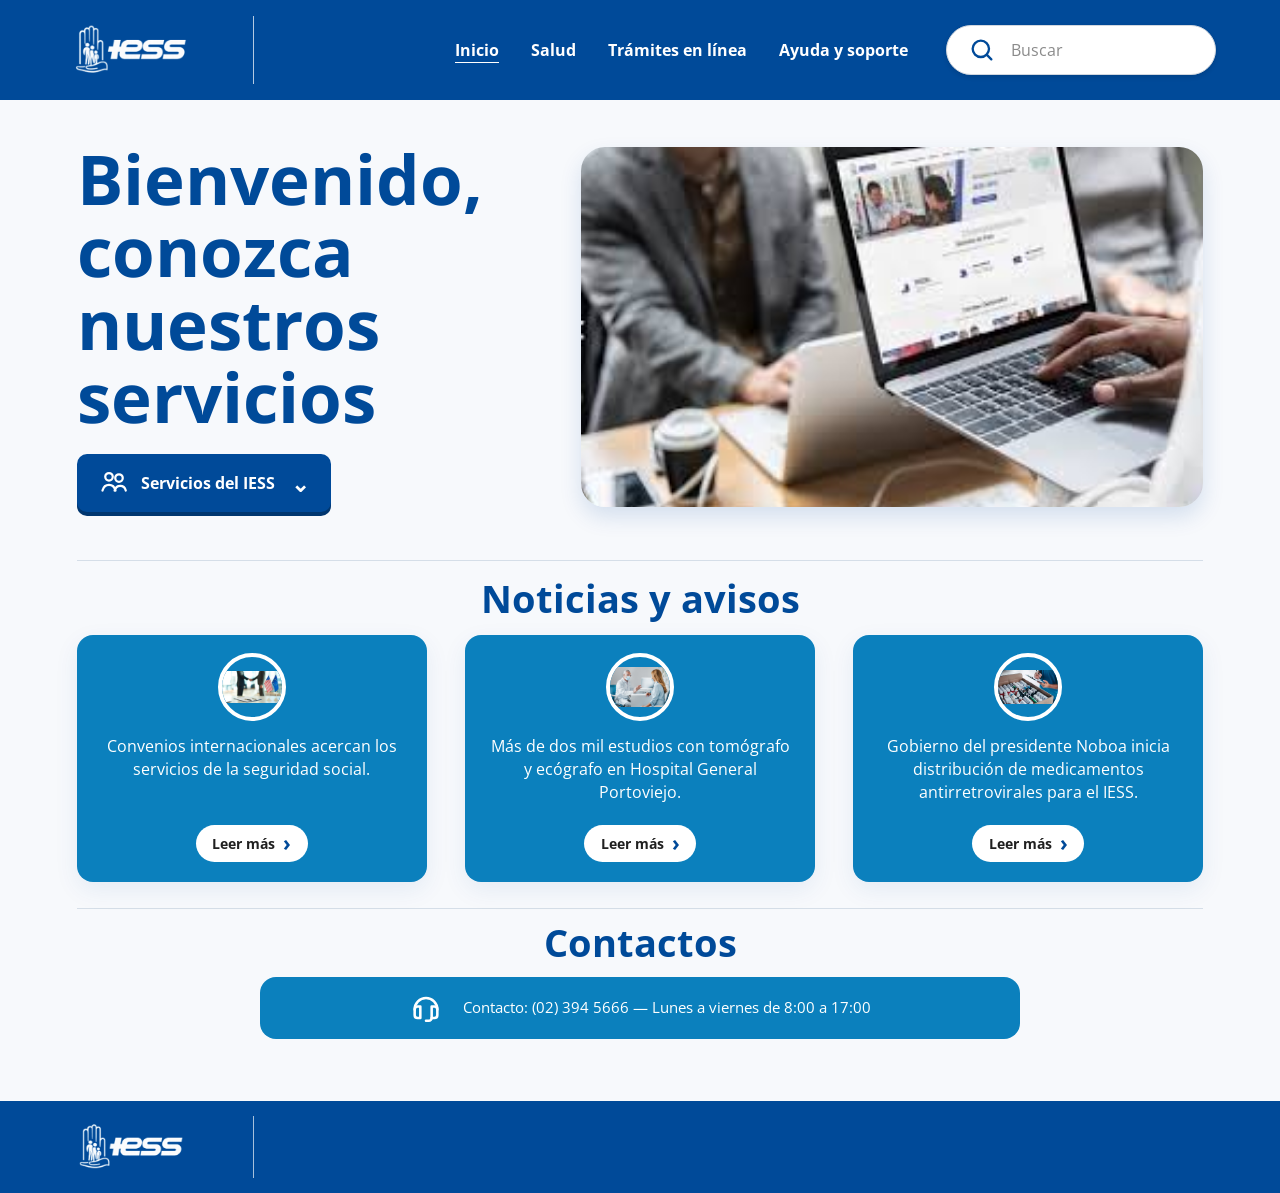
<file: index.html>
<!DOCTYPE html>
<html lang="es">
<head>
  <meta charset="UTF-8">

  <meta
    name="viewport"
    content="width=device-width, initial-scale=1.0"
  >

  <meta
    name="description"
    content="Portal principal del IESS con servicios, noticias y canales de contacto."
  >

  <meta
    name="author"
    content="Erick Moreno, Jorge Rueda y Marielena Vásquez"
  >

  <title>Página de inicio | IESS</title>

  <link rel="preconnect" href="https://fonts.googleapis.com">

  <link
    rel="preconnect"
    href="https://fonts.gstatic.com"
    crossorigin
  >

  <link
    href="https://fonts.googleapis.com/css2?family=Open+Sans:wght@400;600;700&display=swap"
    rel="stylesheet"
  >

  <link rel="stylesheet" href="./css/styles.css">
</head>

<body>

  <a class="skip-link" href="#contenido">
    Saltar al contenido principal
  </a>

  <div class="page-shell">

    <header class="site-header">

      <a
        class="brand"
        href="./index.html"
        aria-label="Ir a la página de inicio"
      >
        <img
          src="./img/Iess.png"
          alt="Logo del IESS"
        >
      </a>

      <nav
        class="desktop-nav"
        aria-label="Navegación principal"
      >
        <ul>

          <li>
            <a
              href="./index.html"
              aria-current="page"
            >
              Inicio
            </a>
          </li>

          <li>
            <a href="./pages/marielenavasquez-salud.html">
              Salud
            </a>
          </li>

          <li>
            <a href="./pages/tramites-en-linea.html">
              Trámites en línea
            </a>
          </li>

          <li>
            <a href="./pages/ayuda-y-soporte.html">
              Ayuda y soporte
            </a>
          </li>

        </ul>
      </nav>

      <!-- BUSCADOR DEL ENCABEZADO -->

      <form
        class="header-search"
        role="search"
        action="#"
        method="get"
      >

        <button
          type="submit"
          aria-label="Realizar búsqueda"
        >
          <svg viewBox="0 0 24 24" aria-hidden="true">
            <circle cx="11" cy="11" r="7"></circle>
            <path d="m20 20-4-4"></path>
          </svg>
        </button>

        <label
          class="visually-hidden"
          for="busqueda"
        >
          Buscar
        </label>

        <input
          type="search"
          id="busqueda"
          name="busqueda"
          placeholder="Buscar"
          autocomplete="off"
        >

      </form>

    </header>


    <main id="contenido">

      <!-- PORTADA -->

      <section class="hero-section">

        <div class="hero-content">

          <h1>
            Bienvenido,<br>
            conozca<br>
            nuestros<br>
            servicios
          </h1>

          <details class="services-menu">
            <summary class="hero-button">
              <svg viewBox="0 0 24 24" aria-hidden="true">
                <circle cx="8" cy="7" r="3"></circle>
                <circle cx="16" cy="8" r="3"></circle>
                <path d="M2.8 18c.8-3 2.8-4.5 5.2-4.5s4.4 1.5 5.2 4.5"></path>
                <path d="M12.5 18c.7-2.4 2.2-3.7 4.5-3.7 2.2 0 3.8 1.3 4.4 3.7"></path>
              </svg>
              <span>Servicios del IESS</span>
              <span class="services-chevron" aria-hidden="true">⌄</span>
            </summary>

            <nav class="services-panel" aria-label="Todos los servicios del IESS">
              <a href="./pages/jorgerueda-afiliados.html">Afiliados</a>
              <a href="./pages/marielenavasquez-salud.html">Salud</a>
              <a href="./pages/tramites-en-linea.html">Trámites en línea</a>
              <a href="./pages/pensionistas.html">Pensionistas</a>
              <a href="./pages/empleadores.html">Empleadores</a>
              <a href="./pages/consultas.html">Consultas</a>
              <a href="./pages/atencion-ciudadana.html">Atención ciudadana</a>
              <a href="./pages/contacto.html">Contacto</a>
              <a href="./pages/noticias-y-avisos.html">Noticias y avisos</a>
              <a href="./pages/ayuda-y-soporte.html">Ayuda y soporte</a>
            </nav>
          </details>

        </div>

        <div class="hero-image">

          <img
            src="./img/01_banner_principal.jpeg"
            alt="Persona consultando los servicios digitales del IESS"
          >

        </div>

      </section>

      <div
        class="section-divider"
        aria-hidden="true"
      ></div>


      <section
        class="news-section"
        aria-labelledby="news-title"
      >

        <h2 id="news-title">
          Noticias y avisos
        </h2>

        <div class="news-grid">


          <article class="news-card">

            <img
              src="./img/02_noticia_convenios.jpeg"
              alt="Convenios internacionales"
            >

            <p>
              Convenios internacionales acercan los servicios
              de la seguridad social.
            </p>

            <a href="#">
              Leer más

              <span aria-hidden="true">
                ›
              </span>
            </a>

          </article>



          <article class="news-card">

            <img
              src="./img/03_noticia_hospital.jpeg"
              alt="Atención hospitalaria"
            >

            <p>
              Más de dos mil estudios con tomógrafo y ecógrafo
              en Hospital General Portoviejo.
            </p>

            <a href="#">
              Leer más

              <span aria-hidden="true">
                ›
              </span>
            </a>

          </article>



          <article class="news-card">

            <img
              src="./img/04_noticia_medicamentos.avif"
              alt="Distribución de medicamentos"
            >

            <p>
              Gobierno del presidente Noboa inicia distribución
              de medicamentos antirretrovirales para el IESS.
            </p>

            <a href="#">
              Leer más

              <span aria-hidden="true">
                ›
              </span>
            </a>

          </article>

        </div>

      </section>

      <div
        class="section-divider"
        aria-hidden="true"
      ></div>

      <section
        class="contact-section"
        aria-labelledby="contact-title"
      >

        <h2 id="contact-title">
          Contactos
        </h2>

        <div class="contact-box">

          <svg
            viewBox="0 0 24 24"
            aria-hidden="true"
          >
            <path d="M4 13a8 8 0 0 1 16 0"></path>

            <path
              d="M4 13v4a2 2 0 0 0 2 2h2v-8H6a2 2 0 0 0-2 2z"
            ></path>

            <path
              d="M20 13v4a2 2 0 0 1-2 2h-2v-8h2a2 2 0 0 1 2 2z"
            ></path>

            <path d="M16 19c0 1.1-.9 2-2 2h-2"></path>
          </svg>

          <p>
            Contacto: (02) 394 5666 — Lunes a viernes de 8:00 a 17:00
          </p>

        </div>

      </section>

    </main>


    <footer class="site-footer">

      <div class="footer-brand">

        <img
          src="./img/Iess.png"
          alt="Logo del IESS"
        >

      </div>

    </footer>

  </div>


  <nav
    class="mobile-nav"
    aria-label="Navegación móvil"
  >

    <a
      href="./index.html"
      aria-current="page"
    >
      <svg viewBox="0 0 24 24" aria-hidden="true">
        <path d="m3 11 9-8 9 8"></path>
        <path d="M5 10v10h14V10M9 20v-6h6v6"></path>
      </svg>

      <span>
        Inicio
      </span>
    </a>

    <a href="./pages/marielenavasquez-salud.html">

      <svg viewBox="0 0 24 24" aria-hidden="true">
        <path d="M3 12h4l2-5 4 10 2-5h6"></path>

        <path
          d="M20 5c-2-2-5-2-7 0l-1 1-1-1C9 3 6 3 4 5c-3 3-2 8 1 11l7 6 7-6c3-3 4-8 1-11z"
        ></path>
      </svg>

      <span>
        Salud
      </span>
    </a>

    <a href="./pages/tramites-en-linea.html">

      <svg viewBox="0 0 24 24" aria-hidden="true">
        <path d="M3 6h18v12H3z"></path>
        <path d="M8 10h8M8 14h5"></path>
      </svg>

      <span>
        Trámites
      </span>
    </a>

    <a href="./pages/ayuda-y-soporte.html">

      <svg viewBox="0 0 24 24" aria-hidden="true">
        <circle cx="12" cy="12" r="9"></circle>

        <path
          d="M9.7 9a2.4 2.4 0 1 1 3.5 2.1c-.8.4-1.2 1-1.2 1.9M12 17h.01"
        ></path>
      </svg>

      <span>
        Ayuda
      </span>
    </a>

  </nav>

</body>
</html>
</file>
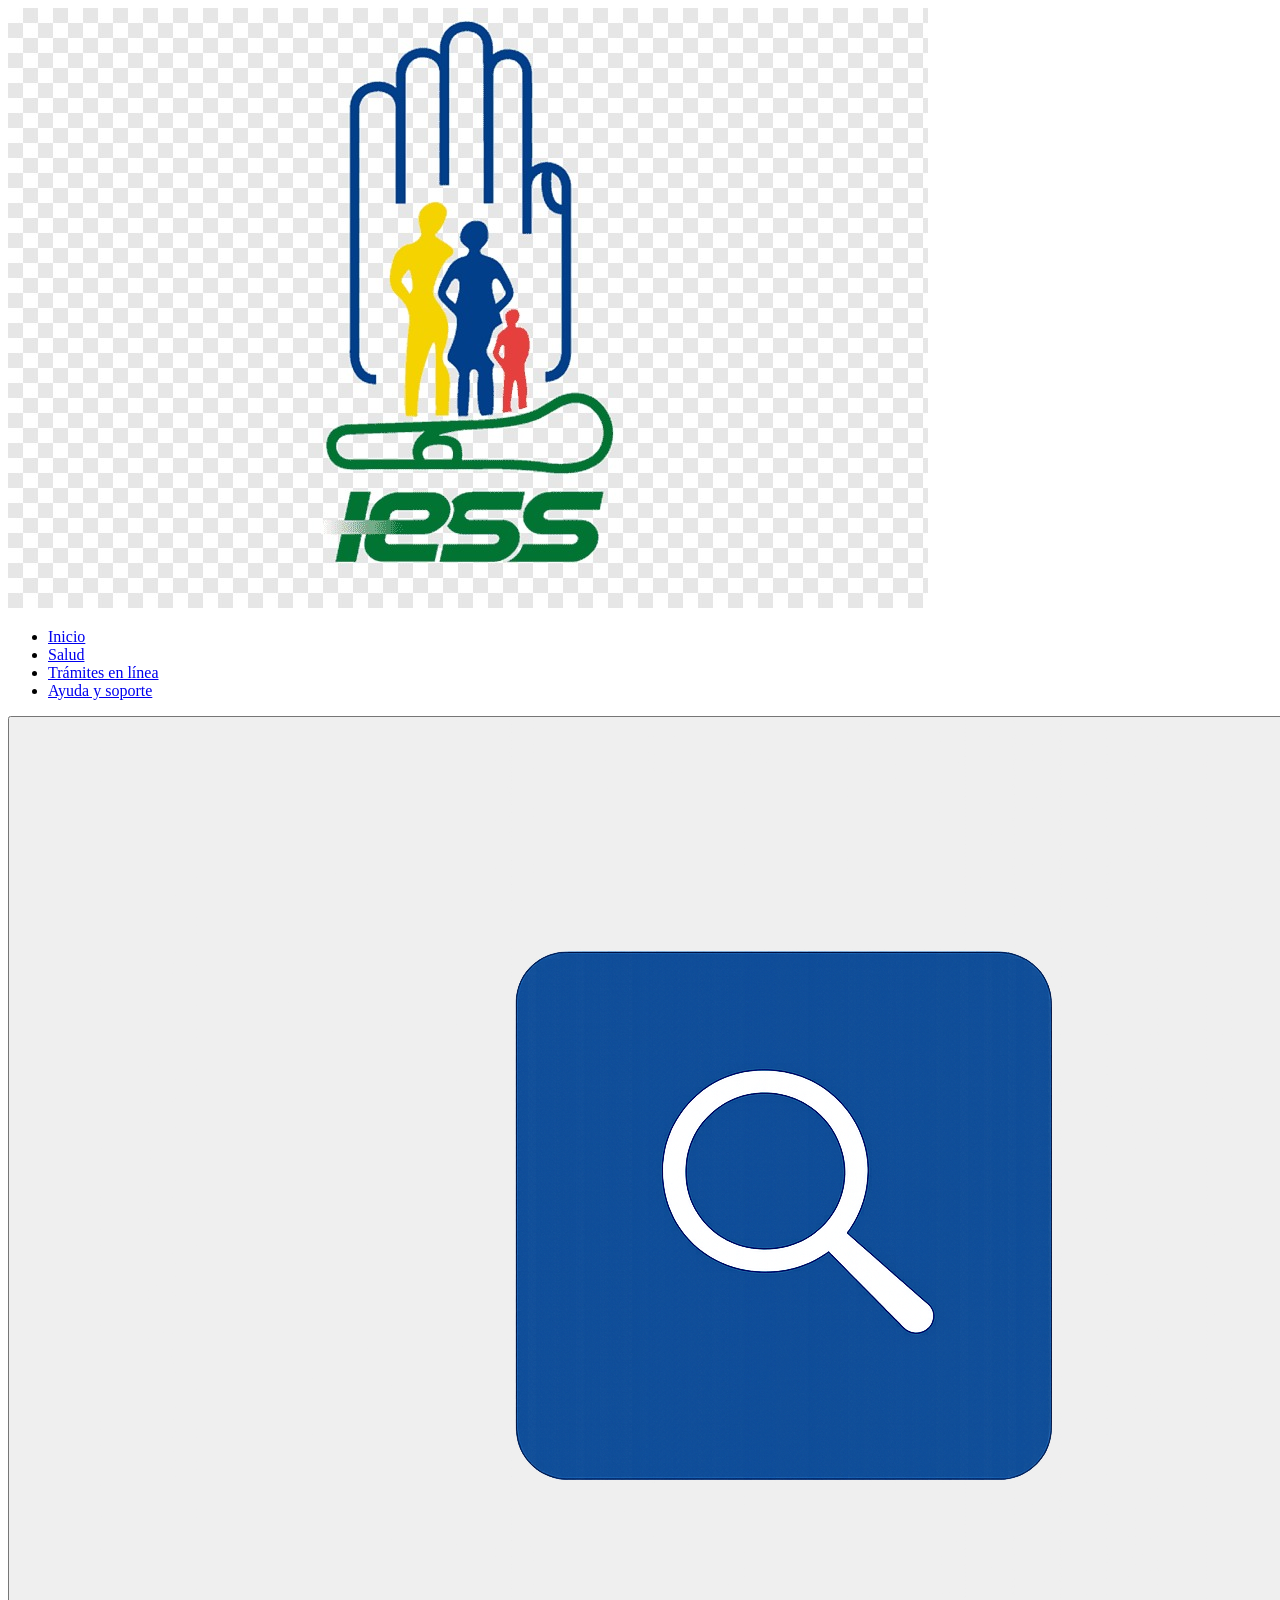
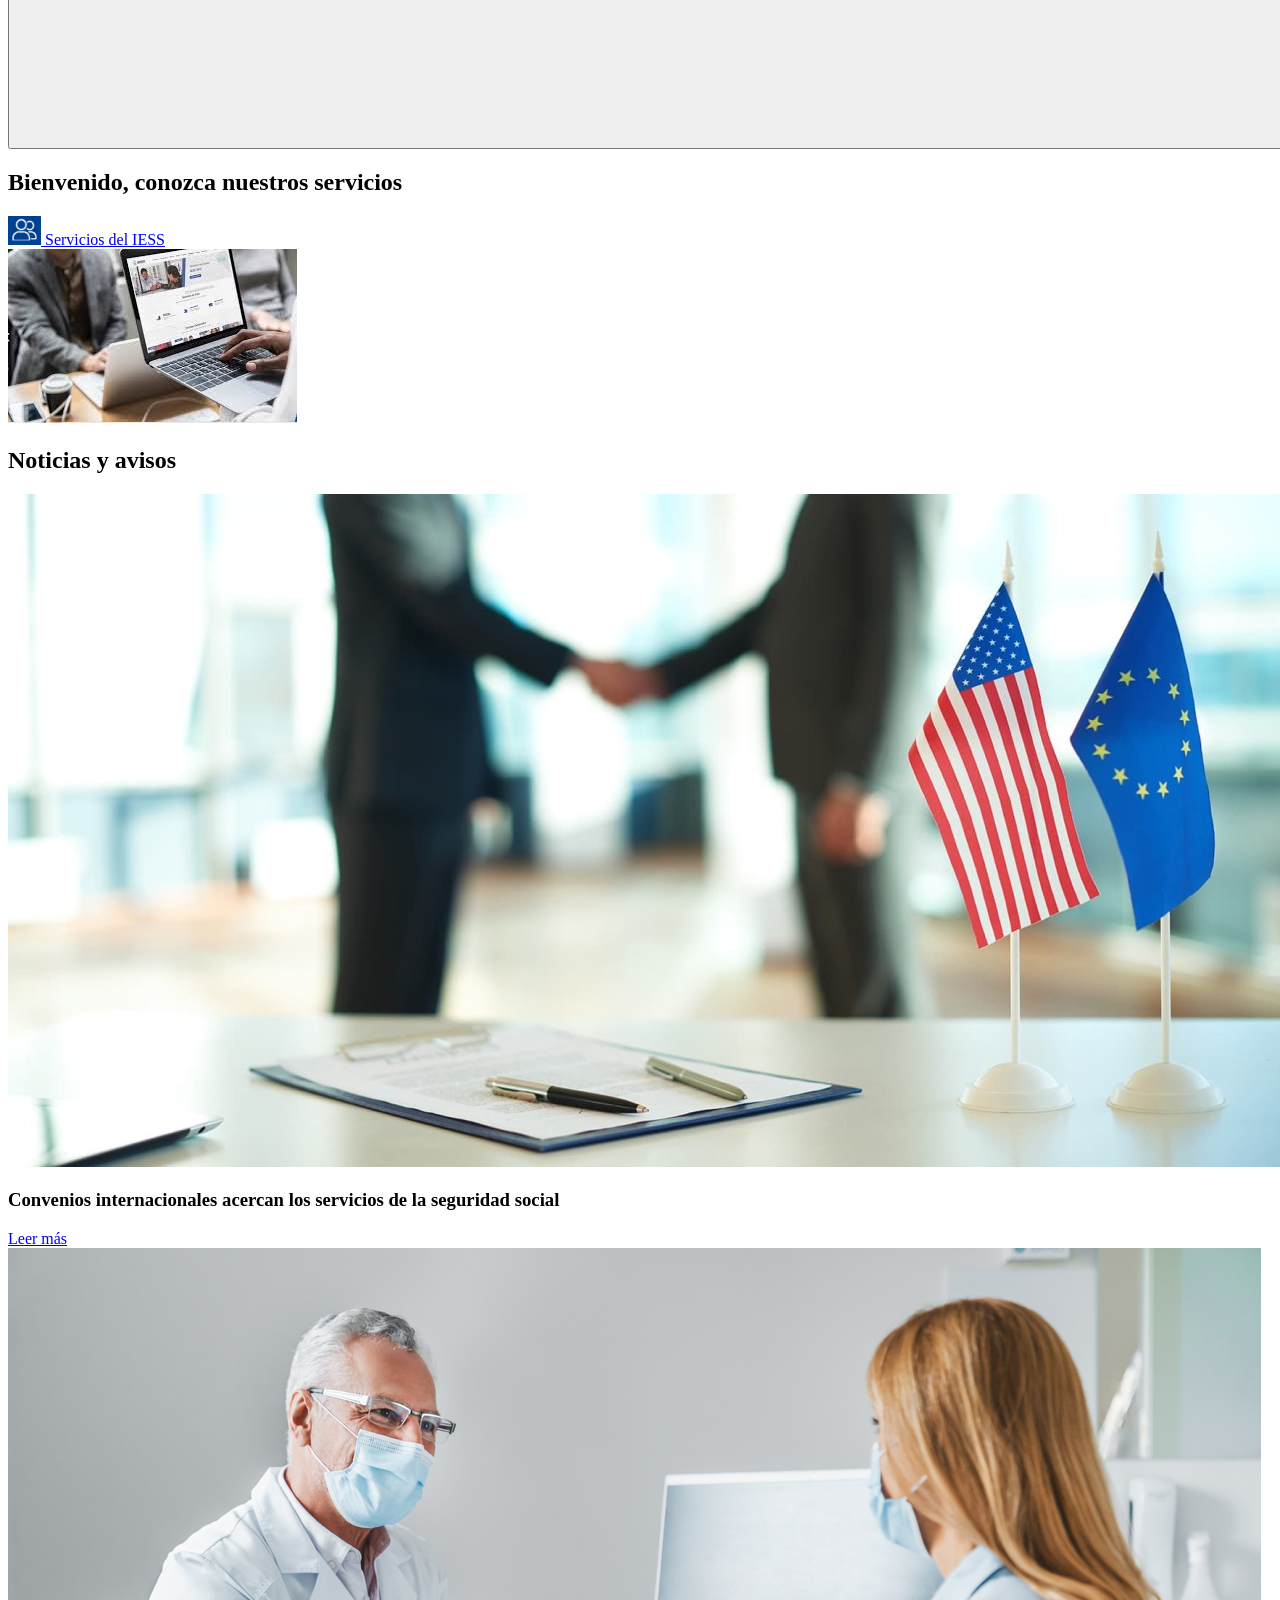
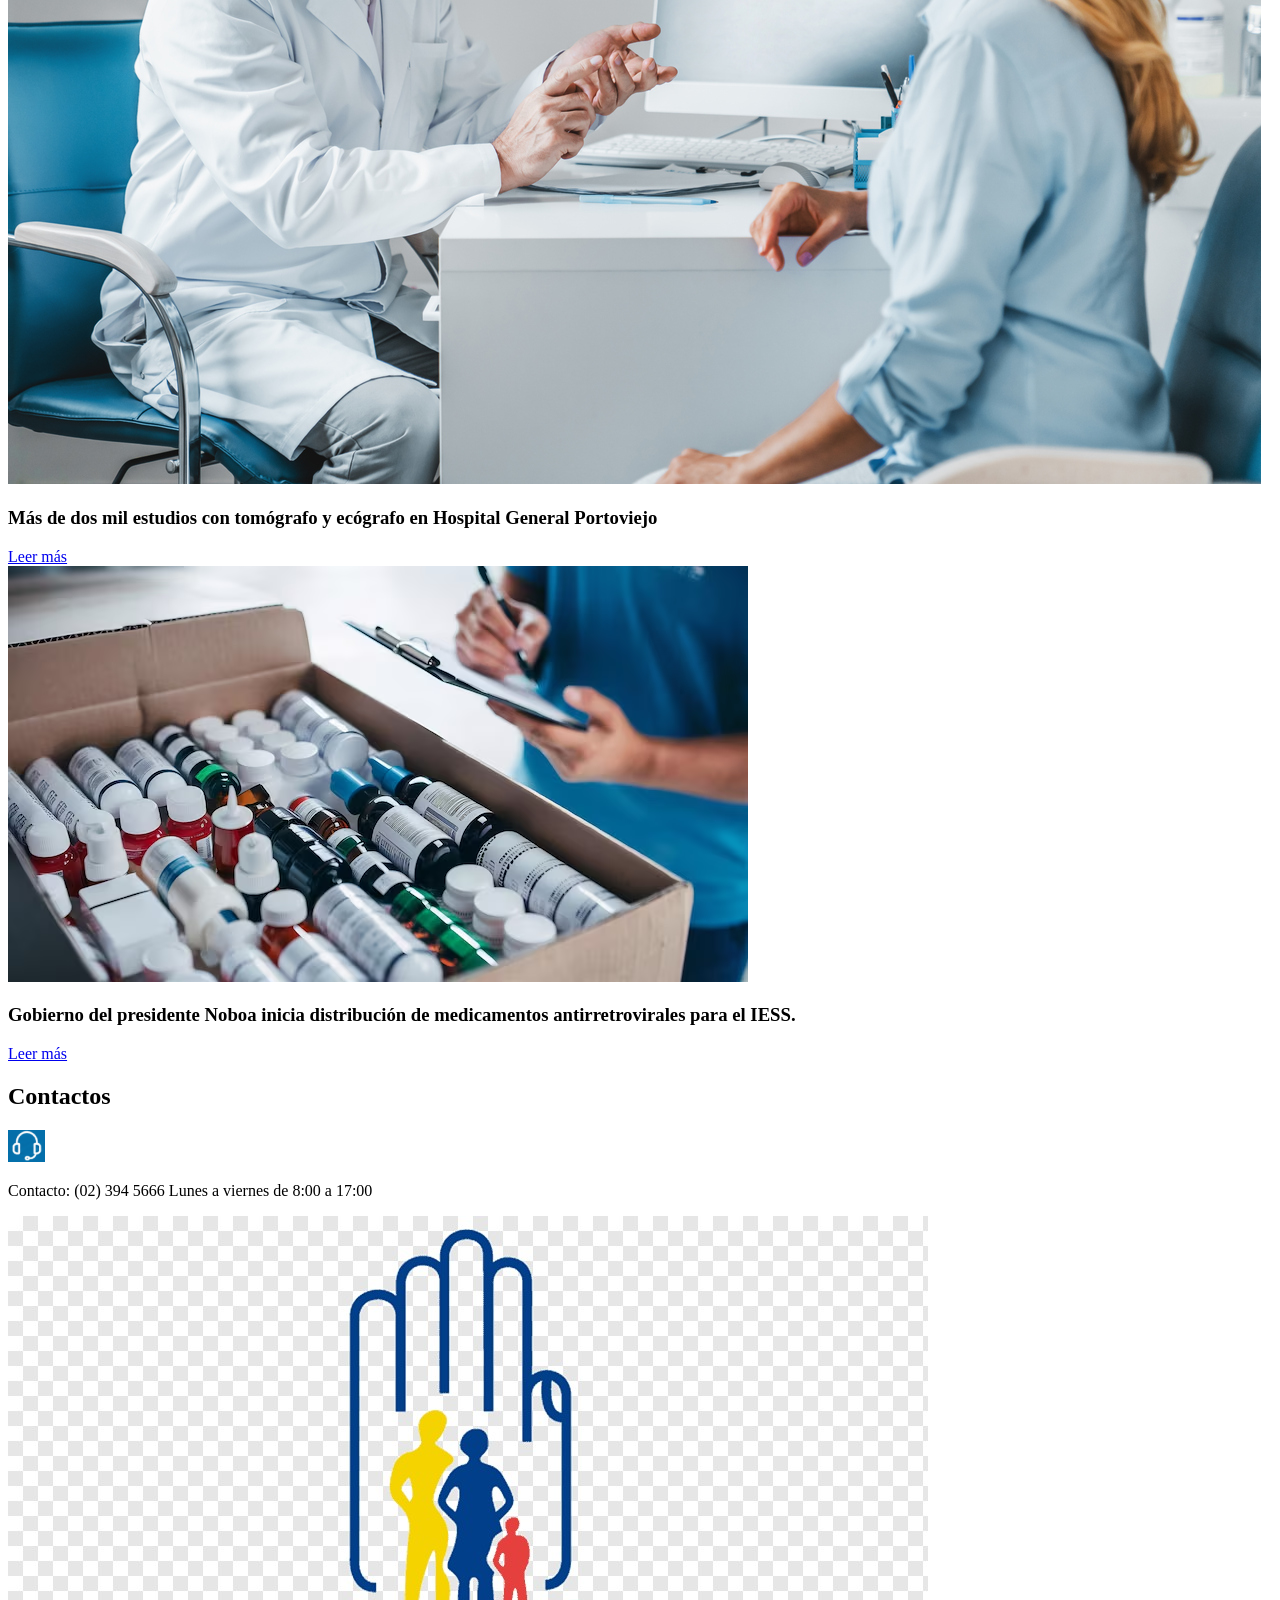
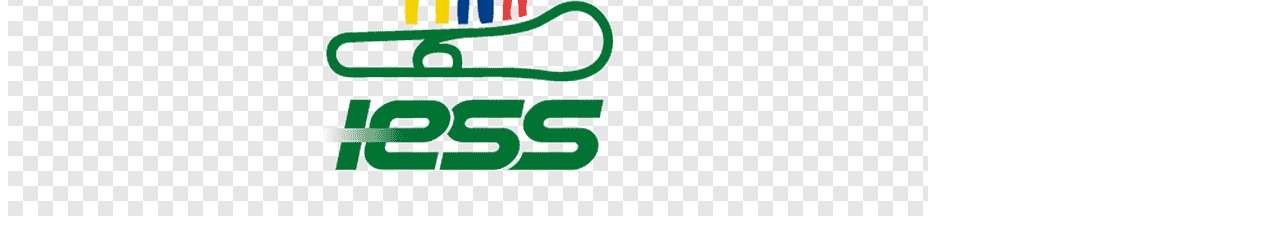
<file: page/Pagina_inicio.html>
<!DOCTYPE html>
<html lang="es">
<head>
  <meta charset="UTF-8">
  <meta name="viewport" content="width=device-width, initial-scale=1.0">
  <title>Página de Inicio - IESS</title>
</head>
<body>

  <header>
    <a href="#" aria-label="Ir a la página de inicio del IESS">
        <img src="../img/05_logo.jpeg" alt="Logo Instituto Ecuatoriano de Seguridad Social">
    </a>

    <nav aria-label="Navegación principal">
      <ul>
        <li><a href="#">Inicio</a></li>
        <li><a href="#">Salud</a></li>
        <li><a href="#">Trámites en línea</a></li>
        <li><a href="#">Ayuda y soporte</a></li>
      </ul>
    </nav>

    <button type="button" aria-label="Buscar en el sitio web">
      <img src="../img/07_icono_busqueda.png" alt="" aria-hidden="true">
    </button>
  </header>

  <main>

    <section aria-labelledby="titulo-bienvenida">
      <div>
        <h1 id="titulo-bienvenida">Bienvenido, conozca nuestros servicios</h1>
        <a href="#">
          <img src="../img/08_icono_servicios.png" alt="" aria-hidden="true">
          Servicios del IESS
        </a>
      </div>
      <div>
        <img src="../img/01_banner_principal.jpeg" alt="Persona utilizando la plataforma de trámites del IESS en una computadora portátil">
      </div>
    </section>

   <section aria-labelledby="titulo-noticias">
      <h2 id="titulo-noticias">Noticias y avisos</h2>

      <div>
        <article>
          <img src="../img/02_noticia_convenios.jpeg" alt="Representantes firmando un convenio internacional">
          <h3>Convenios internacionales acercan los servicios de la seguridad social</h3>
          <a href="#" aria-label="Leer más sobre convenios internacionales">Leer más</a>
        </article>

        <article>
          <img src="../img/03_noticia_hospital.jpeg" alt="Doctor atendiendo a una paciente en consulta médica">
          <h3>Más de dos mil estudios con tomógrafo y ecógrafo en Hospital General Portoviejo</h3>
          <a href="#" aria-label="Leer más sobre estudios con tomógrafo en Portoviejo">Leer más</a>
        </article>

        <article>
          <img src="../img/04_noticia_medicamentos.avif" alt="Cajas de medicamentos antirretrovirales en stock">
          <h3>Gobierno del presidente Noboa inicia distribución de medicamentos antirretrovirales para el IESS.</h3>
          <a href="#" aria-label="Leer más sobre distribución de medicamentos antirretrovirales">Leer más</a>
        </article>
      </div>
    </section>

    <section aria-labelledby="titulo-contactos">
      <h2 id="titulo-contactos">Contactos</h2>
      <div>
        <img src="../img/09_icono_contacto.png" alt="" aria-hidden="true">
        <p>Contacto: (02) 394 5666 Lunes a viernes de 8:00 a 17:00</p>
      </div>
    </section>

  </main>

  <footer>
    <a href="#" aria-label="Ir a la página de inicio del IESS">
      <img src="../img/05_logo.jpeg" alt="Logo Instituto Ecuatoriano de Seguridad Social">
    </a>
  </footer>

</body>
</html>
</file>
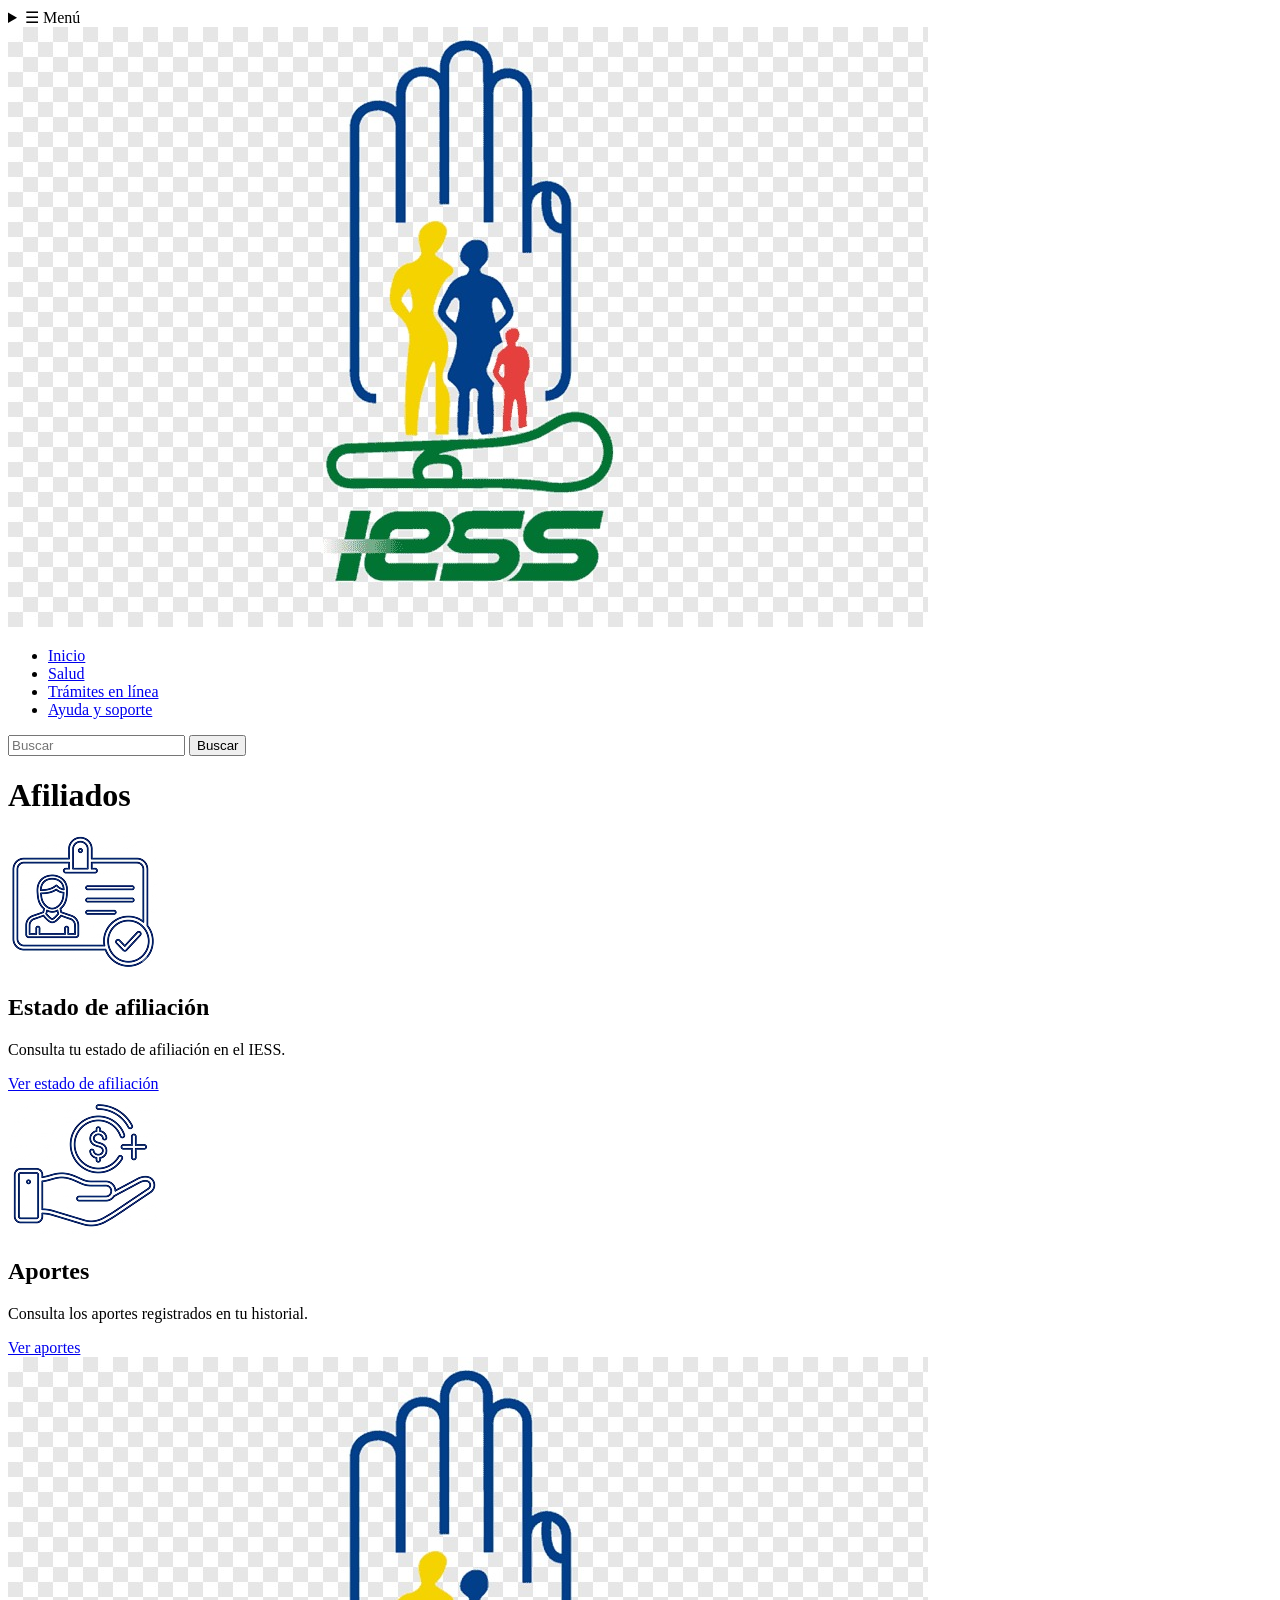
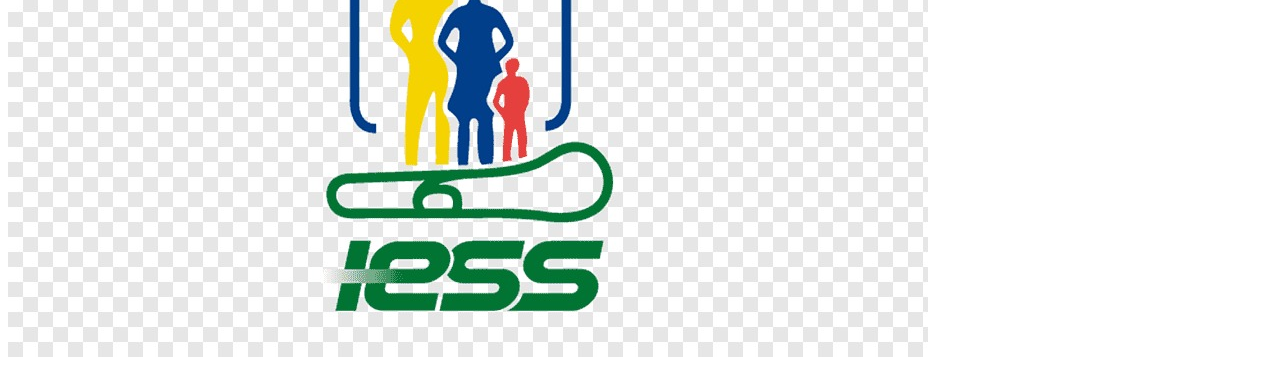
<file: pages/afiliados.html>
<!DOCTYPE html>
<html lang="es">
<head>
  <meta charset="UTF-8">
  <title>Afiliados - IESS</title>
</head>
<body>

  <header>

    <details>
      <summary>☰ Menú</summary>
      <nav>
        <ul>
          <li><a href="./afiliados.html">Afiliados</a></li>
          <li><a href="./pensionistas.html">Pensionistas</a></li>
          <li><a href="./empleadores.html">Empleadores</a></li>
          <li><a href="./atencion-ciudadana.html">Atención ciudadana</a></li>
          <li><a href="./noticias-y-avisos.html">Noticias y avisos</a></li>
          <li><a href="./consultas.html">Consultas</a></li>
          <li><a href="./contacto.html">Contacto</a></li>
        </ul>
      </nav>
    </details>

    <img src="../img/05_logo.jpeg" alt="Logo IESS">

    <nav>
      <ul>
        <li><a href="../index.html">Inicio</a></li>
        <li><a href="./marielenavasquez-salud.html">Salud</a></li>
        <li><a href="./tramites-en-linea.html">Trámites en línea</a></li>
        <li><a href="./ayuda-y-soporte.html">Ayuda y soporte</a></li>
      </ul>
    </nav>

    <form action="#" method="get">
      <input type="search" placeholder="Buscar">
      <button type="submit">Buscar</button>
    </form>

  </header>

  <main>

    <h1>Afiliados</h1>

    <section>

      <article>
        <img src="../img/estado de afiliacion.png" alt="Ícono de estado de afiliación">

        <h2>Estado de afiliación</h2>

        <p>Consulta tu estado de afiliación en el IESS.</p>

        <a href="#">Ver estado de afiliación</a>
      </article>

      <article>
        <img src="../img/aportes.png" alt="Ícono de aportes">

        <h2>Aportes</h2>

        <p>Consulta los aportes registrados en tu historial.</p>

        <a href="#">Ver aportes</a>
      </article>

    </section>

  </main>

  <footer>

    <img src="../img/05_logo.jpeg" alt="Logo IESS">

  </footer>

</body>
</html>
</file>
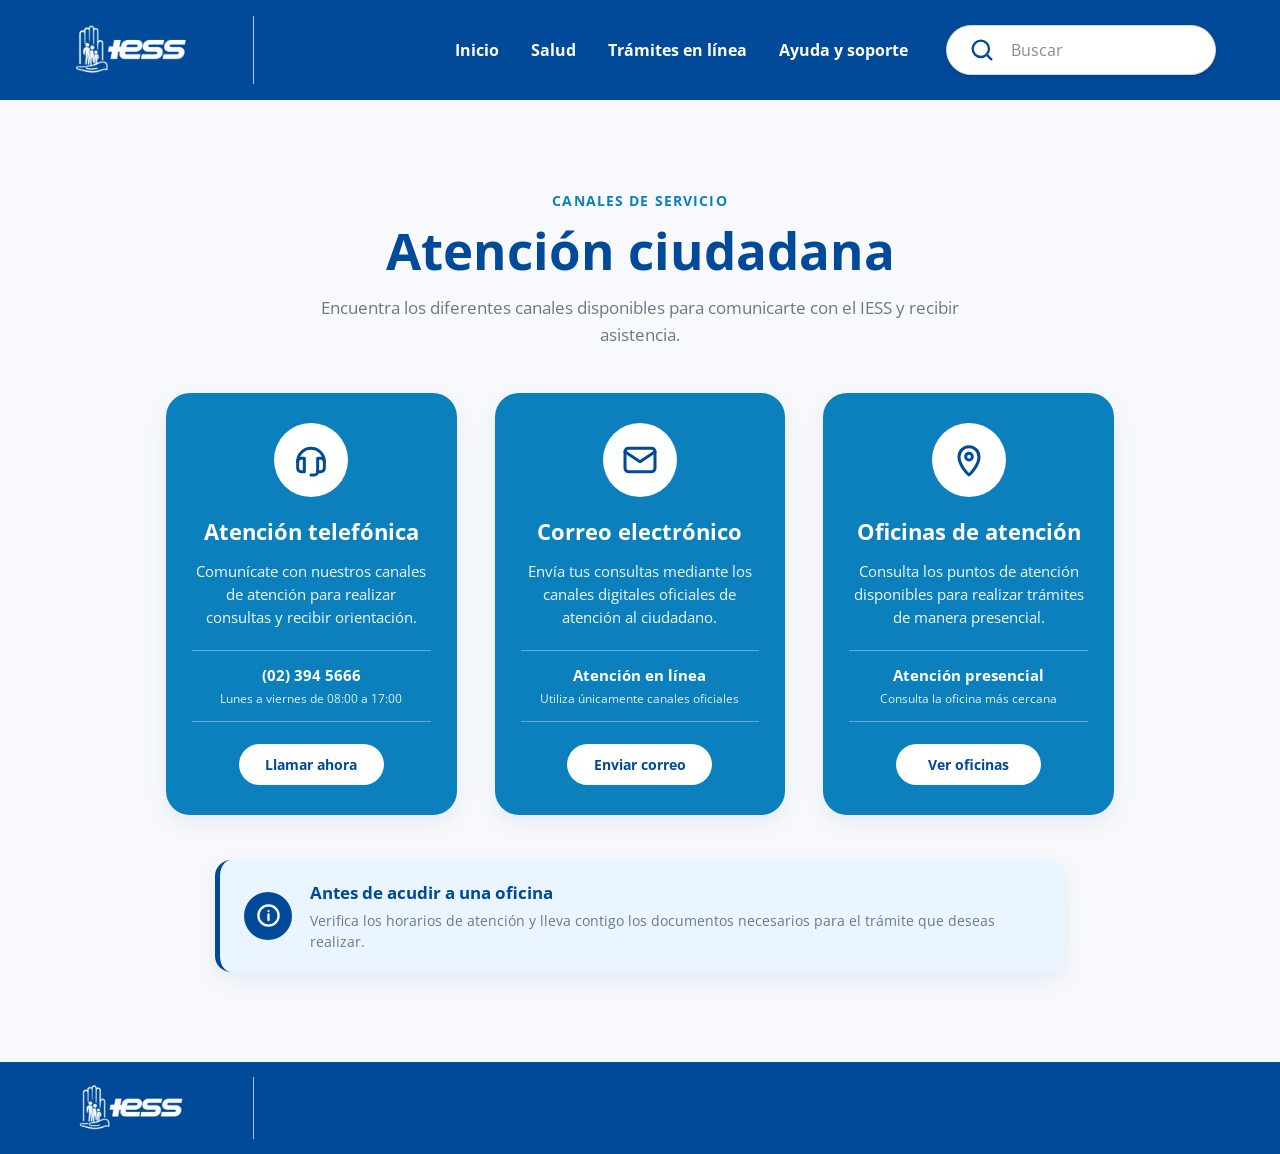
<file: pages/atencion-ciudadana.html>
<!DOCTYPE html>
<html lang="es">
<head>
  <meta charset="UTF-8">

  <meta
    name="viewport"
    content="width=device-width, initial-scale=1.0"
  >

  <meta
    name="description"
    content="Canales de atención ciudadana del Instituto Ecuatoriano de Seguridad Social."
  >

  <meta
    name="author"
    content="Erick Moreno, Jorge Rueda y Marielena Vásquez"
  >

  <title>Atención ciudadana | IESS</title>

  <link rel="preconnect" href="https://fonts.googleapis.com">

  <link
    rel="preconnect"
    href="https://fonts.gstatic.com"
    crossorigin
  >

  <link
    href="https://fonts.googleapis.com/css2?family=Open+Sans:wght@400;600;700&display=swap"
    rel="stylesheet"
  >

  <!-- Hoja general del proyecto -->
  <link
    rel="stylesheet"
    href="../css/styles.css"
  >
</head>

<body>

  <div class="page-shell">

    <!-- =====================================================
         HEADER GENERAL
    ====================================================== -->

    <header class="site-header">

      <a
        class="brand"
        href="../index.html"
        aria-label="Ir al inicio"
      >
        <img
          src="../img/Iess.png"
          alt="Logo del IESS"
        >
      </a>

      <nav
        class="desktop-nav"
        aria-label="Navegación principal"
      >
        <ul>

          <li>
            <a href="../index.html">
              Inicio
            </a>
          </li>

          <li>
            <a href="./marielenavasquez-salud.html">
              Salud
            </a>
          </li>

          <li>
            <a href="./tramites-en-linea.html">
              Trámites en línea
            </a>
          </li>

          <li>
            <a href="./ayuda-y-soporte.html">
              Ayuda y soporte
            </a>
          </li>

        </ul>
      </nav>

      <!-- BUSCADOR GENERAL -->

      <form
        class="header-search"
        role="search"
      >

        <button
          type="submit"
          aria-label="Buscar"
        >
          <svg
            viewBox="0 0 24 24"
            aria-hidden="true"
          >
            <circle
              cx="11"
              cy="11"
              r="7"
            ></circle>

            <path d="m20 20-4-4"></path>
          </svg>
        </button>

        <label
          for="busqueda-atencion"
          class="visually-hidden"
        >
          Buscar
        </label>

        <input
          type="search"
          id="busqueda-atencion"
          name="busqueda"
          placeholder="Buscar"
          autocomplete="off"
        >

      </form>

    </header>

    <!-- =====================================================
         CONTENIDO
    ====================================================== -->

    <main class="atencion-main">

      <section class="atencion-page">

        <!-- =================================================
             TÍTULO
        ================================================== -->

        <div class="atencion-heading">

          <p class="atencion-eyebrow">
            Canales de servicio
          </p>

          <h1>
            Atención ciudadana
          </h1>

          <p>
            Encuentra los diferentes canales disponibles
            para comunicarte con el IESS y recibir asistencia.
          </p>

        </div>

        <!-- =================================================
             TARJETAS
        ================================================== -->

        <div class="atencion-grid">

          <!-- TELÉFONO -->

          <article class="atencion-card">

            <div class="atencion-icon">

              <svg
                viewBox="0 0 24 24"
                aria-hidden="true"
              >
                <path
                  d="M4 13a8 8 0 0 1 16 0"
                ></path>

                <path
                  d="M4 13v4a2 2 0 0 0 2 2h2v-8H6a2 2 0 0 0-2 2z"
                ></path>

                <path
                  d="M20 13v4a2 2 0 0 1-2 2h-2v-8h2a2 2 0 0 1 2 2z"
                ></path>

                <path
                  d="M16 19c0 1.1-.9 2-2 2h-2"
                ></path>
              </svg>

            </div>

            <h2>
              Atención telefónica
            </h2>

            <p>
              Comunícate con nuestros canales de atención
              para realizar consultas y recibir orientación.
            </p>

            <div class="atencion-info">
              <strong>
                (02) 394 5666
              </strong>

              <span>
                Lunes a viernes de 08:00 a 17:00
              </span>
            </div>

            <a
              href="tel:023945666"
              class="atencion-button"
            >
              Llamar ahora
            </a>

          </article>

          <!-- CORREO -->

          <article class="atencion-card">

            <div class="atencion-icon">

              <svg
                viewBox="0 0 24 24"
                aria-hidden="true"
              >
                <rect
                  x="3"
                  y="5"
                  width="18"
                  height="14"
                  rx="2"
                ></rect>

                <path
                  d="m3 7 9 6 9-6"
                ></path>
              </svg>

            </div>

            <h2>
              Correo electrónico
            </h2>

            <p>
              Envía tus consultas mediante los canales
              digitales oficiales de atención al ciudadano.
            </p>

            <div class="atencion-info">
              <strong>
                Atención en línea
              </strong>

              <span>
                Utiliza únicamente canales oficiales
              </span>
            </div>

            <a
              href="mailto:contacto@iess.gob.ec"
              class="atencion-button"
            >
              Enviar correo
            </a>

          </article>

          <!-- OFICINAS -->

          <article class="atencion-card">

            <div class="atencion-icon">

              <svg
                viewBox="0 0 24 24"
                aria-hidden="true"
              >
                <path
                  d="M12 21s6-5.4 6-11a6 6 0 1 0-12 0c0 5.6 6 11 6 11z"
                ></path>

                <circle
                  cx="12"
                  cy="10"
                  r="2"
                ></circle>
              </svg>

            </div>

            <h2>
              Oficinas de atención
            </h2>

            <p>
              Consulta los puntos de atención disponibles
              para realizar trámites de manera presencial.
            </p>

            <div class="atencion-info">
              <strong>
                Atención presencial
              </strong>

              <span>
                Consulta la oficina más cercana
              </span>
            </div>

            <a
              href="#oficinas"
              class="atencion-button"
            >
              Ver oficinas
            </a>

          </article>

        </div>

        <!-- =================================================
             INFORMACIÓN COMPLEMENTARIA
        ================================================== -->

        <section
          class="atencion-extra"
          id="oficinas"
        >

          <div class="atencion-extra-icon">

            <svg
              viewBox="0 0 24 24"
              aria-hidden="true"
            >
              <circle
                cx="12"
                cy="12"
                r="9"
              ></circle>

              <path d="M12 11v5"></path>

              <path d="M12 8h.01"></path>
            </svg>

          </div>

          <div>

            <h2>
              Antes de acudir a una oficina
            </h2>

            <p>
              Verifica los horarios de atención y lleva
              contigo los documentos necesarios para el trámite
              que deseas realizar.
            </p>

          </div>

        </section>

      </section>

    </main>

    <!-- =====================================================
         FOOTER
    ====================================================== -->

    <footer class="site-footer">

      <div class="footer-brand">

        <img
          src="../img/Iess.png"
          alt="Logo del IESS"
        >

      </div>

    </footer>

  </div>

  <nav class="mobile-nav" aria-label="Navegación móvil">
    <a href="../index.html">
      <svg viewBox="0 0 24 24" aria-hidden="true"><path d="m3 11 9-8 9 8"></path><path d="M5 10v10h14V10M9 20v-6h6v6"></path></svg>
      <span>Inicio</span>
    </a>
    <a href="./marielenavasquez-salud.html">
      <svg viewBox="0 0 24 24" aria-hidden="true"><path d="M3 12h4l2-5 4 10 2-5h6"></path><path d="M20 5c-2-2-5-2-7 0l-1 1-1-1C9 3 6 3 4 5c-3 3-2 8 1 11l7 6 7-6c3-3 4-8 1-11z"></path></svg>
      <span>Salud</span>
    </a>
    <a href="./tramites-en-linea.html">
      <svg viewBox="0 0 24 24" aria-hidden="true"><path d="M3 6h18v12H3z"></path><path d="M8 10h8M8 14h5"></path></svg>
      <span>Trámites</span>
    </a>
    <a href="./ayuda-y-soporte.html">
      <svg viewBox="0 0 24 24" aria-hidden="true"><circle cx="12" cy="12" r="9"></circle><path d="M9.7 9a2.4 2.4 0 1 1 3.5 2.1c-.8.4-1.2 1-1.2 1.9M12 17h.01"></path></svg>
      <span>Ayuda</span>
    </a>
  </nav>

</body>
</html>
</file>
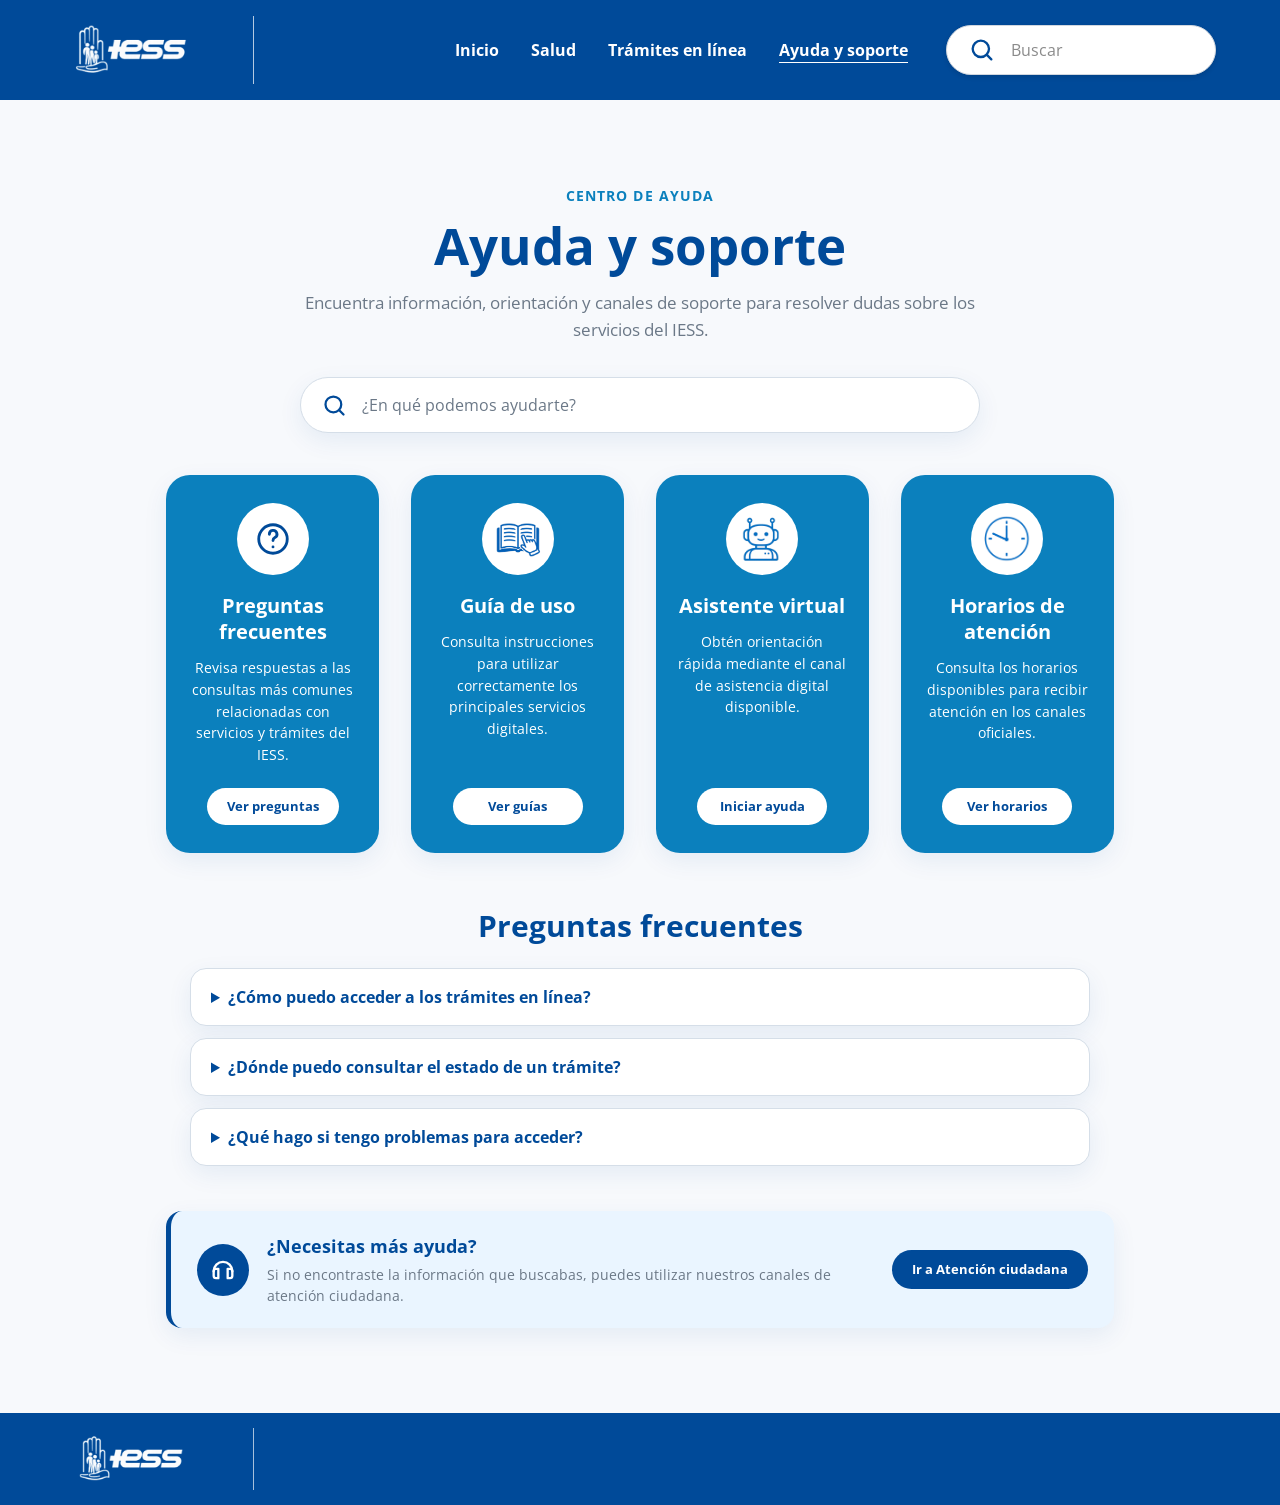
<file: pages/ayuda-y-soporte.html>
<!DOCTYPE html>
<html lang="es">
<head>
  <meta charset="UTF-8">

  <meta
    name="viewport"
    content="width=device-width, initial-scale=1.0"
  >

  <meta
    name="description"
    content="Ayuda y soporte del Instituto Ecuatoriano de Seguridad Social."
  >

  <meta
    name="author"
    content="Erick Moreno, Jorge Rueda y Marielena Vásquez"
  >

  <title>Ayuda y soporte | IESS</title>

  <link rel="preconnect" href="https://fonts.googleapis.com">

  <link
    rel="preconnect"
    href="https://fonts.gstatic.com"
    crossorigin
  >

  <link
    href="https://fonts.googleapis.com/css2?family=Open+Sans:wght@400;600;700&display=swap"
    rel="stylesheet"
  >

  <link
    rel="stylesheet"
    href="../css/styles.css"
  >
</head>

<body>

  <div class="page-shell">

    <!-- =====================================================
         HEADER
    ====================================================== -->

    <header class="site-header">

      <a
        class="brand"
        href="../index.html"
        aria-label="Ir al inicio"
      >
        <img
          src="../img/Iess.png"
          alt="Logo del IESS"
        >
      </a>

      <nav
        class="desktop-nav"
        aria-label="Navegación principal"
      >
        <ul>

          <li>
            <a href="../index.html">
              Inicio
            </a>
          </li>

          <li>
            <a href="./marielenavasquez-salud.html">
              Salud
            </a>
          </li>

          <li>
            <a href="./tramites-en-linea.html">
              Trámites en línea
            </a>
          </li>

          <li>
            <a
              href="./ayuda-y-soporte.html"
              aria-current="page"
            >
              Ayuda y soporte
            </a>
          </li>

        </ul>
      </nav>

      <!-- BUSCADOR GENERAL -->

      <form
        class="header-search"
        role="search"
      >

        <button
          type="submit"
          aria-label="Buscar"
        >
          <svg
            viewBox="0 0 24 24"
            aria-hidden="true"
          >
            <circle cx="11" cy="11" r="7"></circle>
            <path d="m20 20-4-4"></path>
          </svg>
        </button>

        <label
          class="visually-hidden"
          for="busqueda-ayuda"
        >
          Buscar
        </label>

        <input
          type="search"
          id="busqueda-ayuda"
          name="busqueda"
          placeholder="Buscar"
          autocomplete="off"
        >

      </form>

    </header>

    <!-- =====================================================
         CONTENIDO
    ====================================================== -->

    <main class="ayuda-main">

      <section class="ayuda-page">

        <!-- =================================================
             TÍTULO
        ================================================== -->

        <div class="ayuda-heading">

          <p class="ayuda-eyebrow">
            Centro de ayuda
          </p>

          <h1>
            Ayuda y soporte
          </h1>

          <p>
            Encuentra información, orientación y canales de soporte
            para resolver dudas sobre los servicios del IESS.
          </p>

        </div>

        <!-- =================================================
             BUSCADOR DE AYUDA
        ================================================== -->

        <div class="ayuda-search">

          <svg
            viewBox="0 0 24 24"
            aria-hidden="true"
          >
            <circle cx="11" cy="11" r="7"></circle>
            <path d="m20 20-4-4"></path>
          </svg>

          <label
            class="visually-hidden"
            for="buscar-ayuda"
          >
            Buscar ayuda
          </label>

          <input
            type="search"
            id="buscar-ayuda"
            placeholder="¿En qué podemos ayudarte?"
          >

        </div>

        <!-- =================================================
             TARJETAS
        ================================================== -->

        <div class="ayuda-grid">

          <!-- PREGUNTAS FRECUENTES -->

          <article class="ayuda-card">

            <div class="ayuda-icon">

              <svg
                viewBox="0 0 24 24"
                aria-hidden="true"
              >
                <circle
                  cx="12"
                  cy="12"
                  r="9"
                ></circle>

                <path
                  d="M9.7 9a2.4 2.4 0 1 1 3.5 2.1c-.8.4-1.2 1-1.2 1.9"
                ></path>

                <path d="M12 17h.01"></path>
              </svg>

            </div>

            <h2>
              Preguntas frecuentes
            </h2>

            <p>
              Revisa respuestas a las consultas más comunes
              relacionadas con servicios y trámites del IESS.
            </p>

            <a
              href="#preguntas"
              class="ayuda-button"
            >
              Ver preguntas
            </a>

          </article>

          <!-- GUÍA DE USO -->

          <article class="ayuda-card">

            <div class="ayuda-icon">

              <img
                src="../img/Guía de uso.png"
                alt="Guía de uso"
              >

            </div>

            <h2>
              Guía de uso
            </h2>

            <p>
              Consulta instrucciones para utilizar correctamente
              los principales servicios digitales.
            </p>

            <a
              href="#guias"
              class="ayuda-button"
            >
              Ver guías
            </a>

          </article>

          <!-- CHATBOT -->

          <article class="ayuda-card">

            <div class="ayuda-icon">

              <img
                src="../img/ChatBot.png"
                alt="Asistente virtual"
              >

            </div>

            <h2>
              Asistente virtual
            </h2>

            <p>
              Obtén orientación rápida mediante el canal
              de asistencia digital disponible.
            </p>

            <a
              href="#asistente"
              class="ayuda-button"
            >
              Iniciar ayuda
            </a>

          </article>

          <!-- HORARIOS -->

          <article class="ayuda-card">

            <div class="ayuda-icon">

              <img
                src="../img/Horario.png"
                alt="Horarios de atención"
              >

            </div>

            <h2>
              Horarios de atención
            </h2>

            <p>
              Consulta los horarios disponibles para recibir
              atención en los canales oficiales.
            </p>

            <a
              href="#horarios"
              class="ayuda-button"
            >
              Ver horarios
            </a>

          </article>

        </div>

        <!-- =================================================
             PREGUNTAS FRECUENTES
        ================================================== -->

        <section
          class="ayuda-faq"
          id="preguntas"
        >

          <h2>
            Preguntas frecuentes
          </h2>

          <details class="faq-item">

            <summary>
              ¿Cómo puedo acceder a los trámites en línea?
            </summary>

            <p>
              Ingresa a la sección Trámites en línea y selecciona
              la categoría correspondiente al servicio que necesitas.
            </p>

          </details>

          <details class="faq-item">

            <summary>
              ¿Dónde puedo consultar el estado de un trámite?
            </summary>

            <p>
              Puedes utilizar la opción Estados de Trámites
              disponible dentro de la sección de servicios digitales.
            </p>

          </details>

          <details class="faq-item">

            <summary>
              ¿Qué hago si tengo problemas para acceder?
            </summary>

            <p>
              Revisa tus datos de acceso o utiliza los canales
              disponibles en Atención ciudadana para solicitar orientación.
            </p>

          </details>

        </section>

        <!-- =================================================
             MENSAJE DE SOPORTE
        ================================================== -->

        <section
          class="ayuda-support"
          id="asistente"
        >

          <div class="ayuda-support-icon">

            <svg
              viewBox="0 0 24 24"
              aria-hidden="true"
            >
              <path d="M4 13a8 8 0 0 1 16 0"></path>

              <path
                d="M4 13v4a2 2 0 0 0 2 2h2v-8H6a2 2 0 0 0-2 2z"
              ></path>

              <path
                d="M20 13v4a2 2 0 0 1-2 2h-2v-8h2a2 2 0 0 1 2 2z"
              ></path>
            </svg>

          </div>

          <div>

            <h2>
              ¿Necesitas más ayuda?
            </h2>

            <p>
              Si no encontraste la información que buscabas,
              puedes utilizar nuestros canales de atención ciudadana.
            </p>

          </div>

          <a
            href="./atencion-ciudadana.html"
            class="ayuda-support-button"
          >
            Ir a Atención ciudadana
          </a>

        </section>

      </section>

    </main>

    <!-- =====================================================
         FOOTER
    ====================================================== -->

    <footer class="site-footer">

      <div class="footer-brand">

        <img
          src="../img/Iess.png"
          alt="Logo del IESS"
        >

      </div>

    </footer>

  </div>

  <nav class="mobile-nav" aria-label="Navegación móvil">
    <a href="../index.html">
      <svg viewBox="0 0 24 24" aria-hidden="true"><path d="m3 11 9-8 9 8"></path><path d="M5 10v10h14V10M9 20v-6h6v6"></path></svg>
      <span>Inicio</span>
    </a>
    <a href="./marielenavasquez-salud.html">
      <svg viewBox="0 0 24 24" aria-hidden="true"><path d="M3 12h4l2-5 4 10 2-5h6"></path><path d="M20 5c-2-2-5-2-7 0l-1 1-1-1C9 3 6 3 4 5c-3 3-2 8 1 11l7 6 7-6c3-3 4-8 1-11z"></path></svg>
      <span>Salud</span>
    </a>
    <a href="./tramites-en-linea.html">
      <svg viewBox="0 0 24 24" aria-hidden="true"><path d="M3 6h18v12H3z"></path><path d="M8 10h8M8 14h5"></path></svg>
      <span>Trámites</span>
    </a>
    <a href="./ayuda-y-soporte.html" aria-current="page">
      <svg viewBox="0 0 24 24" aria-hidden="true"><circle cx="12" cy="12" r="9"></circle><path d="M9.7 9a2.4 2.4 0 1 1 3.5 2.1c-.8.4-1.2 1-1.2 1.9M12 17h.01"></path></svg>
      <span>Ayuda</span>
    </a>
  </nav>

</body>
</html>
</file>
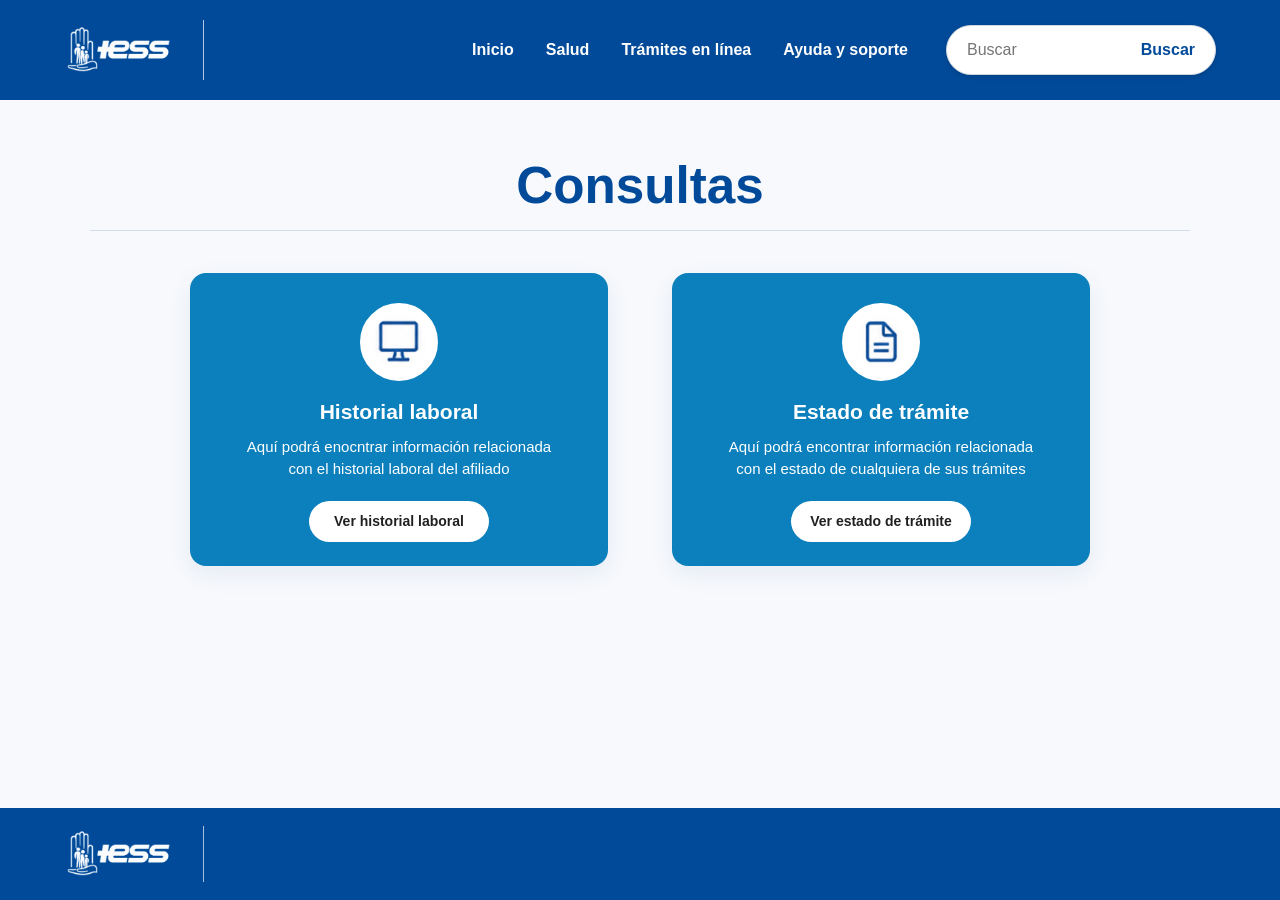
<file: pages/consultas.html>
<!DOCTYPE html>
<html lang="es">
<head>
    <meta charset="UTF-8">
    <meta name="viewport" content="width=device-width, initial-scale=1.0">
    <title>Consultas - IESS</title>
    <link rel="stylesheet" href="../css/styles.css">
</head>
<body>

    <header>

        <details>
            <summary>☰ Menú</summary>
            <nav>
                <ul>
                    <li><a href="./jorgerueda-afiliados.html">Afiliados</a></li>
                    <li><a href="./pensionistas.html">Pensionistas</a></li>
                    <li><a href="./empleadores.html">Empleadores</a></li>
                    <li><a href="./atencion-ciudadana.html">Atención ciudadana</a></li>
                    <li><a href="./noticias-y-avisos.html">Noticias y avisos</a></li>
                    <li><a href="./consultas.html">Consultas</a></li>
                    <li><a href="./contacto.html">Contacto</a></li>
                </ul>
            </nav>
        </details>

        <img src="../img/Iess.png" alt="Logo IESS">

        <nav>
            <ul>
                <li><a href="../index.html">Inicio</a></li>
                <li><a href="./marielenavasquez-salud.html">Salud</a></li>
                <li><a href="./tramites-en-linea.html">Trámites en línea</a></li>
                <li><a href="./ayuda-y-soporte.html">Ayuda y soporte</a></li>
            </ul>
        </nav>

        <form action="#" method="get">
            <input type="search" placeholder="Buscar">
            <button type="submit">Buscar</button>
        </form>

    </header>

    <main>

        <h1>Consultas</h1>

        <section>

            <article>
                <img src="../img/historiallaborla.png" alt="Ícono Historial laboral">
                <h2>Historial laboral</h2>
                <p>
                    Aquí podrá enocntrar información relacionada con el historial laboral del afiliado
                </p>
                <a href="#">Ver historial laboral</a>
            </article>

            <article>
                <img src="../img/estadodetramite.png" alt="Ícono Estado de trámite">
                <h2>Estado de trámite</h2>
                <p>
                    Aquí podrá encontrar información relacionada con el estado de cualquiera de sus trámites
                </p>
                <a href="#">Ver estado de trámite</a>
            </article>

        </section>

    </main>

    <footer>
        <img src="../img/Iess.png" alt="Logo IESS">
    </footer>

  <nav class="mobile-nav" aria-label="Navegación móvil">
    <a href="../index.html">
      <svg viewBox="0 0 24 24" aria-hidden="true"><path d="m3 11 9-8 9 8"></path><path d="M5 10v10h14V10M9 20v-6h6v6"></path></svg>
      <span>Inicio</span>
    </a>
    <a href="./marielenavasquez-salud.html">
      <svg viewBox="0 0 24 24" aria-hidden="true"><path d="M3 12h4l2-5 4 10 2-5h6"></path><path d="M20 5c-2-2-5-2-7 0l-1 1-1-1C9 3 6 3 4 5c-3 3-2 8 1 11l7 6 7-6c3-3 4-8 1-11z"></path></svg>
      <span>Salud</span>
    </a>
    <a href="./tramites-en-linea.html">
      <svg viewBox="0 0 24 24" aria-hidden="true"><path d="M3 6h18v12H3z"></path><path d="M8 10h8M8 14h5"></path></svg>
      <span>Trámites</span>
    </a>
    <a href="./ayuda-y-soporte.html">
      <svg viewBox="0 0 24 24" aria-hidden="true"><circle cx="12" cy="12" r="9"></circle><path d="M9.7 9a2.4 2.4 0 1 1 3.5 2.1c-.8.4-1.2 1-1.2 1.9M12 17h.01"></path></svg>
      <span>Ayuda</span>
    </a>
  </nav>

</body>
</html>
</file>
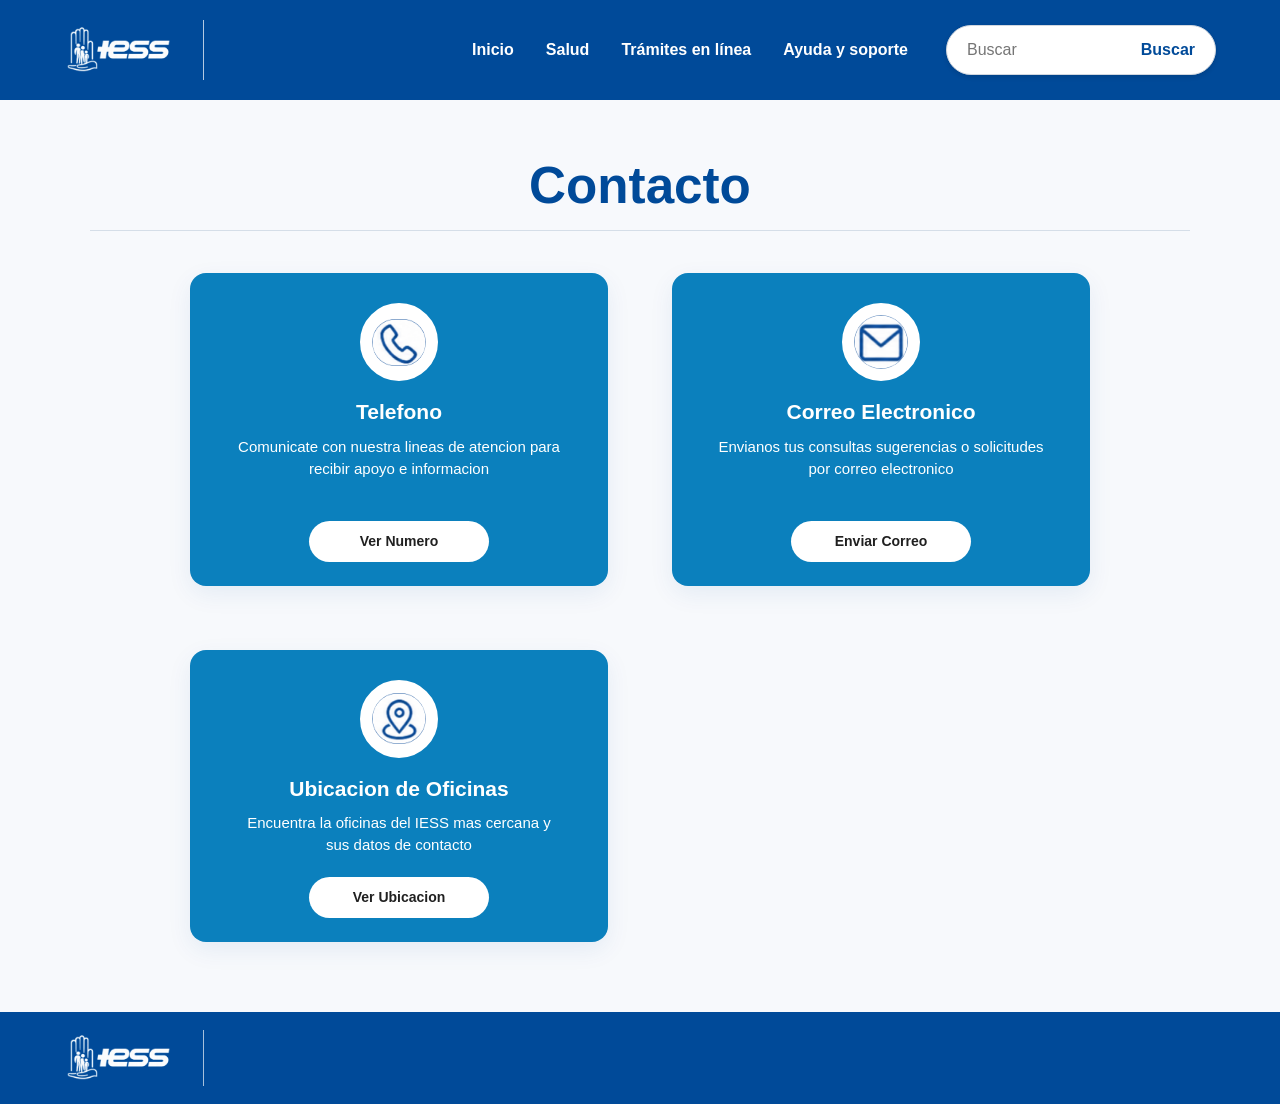
<file: pages/contacto.html>
<!DOCTYPE html>
<html lang="es">
<head>
    <meta charset="UTF-8">
    <meta name="viewport" content="width=device-width, initial-scale=1.0">
    <title>Contacto - IESS</title>
    <link rel="stylesheet" href="../css/styles.css">
</head>
<body>

    <header>

        <details>
            <summary>☰ Menú</summary>
            <nav>
                <ul>
                    <li><a href="./jorgerueda-afiliados.html">Afiliados</a></li>
                    <li><a href="./pensionistas.html">Pensionistas</a></li>
                    <li><a href="./empleadores.html">Empleadores</a></li>
                    <li><a href="./atencion-ciudadana.html">Atención ciudadana</a></li>
                    <li><a href="./noticias-y-avisos.html">Noticias y avisos</a></li>
                    <li><a href="./consultas.html">Consultas</a></li>
                    <li><a href="./contacto.html">Contacto</a></li>
                </ul>
            </nav>
        </details>

        <img src="../img/Iess.png" alt="Logo IESS">

        <nav>
            <ul>
                <li><a href="../index.html">Inicio</a></li>
                <li><a href="./marielenavasquez-salud.html">Salud</a></li>
                <li><a href="./tramites-en-linea.html">Trámites en línea</a></li>
                <li><a href="./ayuda-y-soporte.html">Ayuda y soporte</a></li>
            </ul>
        </nav>

        <form action="#" method="get">
            <input type="search" placeholder="Buscar">
            <button type="submit">Buscar</button>
        </form>

    </header>

    <main>

        <h1>Contacto</h1>

        <section>

            <article>
                <img src="../img/telefono.png" alt="Ícono Teléfono">
                <h2>Telefono</h2>
                <p>
                    Comunicate con nuestra lineas de atencion para recibir apoyo e informacion
                </p>
                <a href="#">Ver Numero</a>
            </article>

            <article>
                <img src="../img/correo.png" alt="Ícono Correo Electrónico">
                <h2>Correo Electronico</h2>
                <p>
                    Envianos tus consultas sugerencias o solicitudes por correo electronico
                </p>
                <p>
                </p>
                <a href="#">Enviar Correo</a>
            </article>

            <article>
                <img src="../img/ubicacionoficinas.png" alt="Ícono Ubicación de Oficinas">
                <h2>Ubicacion de Oficinas</h2>
                <p>
                    Encuentra la oficinas del IESS mas cercana y sus datos de contacto
                </p>
                <a href="#">Ver Ubicacion</a>
            </article>

        </section>

    </main>

    <footer>
        <img src="../img/Iess.png" alt="Logo IESS">
    </footer>

  <nav class="mobile-nav" aria-label="Navegación móvil">
    <a href="../index.html">
      <svg viewBox="0 0 24 24" aria-hidden="true"><path d="m3 11 9-8 9 8"></path><path d="M5 10v10h14V10M9 20v-6h6v6"></path></svg>
      <span>Inicio</span>
    </a>
    <a href="./marielenavasquez-salud.html">
      <svg viewBox="0 0 24 24" aria-hidden="true"><path d="M3 12h4l2-5 4 10 2-5h6"></path><path d="M20 5c-2-2-5-2-7 0l-1 1-1-1C9 3 6 3 4 5c-3 3-2 8 1 11l7 6 7-6c3-3 4-8 1-11z"></path></svg>
      <span>Salud</span>
    </a>
    <a href="./tramites-en-linea.html">
      <svg viewBox="0 0 24 24" aria-hidden="true"><path d="M3 6h18v12H3z"></path><path d="M8 10h8M8 14h5"></path></svg>
      <span>Trámites</span>
    </a>
    <a href="./ayuda-y-soporte.html">
      <svg viewBox="0 0 24 24" aria-hidden="true"><circle cx="12" cy="12" r="9"></circle><path d="M9.7 9a2.4 2.4 0 1 1 3.5 2.1c-.8.4-1.2 1-1.2 1.9M12 17h.01"></path></svg>
      <span>Ayuda</span>
    </a>
  </nav>

</body>
</html>
</file>
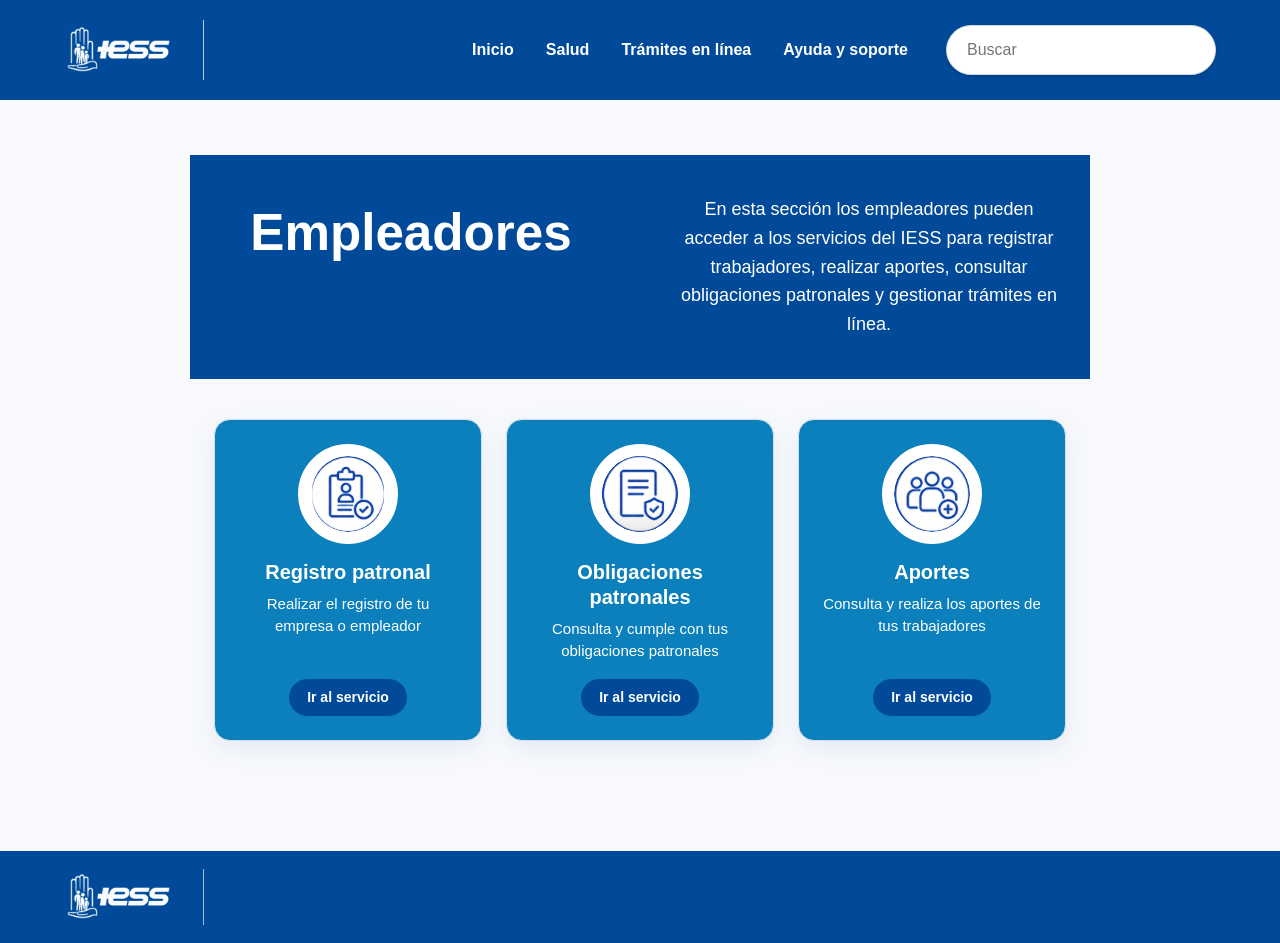
<file: pages/empleadores.html>
<!DOCTYPE html>
<html lang="es">
<head>
    <meta charset="UTF-8">
    <meta name="viewport" content="width=device-width, initial-scale=1.0">
    <title>Empleadores - IESS</title>
    <link rel="stylesheet" href="../css/styles.css">
</head>
<body>

    <header>

        <details>
            <summary>☰ Menú</summary>
            <nav>
                <ul>
                    <li><a href="./jorgerueda-afiliados.html">Afiliados</a></li>
                    <li><a href="./pensionistas.html">Pensionistas</a></li>
                    <li><a href="./empleadores.html">Empleadores</a></li>
                    <li><a href="./atencion-ciudadana.html">Atención ciudadana</a></li>
                    <li><a href="./noticias-y-avisos.html">Noticias y avisos</a></li>
                    <li><a href="./consultas.html">Consultas</a></li>
                    <li><a href="./contacto.html">Contacto</a></li>
                </ul>
            </nav>
        </details>

        <img src="../img/Iess.png" alt="Logo IESS">

        <nav>
            <ul>
                <li><a href="../index.html">Inicio</a></li>
                <li><a href="./marielenavasquez-salud.html">Salud</a></li>
                <li><a href="./tramites-en-linea.html">Trámites en línea</a></li>
                <li><a href="./ayuda-y-soporte.html">Ayuda y soporte</a></li>
            </ul>
        </nav>

        <form action="#" method="get">
            <input type="search" placeholder="Buscar" aria-label="Buscar en el sitio">
            <button type="submit"></button>
        </form>

    </header>

    <main class="empleadores-main">

        <section  class="empleadores-hero">
            <h1>Empleadores</h1>
            <p>
                En esta sección los empleadores pueden acceder a los servicios del IESS
                para registrar trabajadores, realizar aportes, consultar obligaciones
                patronales y gestionar trámites en línea.
            </p>
        </section>
        
        <section class="cards">
            <article class="card">
                <img src="../img/icono-registro patronal.svg" alt="Icono Registro Patronal">
                <h2>Registro patronal</h2>
                <p>Realizar el registro de tu empresa o empleador</p>
                <a href="./tramites-en-linea.html" class="btn">Ir al servicio</a>
            </article>

            <article class="card">
                <img src="../img/icono-obligaciones patronales.svg" alt="Icono Obligaciones Patronales">
                <h2>Obligaciones patronales</h2>
                <p>Consulta y cumple con tus obligaciones patronales</p>
                <a href="./tramites-en-linea.html" class="btn">Ir al servicio</a>
            </article>

            <article class="card">
                <img src="../img/icono-aportes.svg" alt="Icono Aportes">
                <h2>Aportes</h2>
                <p>Consulta y realiza los aportes de tus trabajadores</p>
                <a href="./tramites-en-linea.html" class="btn">Ir al servicio</a>
            </article>
        </section>

    </main>

    <footer>
        <img src="../img/Iess.png" alt="Logo IESS">
    </footer>

  <nav class="mobile-nav" aria-label="Navegación móvil">
    <a href="../index.html">
      <svg viewBox="0 0 24 24" aria-hidden="true"><path d="m3 11 9-8 9 8"></path><path d="M5 10v10h14V10M9 20v-6h6v6"></path></svg>
      <span>Inicio</span>
    </a>
    <a href="./marielenavasquez-salud.html">
      <svg viewBox="0 0 24 24" aria-hidden="true"><path d="M3 12h4l2-5 4 10 2-5h6"></path><path d="M20 5c-2-2-5-2-7 0l-1 1-1-1C9 3 6 3 4 5c-3 3-2 8 1 11l7 6 7-6c3-3 4-8 1-11z"></path></svg>
      <span>Salud</span>
    </a>
    <a href="./tramites-en-linea.html">
      <svg viewBox="0 0 24 24" aria-hidden="true"><path d="M3 6h18v12H3z"></path><path d="M8 10h8M8 14h5"></path></svg>
      <span>Trámites</span>
    </a>
    <a href="./ayuda-y-soporte.html">
      <svg viewBox="0 0 24 24" aria-hidden="true"><circle cx="12" cy="12" r="9"></circle><path d="M9.7 9a2.4 2.4 0 1 1 3.5 2.1c-.8.4-1.2 1-1.2 1.9M12 17h.01"></path></svg>
      <span>Ayuda</span>
    </a>
  </nav>

</body>
</html>
</file>
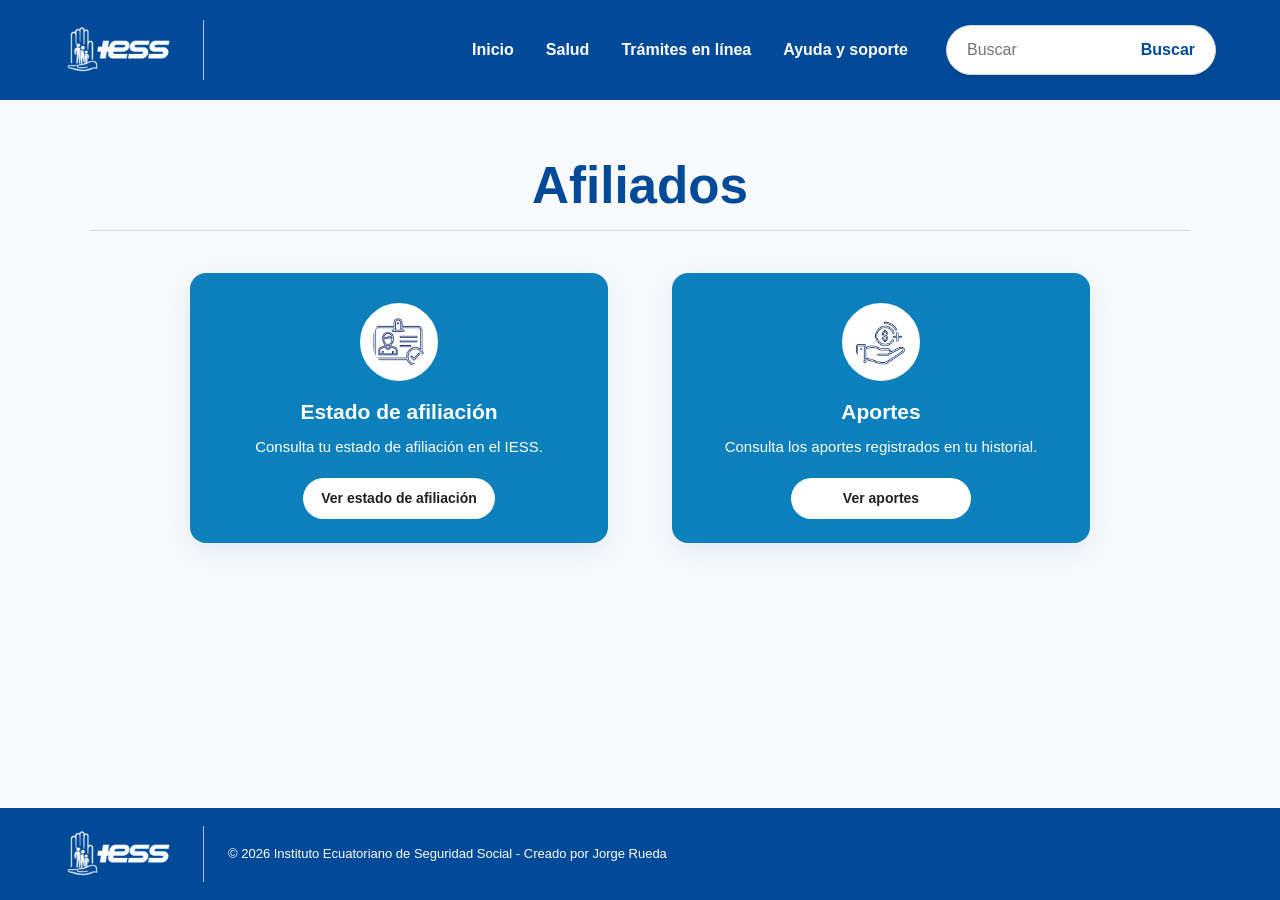
<file: pages/jorgerueda-afiliados.html>
<!DOCTYPE html>
<html lang="es">
<head>
  <meta charset="UTF-8">
  <meta name="viewport" content="width=device-width, initial-scale=1.0">
  <title>Afiliados - IESS</title>
  <link rel="stylesheet" href="../css/styles.css">
</head>
<body>

  <header>

    <details>
      <summary>☰ Menú</summary>
      <nav>
        <ul>
          <li><a href="./jorgerueda-afiliados.html">Afiliados</a></li>
          <li><a href="./pensionistas.html">Pensionistas</a></li>
          <li><a href="./empleadores.html">Empleadores</a></li>
          <li><a href="./atencion-ciudadana.html">Atención ciudadana</a></li>
          <li><a href="./noticias-y-avisos.html">Noticias y avisos</a></li>
          <li><a href="./consultas.html">Consultas</a></li>
          <li><a href="./contacto.html">Contacto</a></li>
        </ul>
      </nav>
    </details>

    <img src="../img/Iess.png" alt="Logo IESS">

    <nav>
      <ul>
        <li><a href="../index.html">Inicio</a></li>
        <li><a href="./marielenavasquez-salud.html">Salud</a></li>
        <li><a href="./tramites-en-linea.html">Trámites en línea</a></li>
        <li><a href="./ayuda-y-soporte.html">Ayuda y soporte</a></li>
      </ul>
    </nav>

    <form action="#" method="get">
      <input type="search" placeholder="Buscar">
      <button type="submit">Buscar</button>
    </form>

  </header>

  <main>

    <h1>Afiliados</h1>

    <section>

      <article>
        <img src="../img/estado de afiliacion.png" alt="Ícono de estado de afiliación">

        <h2>Estado de afiliación</h2>

        <p>Consulta tu estado de afiliación en el IESS.</p>

        <a href="#">Ver estado de afiliación</a>
      </article>

      <article>
        <img src="../img/aportes.png" alt="Ícono de aportes">

        <h2>Aportes</h2>

        <p>Consulta los aportes registrados en tu historial.</p>

        <a href="#">Ver aportes</a>
      </article>

    </section>

  </main>

  <footer>

    <img src="../img/Iess.png" alt="Logo IESS">
    <p>&copy; 2026 Instituto Ecuatoriano de Seguridad Social - Creado por Jorge Rueda</p>


  </footer>

  <nav class="mobile-nav" aria-label="Navegación móvil">
    <a href="../index.html">
      <svg viewBox="0 0 24 24" aria-hidden="true"><path d="m3 11 9-8 9 8"></path><path d="M5 10v10h14V10M9 20v-6h6v6"></path></svg>
      <span>Inicio</span>
    </a>
    <a href="./marielenavasquez-salud.html">
      <svg viewBox="0 0 24 24" aria-hidden="true"><path d="M3 12h4l2-5 4 10 2-5h6"></path><path d="M20 5c-2-2-5-2-7 0l-1 1-1-1C9 3 6 3 4 5c-3 3-2 8 1 11l7 6 7-6c3-3 4-8 1-11z"></path></svg>
      <span>Salud</span>
    </a>
    <a href="./tramites-en-linea.html">
      <svg viewBox="0 0 24 24" aria-hidden="true"><path d="M3 6h18v12H3z"></path><path d="M8 10h8M8 14h5"></path></svg>
      <span>Trámites</span>
    </a>
    <a href="./ayuda-y-soporte.html">
      <svg viewBox="0 0 24 24" aria-hidden="true"><circle cx="12" cy="12" r="9"></circle><path d="M9.7 9a2.4 2.4 0 1 1 3.5 2.1c-.8.4-1.2 1-1.2 1.9M12 17h.01"></path></svg>
      <span>Ayuda</span>
    </a>
  </nav>

</body>
</html>
</file>
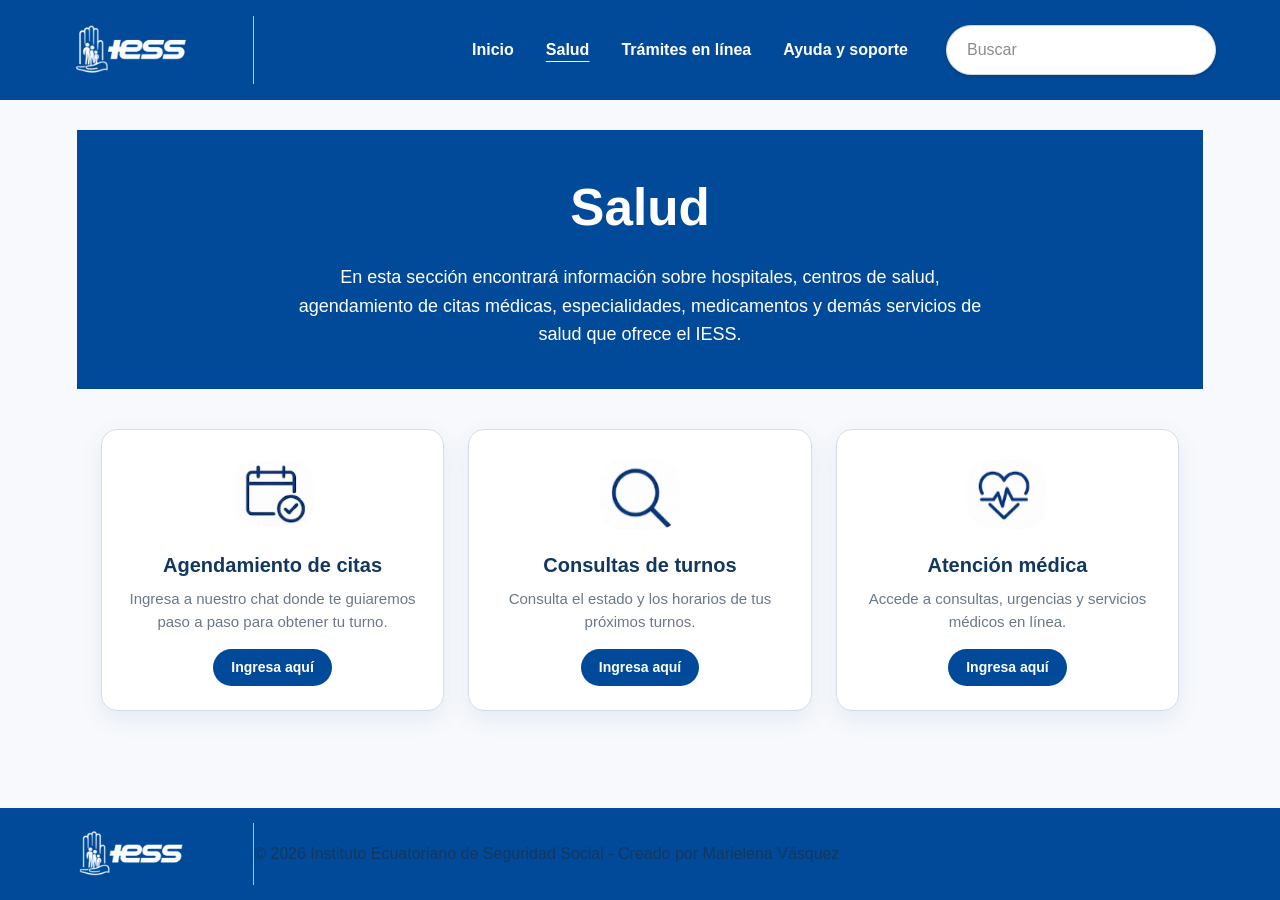
<file: pages/marielenavasquez-salud.html>
<!DOCTYPE html>
<html lang="es">
<head>
  <meta charset="UTF-8">
  <meta name="viewport" content="width=device-width, initial-scale=1.0">
  <title>Salud</title>
  <link rel="stylesheet" href="../css/styles.css">
</head>
<body class="page-shell">

  <header class="site-header">
    <div class="brand">
      <img src="../img/Iess.png" alt="Logo IESS">
    </div>
    <nav class="desktop-nav">
      <ul>
        <li><a href="../index.html">Inicio</a></li>
        <li><a href="./marielenavasquez-salud.html" aria-current="page">Salud</a></li>
        <li><a href="./tramites-en-linea.html">Trámites en línea</a></li>
        <li><a href="./ayuda-y-soporte.html">Ayuda y soporte</a></li>
      </ul>
    </nav>
    <form class="header-search" action="#" method="get">
      <input type="search" placeholder="Buscar" aria-label="Buscar en el sitio">
      <button type="submit"></button>
    </form>
  </header>


  <main class="salud-main">
    <section class="salud-hero">
      <h1>Salud</h1>
      <p>
        En esta sección encontrará información sobre hospitales, centros de salud,
        agendamiento de citas médicas, especialidades, medicamentos y demás
        servicios de salud que ofrece el IESS.
      </p>
    </section>


    <section class="servicios-salud">
      <article class="salud-card">
        <img src="../img/icono-agendamiento-citas.svg" alt="Ícono de agendamiento" class="card-icon">
        <h2>Agendamiento de citas</h2>
        <p>Ingresa a nuestro chat donde te guiaremos paso a paso para obtener tu turno.</p>
        <a href="#" class="salud-button">Ingresa aquí</a>
      </article>

      <article class="salud-card">
        <img src="../img/icono-consulta turnos.svg" alt="Ícono de búsqueda de turnos" class="card-icon">
        <h2>Consultas de turnos</h2>
        <p>Consulta el estado y los horarios de tus próximos turnos.</p>
        <a href="#" class="salud-button">Ingresa aquí</a>
      </article>

      <article class="salud-card">
        <img src="../img/icono-atencion medica.svg" alt="Ícono de atención médica" class="card-icon">
        <h2>Atención médica</h2>
        <p>Accede a consultas, urgencias y servicios médicos en línea.</p>
        <a href="#" class="salud-button">Ingresa aquí</a>
      </article>
    </section>
  </main>


  <footer class="site-footer">
    <div class="footer-brand">
      <img src="../img/Iess.png" alt="Logo IESS">
    </div>
    <p>&copy; 2026 Instituto Ecuatoriano de Seguridad Social - Creado por Marielena Vásquez</p>
  </footer>

  <nav class="mobile-nav" aria-label="Navegación móvil">
    <a href="../index.html">
      <svg viewBox="0 0 24 24" aria-hidden="true"><path d="m3 11 9-8 9 8"></path><path d="M5 10v10h14V10M9 20v-6h6v6"></path></svg>
      <span>Inicio</span>
    </a>
    <a href="./marielenavasquez-salud.html" aria-current="page">
      <svg viewBox="0 0 24 24" aria-hidden="true"><path d="M3 12h4l2-5 4 10 2-5h6"></path><path d="M20 5c-2-2-5-2-7 0l-1 1-1-1C9 3 6 3 4 5c-3 3-2 8 1 11l7 6 7-6c3-3 4-8 1-11z"></path></svg>
      <span>Salud</span>
    </a>
    <a href="./tramites-en-linea.html">
      <svg viewBox="0 0 24 24" aria-hidden="true"><path d="M3 6h18v12H3z"></path><path d="M8 10h8M8 14h5"></path></svg>
      <span>Trámites</span>
    </a>
    <a href="./ayuda-y-soporte.html">
      <svg viewBox="0 0 24 24" aria-hidden="true"><circle cx="12" cy="12" r="9"></circle><path d="M9.7 9a2.4 2.4 0 1 1 3.5 2.1c-.8.4-1.2 1-1.2 1.9M12 17h.01"></path></svg>
      <span>Ayuda</span>
    </a>
  </nav>

</body>
</html>
</file>
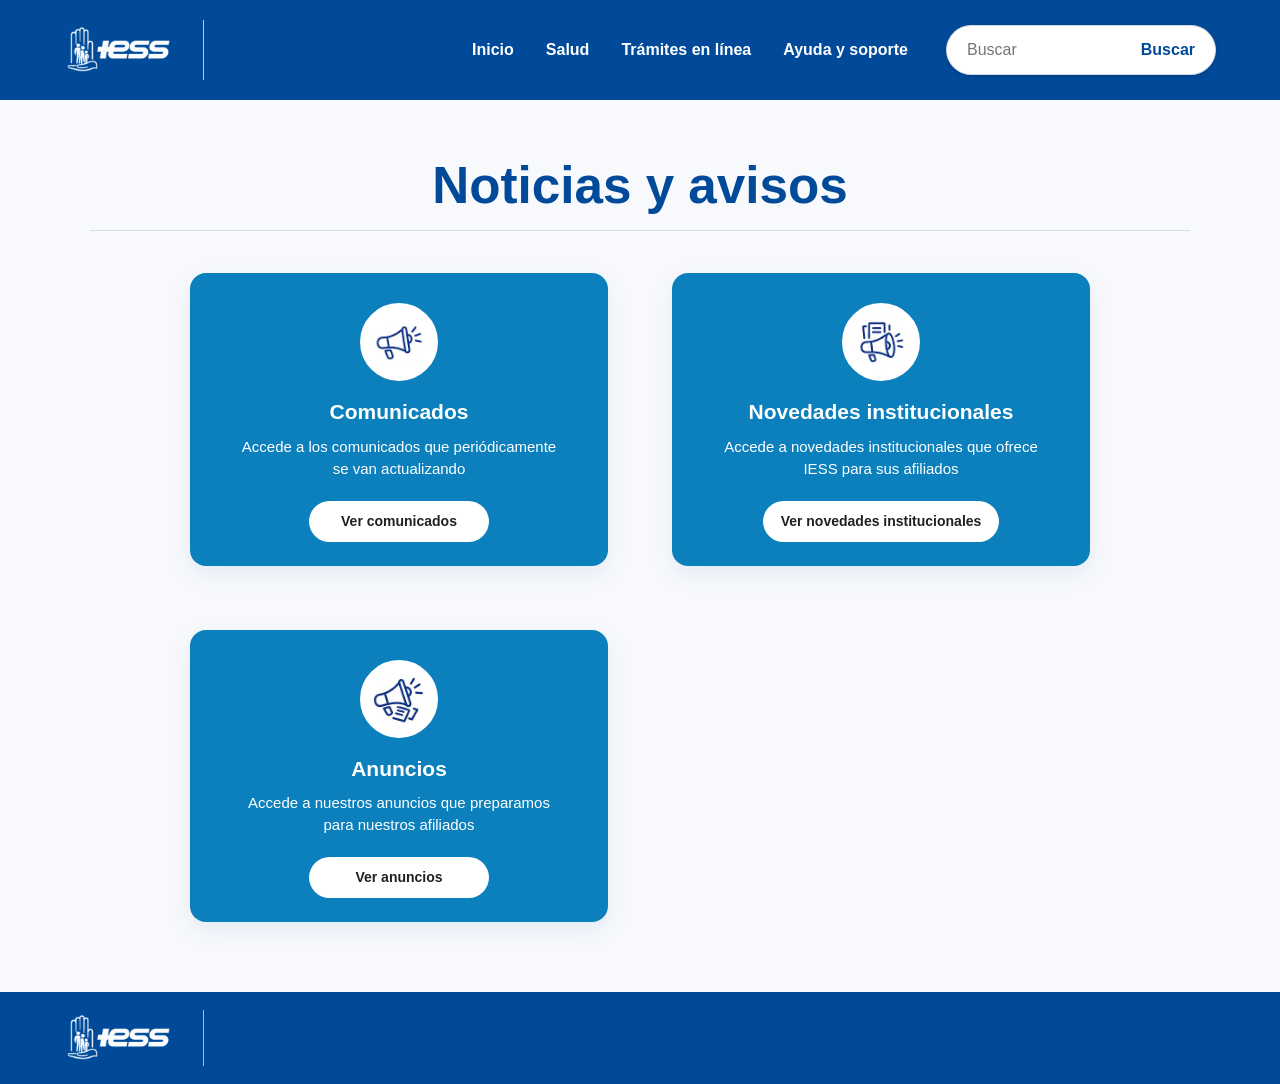
<file: pages/noticias-y-avisos.html>
<!DOCTYPE html>
<html lang="es">
<head>
    <meta charset="UTF-8">
    <meta name="viewport" content="width=device-width, initial-scale=1.0">
    <title>Noticias y avisos - IESS</title>
    <link rel="stylesheet" href="../css/styles.css">
</head>
<body>

    <header>

        <details>
            <summary>☰ Menú</summary>
            <nav>
                <ul>
                    <li><a href="./jorgerueda-afiliados.html">Afiliados</a></li>
                    <li><a href="./pensionistas.html">Pensionistas</a></li>
                    <li><a href="./empleadores.html">Empleadores</a></li>
                    <li><a href="./atencion-ciudadana.html">Atención ciudadana</a></li>
                    <li><a href="./noticias-y-avisos.html">Noticias y avisos</a></li>
                    <li><a href="./consultas.html">Consultas</a></li>
                    <li><a href="./contacto.html">Contacto</a></li>
                </ul>
            </nav>
        </details>

        <img src="../img/Iess.png" alt="Logo IESS">

        <nav>
            <ul>
                <li><a href="../index.html">Inicio</a></li>
                <li><a href="./marielenavasquez-salud.html">Salud</a></li>
                <li><a href="./tramites-en-linea.html">Trámites en línea</a></li>
                <li><a href="./ayuda-y-soporte.html">Ayuda y soporte</a></li>
            </ul>
        </nav>

        <form action="#" method="get">
            <input type="search" placeholder="Buscar">
            <button type="submit">Buscar</button>
        </form>

    </header>

    <main>

        <h1>Noticias y avisos</h1>

        <section>

            <article>
                <img src="../img/comunicados.png" alt="Ícono Comunicados">
                <h2>Comunicados</h2>
                <p>
                    Accede a los comunicados que periódicamente se van actualizando
                </p>
                <a href="#">Ver comunicados</a>
            </article>

            <article>
                <img src="../img/novedades institucionales.png" alt="Ícono Novedades institucionales">
                <h2>Novedades institucionales</h2>
                <p>
                    Accede a novedades institucionales que ofrece IESS para sus afiliados
                </p>
                <a href="#">Ver novedades institucionales</a>
            </article>

            <article>
                <img src="../img/anuncios.png" alt="Ícono Anuncios">
                <h2>Anuncios</h2>
                <p>
                    Accede a nuestros anuncios que preparamos para nuestros afiliados
                </p>
                <a href="#">Ver anuncios</a>
            </article>

        </section>

    </main>

    <footer>
        <img src="../img/Iess.png" alt="Logo IESS">
    </footer>

  <nav class="mobile-nav" aria-label="Navegación móvil">
    <a href="../index.html">
      <svg viewBox="0 0 24 24" aria-hidden="true"><path d="m3 11 9-8 9 8"></path><path d="M5 10v10h14V10M9 20v-6h6v6"></path></svg>
      <span>Inicio</span>
    </a>
    <a href="./marielenavasquez-salud.html">
      <svg viewBox="0 0 24 24" aria-hidden="true"><path d="M3 12h4l2-5 4 10 2-5h6"></path><path d="M20 5c-2-2-5-2-7 0l-1 1-1-1C9 3 6 3 4 5c-3 3-2 8 1 11l7 6 7-6c3-3 4-8 1-11z"></path></svg>
      <span>Salud</span>
    </a>
    <a href="./tramites-en-linea.html">
      <svg viewBox="0 0 24 24" aria-hidden="true"><path d="M3 6h18v12H3z"></path><path d="M8 10h8M8 14h5"></path></svg>
      <span>Trámites</span>
    </a>
    <a href="./ayuda-y-soporte.html">
      <svg viewBox="0 0 24 24" aria-hidden="true"><circle cx="12" cy="12" r="9"></circle><path d="M9.7 9a2.4 2.4 0 1 1 3.5 2.1c-.8.4-1.2 1-1.2 1.9M12 17h.01"></path></svg>
      <span>Ayuda</span>
    </a>
  </nav>

</body>
</html>
</file>
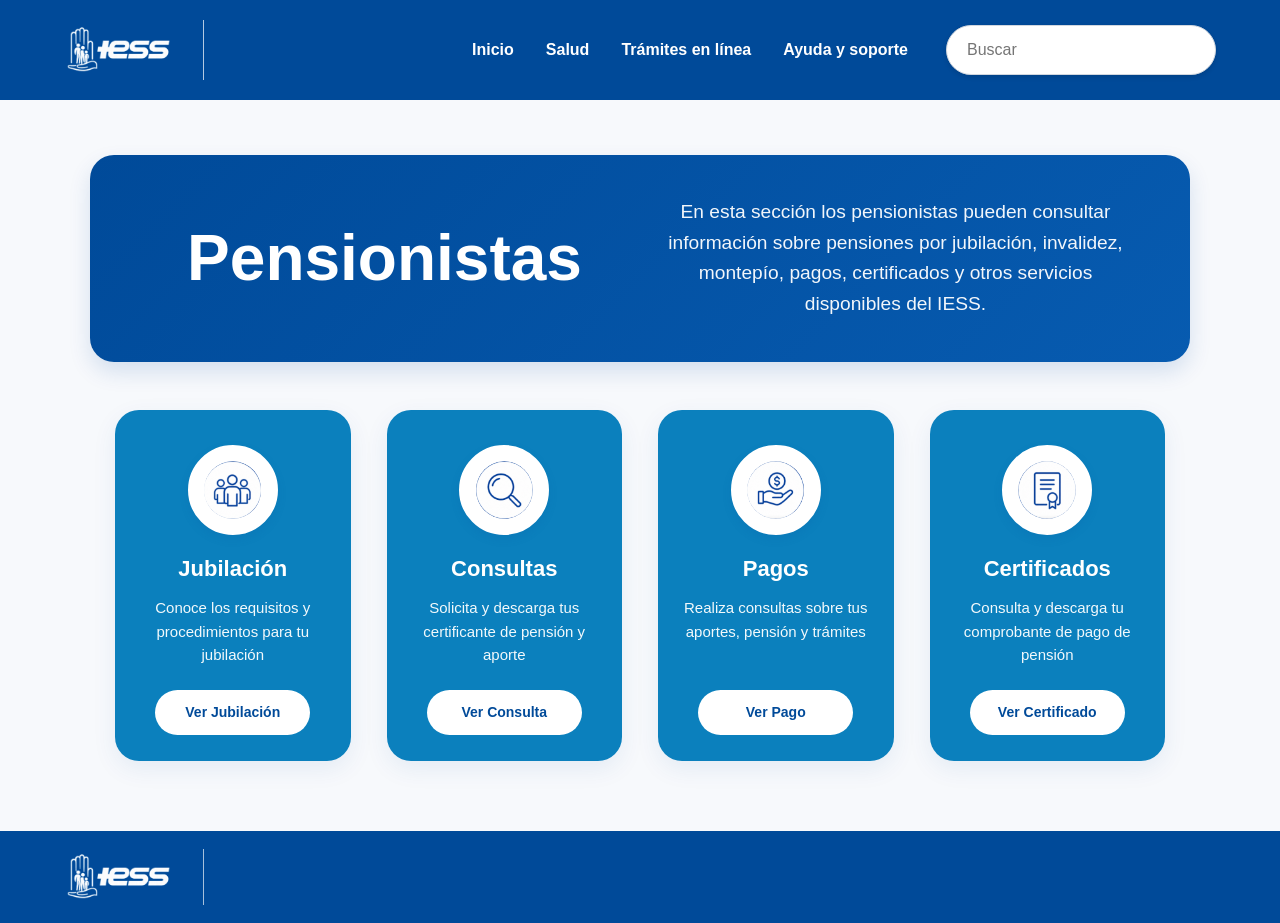
<file: pages/pensionistas.html>
<!DOCTYPE html>
<html lang="es">
<head>
    <meta charset="UTF-8">
    <meta name="viewport" content="width=device-width, initial-scale=1.0">
    <title>Pensionistas - IESS</title>
    <link rel="stylesheet" href="../css/styles.css">
</head>
<body>

    <header>

        <details>
            <summary>☰ Menú</summary>
            <nav>
                <ul>
                    <li><a href="./jorgerueda-afiliados.html">Afiliados</a></li>
                    <li><a href="./pensionistas.html">Pensionistas</a></li>
                    <li><a href="./empleadores.html">Empleadores</a></li>
                    <li><a href="./atencion-ciudadana.html">Atención ciudadana</a></li>
                    <li><a href="./noticias-y-avisos.html">Noticias y avisos</a></li>
                    <li><a href="./consultas.html">Consultas</a></li>
                    <li><a href="./contacto.html">Contacto</a></li>
                </ul>
            </nav>
        </details>

        <img src="../img/Iess.png" alt="Logo IESS">

        <nav>
            <ul>
                <li><a href="../index.html">Inicio</a></li>
                <li><a href="./marielenavasquez-salud.html">Salud</a></li>
                <li><a href="./tramites-en-linea.html">Trámites en línea</a></li>
                <li><a href="./ayuda-y-soporte.html">Ayuda y soporte</a></li>
            </ul>
        </nav>

        <form action="#" method="get">
            <input type="search" placeholder="Buscar" aria-label="Buscar en el sitio">
            <button type="submit"></button>
        </form>

    </header>

    <main class="pensionistas-main">

        <section class="pensionistas-hero">
            <h1>Pensionistas</h1>
            <p>
                En esta sección los pensionistas pueden consultar información sobre
                pensiones por jubilación, invalidez, montepío, pagos, certificados
                y otros servicios disponibles del IESS.
            </p>
        </section>

        <section class="cards">
            <article class="card">
                <img src="../img/icono - jubilacion.svg" alt="Icono Jubilación">
                <h2>Jubilación</h2>
                <p>Conoce los requisitos y procedimientos para tu jubilación</p>
                <a href="./consultas.html" class="btn">Ver Jubilación</a>
            </article>

            <article class="card">
                <img src="../img/icono  - consultas.svg" alt="Icono Consultas">
                <h2>Consultas</h2>
                <p>Solicita y descarga tus certificante de pensión y aporte</p>
                <a href="./consultas.html" class="btn">Ver Consulta</a>
            </article>

            <article class="card">
                <img src="../img/icono - pagos.svg" alt="Icono Pagos">
                <h2>Pagos</h2>
                <p>Realiza consultas sobre tus aportes, pensión y trámites</p>
                <a href="./consultas.html" class="btn">Ver Pago</a>
            </article>

            <article class="card">
                <img src="../img/icono - certificados.svg" alt="Icono Certificados">
                <h2>Certificados</h2>
                <p>Consulta y descarga tu comprobante de pago de pensión</p>
                <a href="./consultas.html" class="btn">Ver Certificado</a>
            </article>
        </section>
    </main>

    <footer>
        <img src="../img/Iess.png" alt="Logo IESS">
    </footer>

 <nav class="mobile-nav" aria-label="Navegación móvil">
    <a href="../index.html">
      <svg viewBox="0 0 24 24" aria-hidden="true"><path d="m3 11 9-8 9 8"></path><path d="M5 10v10h14V10M9 20v-6h6v6"></path></svg>
      <span>Inicio</span>
    </a>
    <a href="./marielenavasquez-salud.html">
      <svg viewBox="0 0 24 24" aria-hidden="true"><path d="M3 12h4l2-5 4 10 2-5h6"></path><path d="M20 5c-2-2-5-2-7 0l-1 1-1-1C9 3 6 3 4 5c-3 3-2 8 1 11l7 6 7-6c3-3 4-8 1-11z"></path></svg>
      <span>Salud</span>
    </a>
    <a href="./tramites-en-linea.html">
      <svg viewBox="0 0 24 24" aria-hidden="true"><path d="M3 6h18v12H3z"></path><path d="M8 10h8M8 14h5"></path></svg>
      <span>Trámites</span>
    </a>
    <a href="./ayuda-y-soporte.html">
      <svg viewBox="0 0 24 24" aria-hidden="true"><circle cx="12" cy="12" r="9"></circle><path d="M9.7 9a2.4 2.4 0 1 1 3.5 2.1c-.8.4-1.2 1-1.2 1.9M12 17h.01"></path></svg>
      <span>Ayuda</span>
    </a>
  </nav>

</body>
</html>
</file>
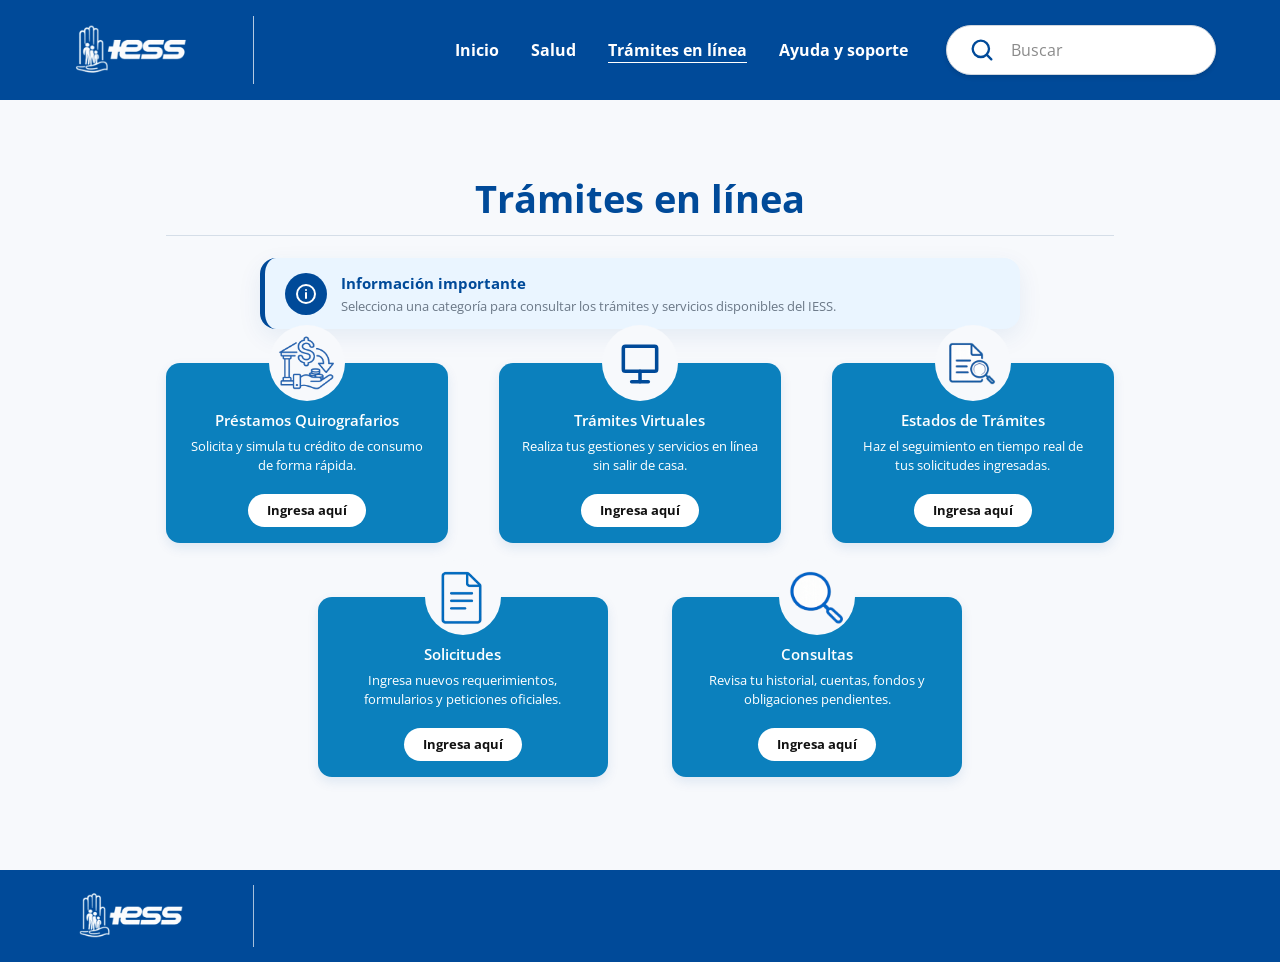
<file: pages/tramites-en-linea.html>
<!DOCTYPE html>
<html lang="es">
<head>
  <meta charset="UTF-8">

  <meta
    name="viewport"
    content="width=device-width, initial-scale=1.0"
  >

  <meta
    name="description"
    content="Trámites en línea del Instituto Ecuatoriano de Seguridad Social."
  >

  <meta
    name="author"
    content="Erick Moreno"
  >

  <title>Trámites en línea | IESS</title>

  <link rel="preconnect" href="https://fonts.googleapis.com">

  <link
    rel="preconnect"
    href="https://fonts.gstatic.com"
    crossorigin
  >

  <link
    href="https://fonts.googleapis.com/css2?family=Open+Sans:wght@400;600;700&display=swap"
    rel="stylesheet"
  >

  <link
    rel="stylesheet"
    href="../css/styles.css"
  >
</head>

<body>

  <div class="page-shell">

    <!-- =====================================================
         HEADER
    ====================================================== -->

    <header class="site-header">

      <a
        class="brand"
        href="../index.html"
        aria-label="Ir al inicio"
      >
        <img
          src="../img/Iess.png"
          alt="Logo del IESS"
        >
      </a>

      <nav
        class="desktop-nav"
        aria-label="Navegación principal"
      >
        <ul>

          <li>
            <a href="../index.html">
              Inicio
            </a>
          </li>

          <li>
            <a href="./marielenavasquez-salud.html">
              Salud
            </a>
          </li>

          <li>
            <a
              href="./tramites-en-linea.html"
              aria-current="page"
            >
              Trámites en línea
            </a>
          </li>

          <li>
            <a href="./ayuda-y-soporte.html">
              Ayuda y soporte
            </a>
          </li>

        </ul>
      </nav>

      <!-- BUSCADOR AGREGADO -->

      <form
        class="header-search"
        role="search"
      >

        <button
          type="submit"
          aria-label="Buscar"
        >
          <svg
            viewBox="0 0 24 24"
            aria-hidden="true"
          >
            <circle
              cx="11"
              cy="11"
              r="7"
            ></circle>

            <path d="m20 20-4-4"></path>
          </svg>
        </button>

        <label
          for="busqueda"
          class="visually-hidden"
        >
          Buscar
        </label>

        <input
          type="search"
          id="busqueda"
          name="busqueda"
          placeholder="Buscar"
          autocomplete="off"
        >

      </form>

    </header>

    <!-- =====================================================
         CONTENIDO
    ====================================================== -->

    <main class="tramites-main">

      <section class="tramites-page">

        <!-- TÍTULO -->

        <div class="tramites-title">

          <h1>
            Trámites en línea
          </h1>

        </div>

        <!-- =================================================
             COMPONENTE ADICIONAL
             ALERTA INFORMATIVA
        ================================================== -->

        <div class="tramites-alert">

          <div class="tramites-alert-icon">

            <svg
              viewBox="0 0 24 24"
              aria-hidden="true"
            >
              <circle
                cx="12"
                cy="12"
                r="9"
              ></circle>

              <path d="M12 11v5"></path>

              <path d="M12 8h.01"></path>
            </svg>

          </div>

          <div class="tramites-alert-text">

            <strong>
              Información importante
            </strong>

            <p>
              Selecciona una categoría para consultar los
              trámites y servicios disponibles del IESS.
            </p>

          </div>

        </div>

        <!-- =================================================
             PRIMERA FILA
        ================================================== -->

        <div class="tramites-grid tramites-grid-top">

          <!-- PRÉSTAMOS -->

          <article class="tramite-card">

            <div class="tramite-image">
              <img
                src="../img/prestamos.png"
                alt="Préstamos quirografarios"
              >
            </div>

            <h2>
              Préstamos Quirografarios
            </h2>

            <p>
              Solicita y simula tu crédito de consumo
              de forma rápida.
            </p>

            <a
              href="#"
              class="tramite-button"
            >
              Ingresa aquí
            </a>

          </article>

          <!-- TRÁMITES VIRTUALES -->

          <article class="tramite-card">

            <div class="tramite-image">

              <!-- Puedes cambiar esta imagen si tienes
                   una específica para trámites virtuales -->

              <svg
                viewBox="0 0 24 24"
                aria-hidden="true"
              >
                <rect
                  x="4"
                  y="4"
                  width="16"
                  height="12"
                  rx="1"
                ></rect>

                <path d="M8 21h8"></path>
                <path d="M12 16v5"></path>
              </svg>

            </div>

            <h2>
              Trámites Virtuales
            </h2>

            <p>
              Realiza tus gestiones y servicios en línea
              sin salir de casa.
            </p>

            <a
              href="#"
              class="tramite-button"
            >
              Ingresa aquí
            </a>

          </article>

          <!-- ESTADOS -->

          <article class="tramite-card">

            <div class="tramite-image">

            <img
              src="../img/Estados de Trámites.png"
              alt="Estados de trámites"
            >

            </div>

            <h2>
              Estados de Trámites
            </h2>

            <p>
              Haz el seguimiento en tiempo real de tus
              solicitudes ingresadas.
            </p>

            <a
              href="#"
              class="tramite-button"
            >
              Ingresa aquí
            </a>

          </article>

        </div>

        <!-- =================================================
             SEGUNDA FILA
        ================================================== -->

        <div class="tramites-grid-bottom">

          <!-- SOLICITUDES -->

          <article class="tramite-card">

            <div class="tramite-image">

              <img
                src="../img/Solicitudes.png"
                alt="Solicitudes"
              >

            </div>

            <h2>
              Solicitudes
            </h2>

            <p>
              Ingresa nuevos requerimientos, formularios
              y peticiones oficiales.
            </p>

            <a
              href="#"
              class="tramite-button"
            >
              Ingresa aquí
            </a>

          </article>

          <!-- CONSULTAS -->

          <article class="tramite-card">

            <div class="tramite-image">

              <img
                src="../img/Consultas.png"
                alt="Consultas"
              >

            </div>

            <h2>
              Consultas
            </h2>

            <p>
              Revisa tu historial, cuentas, fondos y
              obligaciones pendientes.
            </p>

            <a
              href="#"
              class="tramite-button"
            >
              Ingresa aquí
            </a>

          </article>

        </div>

      </section>

    </main>

    <!-- =====================================================
         FOOTER
    ====================================================== -->

    <footer class="site-footer">

      <div class="footer-brand">

        <img
          src="../img/Iess.png"
          alt="Logo del IESS"
        >

      </div>

    </footer>

  </div>

  <nav class="mobile-nav" aria-label="Navegación móvil">
    <a href="../index.html">
      <svg viewBox="0 0 24 24" aria-hidden="true"><path d="m3 11 9-8 9 8"></path><path d="M5 10v10h14V10M9 20v-6h6v6"></path></svg>
      <span>Inicio</span>
    </a>
    <a href="./marielenavasquez-salud.html">
      <svg viewBox="0 0 24 24" aria-hidden="true"><path d="M3 12h4l2-5 4 10 2-5h6"></path><path d="M20 5c-2-2-5-2-7 0l-1 1-1-1C9 3 6 3 4 5c-3 3-2 8 1 11l7 6 7-6c3-3 4-8 1-11z"></path></svg>
      <span>Salud</span>
    </a>
    <a href="./tramites-en-linea.html" aria-current="page">
      <svg viewBox="0 0 24 24" aria-hidden="true"><path d="M3 6h18v12H3z"></path><path d="M8 10h8M8 14h5"></path></svg>
      <span>Trámites</span>
    </a>
    <a href="./ayuda-y-soporte.html">
      <svg viewBox="0 0 24 24" aria-hidden="true"><circle cx="12" cy="12" r="9"></circle><path d="M9.7 9a2.4 2.4 0 1 1 3.5 2.1c-.8.4-1.2 1-1.2 1.9M12 17h.01"></path></svg>
      <span>Ayuda</span>
    </a>
  </nav>

</body>
</html>
</file>
<file: css/styles.css>
:root {
  --color-primary: #004a99;
  --color-primary-dark: #00366f;
  --color-accent: #0b80bd;

  --color-white: #ffffff;
  --color-background: #edf2f7;
  --color-surface: #f7f9fc;

  --color-text: #12385f;
  --color-muted: #6b7887;
  --color-border: #d5dee8;

  --font-family: "Open Sans", Arial, sans-serif;

  --space-xs: 8px;
  --space-sm: 16px;
  --space-md: 24px;
  --space-lg: 40px;
  --space-xl: 64px;

  --radius-sm: 10px;
  --radius-md: 16px;
  --radius-lg: 24px;
  --radius-pill: 999px;

  --shadow-soft:
    0 8px 24px rgba(0, 74, 153, 0.08);

  --shadow-card:
    0 10px 22px rgba(0, 74, 153, 0.14);

  --transition: 0.2s ease;
}


/* =========================================================
   2. ESTILOS GENERALES
========================================================= */

* {
  margin: 0;
  padding: 0;
  box-sizing: border-box;
}

html {
  width: 100%;
  font-family: var(--font-family);
  scroll-behavior: smooth;
}

body {
  width: 100%;
  min-height: 100vh;

  background-color: var(--color-background);
  color: var(--color-text);

  line-height: 1.5;
}

img {
  display: block;
  max-width: 100%;
}

a {
  color: inherit;
  text-decoration: none;
}

ul {
  list-style: none;
}

button,
input {
  font: inherit;
}

button,
a,
input,
.news-card {
  transition:
    background-color var(--transition),
    color var(--transition),
    border-color var(--transition),
    transform var(--transition),
    box-shadow var(--transition);
}

/* =========================================================
   ACCESIBILIDAD
========================================================= */

.skip-link {
  position: fixed;

  top: -80px;
  left: 16px;

  z-index: 1000;

  padding: 10px 16px;

  border-radius: var(--radius-sm);

  background-color: var(--color-white);
  color: #000000;
}

.skip-link:focus {
  top: 16px;
}

.visually-hidden {
  position: absolute;

  width: 1px;
  height: 1px;

  padding: 0;
  margin: -1px;

  overflow: hidden;

  clip: rect(0, 0, 0, 0);
  white-space: nowrap;

  border: 0;
}

/* =========================================================
   3. LAYOUT GENERAL
========================================================= */

.page-shell {
  width: 100%;
  min-height: 100vh;

  margin: 0;

  display: flex;
  flex-direction: column;

  background-color: var(--color-surface);
}


/* =========================================================
   4. NAVEGACIÓN Y ENCABEZADO
========================================================= */

.site-header {
  width: 100%;
  min-height: 100px;

  padding: 12px clamp(30px, 5vw, 90px);

  display: flex;
  align-items: center;

  gap: 30px;

  background-color: var(--color-primary);
  color: var(--color-white);
}

.brand {
  width: 190px;
  min-width: 190px;
  height: 68px;

  padding-right: 24px;

  display: flex;
  align-items: center;

  border-right: 1px solid rgba(255, 255, 255, 0.7);

  overflow: hidden;
}

.brand img {
  width: 140px;
  height: 60px;

  object-fit: contain;
}


.desktop-nav {
  margin-left: auto;
}

.desktop-nav ul {
  display: flex;
  align-items: center;

  gap: clamp(22px, 2.5vw, 46px);
}

.desktop-nav a {
  color: var(--color-white);

  font-size: 16px;
  font-weight: 700;

  white-space: nowrap;
}

.desktop-nav a:hover,
.desktop-nav a:focus-visible,
.desktop-nav a[aria-current="page"] {
  text-decoration: underline;
  text-underline-offset: 6px;
}

.desktop-nav a:focus-visible {
  outline: 3px solid rgba(255, 255, 255, 0.45);
  outline-offset: 5px;

  border-radius: 4px;
}


/* =========================================================
   5. FORMULARIOS Y BUSCADORES
========================================================= */

.header-search {
  width: 270px;
  min-width: 230px;
  height: 50px;

  margin-left: 8px;
  padding: 0 20px;

  display: flex;
  align-items: center;

  gap: 14px;

  border: 1px solid #d1d7df;
  border-radius: var(--radius-pill);

  background-color: var(--color-white);

  box-shadow:
    0 2px 5px rgba(0, 0, 0, 0.12);
}

.header-search button {
  width: 30px;
  min-width: 30px;
  height: 30px;

  padding: 0;

  display: grid;
  place-items: center;

  border: none;

  background-color: transparent;
  color: var(--color-primary);

  cursor: pointer;
}

.header-search button svg {
  width: 28px;
  height: 28px;

  fill: none;
  stroke: currentColor;
  stroke-width: 2;
  stroke-linecap: round;
  stroke-linejoin: round;
}

.header-search input {
  width: 100%;
  height: 100%;

  padding: 0;

  border: none;
  outline: none;

  background-color: transparent;
  color: var(--color-text);

  font-size: 16px;
}

.header-search input::placeholder {
  color: #8b8b8b;
}

.header-search button:hover {
  color: var(--color-accent);
}

.header-search:focus-within {
  border-color: var(--color-accent);

  box-shadow:
    0 0 0 4px rgba(1, 116, 177, 0.2);
}


main {
  width: 100%;
  flex: 1;

  padding: 30px clamp(34px, 6vw, 110px);

  background-color: var(--color-surface);
}


/* =========================================================
   7. PANTALLA INICIO
========================================================= */

.hero-section {
  width: 100%;
  min-height: 430px;

  padding: 10px 0 46px;

  display: grid;

  grid-template-columns:
    minmax(340px, 0.8fr)
    minmax(520px, 1.2fr);

  align-items: center;

  gap: clamp(44px, 7vw, 120px);
}

.hero-content h1 {
  margin-bottom: 22px;

  color: var(--color-primary);

  font-size: clamp(48px, 5.4vw, 84px);
  line-height: 1.05;
  font-weight: 700;
}

.hero-button {
  min-width: 215px;

  padding: 14px 22px;

  display: inline-flex;
  align-items: center;
  justify-content: center;

  gap: 12px;

  border-radius: var(--radius-sm);

  background-color: var(--color-primary);
  color: var(--color-white);

  font-size: 16px;
  font-weight: 700;

  box-shadow:
    0 4px 0 var(--color-primary-dark);
}

.hero-button svg {
  width: 30px;
  height: 30px;

  fill: none;
  stroke: currentColor;
  stroke-width: 1.8;
  stroke-linecap: round;
  stroke-linejoin: round;
}

.hero-button:hover {
  transform: translateY(-2px);

  background-color: #0057b4;
}

.hero-button:active {
  transform: translateY(1px);

  box-shadow:
    0 2px 0 var(--color-primary-dark);
}

.hero-button:focus-visible {
  outline: 4px solid rgba(1, 116, 177, 0.25);
  outline-offset: 4px;
}

.hero-image img {
  width: 100%;
  height: 360px;

  object-fit: cover;

  border-radius: var(--radius-lg);

  box-shadow: var(--shadow-card);
}


.section-divider {
  width: 100%;
  height: 1px;

  background-color: var(--color-border);
}


/* --- Noticias y tarjetas de inicio --- */

.news-section {
  width: 100%;

  padding: 14px 0 26px;
}

.news-section > h2 {
  margin-bottom: 14px;

  color: var(--color-primary);

  text-align: center;

  font-size: clamp(32px, 3vw, 46px);
  line-height: 1.2;
}

.news-grid {
  width: 100%;

  display: grid;

  grid-template-columns:
    repeat(3, minmax(0, 1fr));

  gap: clamp(24px, 3vw, 44px);
}

.news-card {
  width: 100%;
  min-height: 235px;

  padding: 18px 24px 20px;

  display: flex;
  flex-direction: column;
  align-items: center;

  border-radius: var(--radius-md);

  background-color: var(--color-accent);
  color: var(--color-white);

  text-align: center;

  box-shadow: var(--shadow-soft);
}

.news-card:hover {
  transform: translateY(-5px);

  box-shadow: var(--shadow-card);
}

.news-card img {
  width: 68px;
  height: 68px;

  margin-bottom: 14px;

  object-fit: cover;

  border: 4px solid var(--color-white);
  border-radius: 50%;
}

.news-card p {
  flex: 1;

  max-width: 350px;

  margin-bottom: 20px;

  font-size: 16px;
  line-height: 1.45;
}

.news-card a {
  min-width: 112px;

  padding: 8px 16px;

  display: inline-flex;
  align-items: center;
  justify-content: center;

  gap: 8px;

  border-radius: var(--radius-pill);

  background-color: var(--color-white);
  color: #202020;

  font-size: 14px;
  font-weight: 700;
}

.news-card a span {
  color: var(--color-primary);

  font-size: 21px;
  line-height: 1;
}

.news-card a:hover {
  transform: translateY(-1px);

  background-color: #edf7ff;
}

.news-card a:focus-visible {
  outline: 4px solid rgba(255, 255, 255, 0.35);
  outline-offset: 4px;
}


/* --- Contacto breve de inicio --- */

.contact-section {
  width: 100%;

  padding: 10px 0 32px;

  text-align: center;
}

.contact-section > h2 {
  margin-bottom: 12px;

  color: var(--color-primary);

  font-size: clamp(30px, 3vw, 44px);
  line-height: 1.2;
}

.contact-box {
  width: min(760px, 100%);
  min-height: 62px;

  margin: 0 auto;
  padding: 14px 28px;

  display: flex;
  align-items: center;
  justify-content: center;

  gap: 20px;

  border-radius: var(--radius-md);

  background-color: var(--color-accent);
  color: var(--color-white);
}

.contact-box svg {
  width: 34px;
  height: 34px;

  flex-shrink: 0;

  fill: none;
  stroke: currentColor;
  stroke-width: 1.8;
  stroke-linecap: round;
  stroke-linejoin: round;
}

.contact-box p {
  font-size: 15px;
}

/* =========================================================
   FOOTER GENERAL
========================================================= */

.site-footer {
  width: 100%;
  min-height: 92px;

  padding: 14px clamp(30px, 5vw, 90px);

  display: flex;
  align-items: center;

  background-color: var(--color-primary);
}

.footer-brand {
  width: 190px;
  height: 62px;

  padding-right: 24px;

  display: flex;
  align-items: center;

  border-right:
    1px solid rgba(255, 255, 255, 0.65);
}

.footer-brand img {
  width: 140px;
  height: 56px;

  object-fit: contain;
}

.mobile-nav {
  display: none;
}


@media (max-width: 1180px) {
  .site-header {
    padding: 12px 24px;
    gap: 18px;
  }

  .brand {
    width: 150px;
    min-width: 150px;
  }

  .brand img {
    width: 115px;
  }

  .desktop-nav ul {
    gap: 18px;
  }

  .desktop-nav a {
    font-size: 13px;
  }

  .header-search {
    width: 210px;
    min-width: 190px;

    padding: 0 16px;
  }

  main {
    padding: 30px 28px;
  }

  .hero-section {
    grid-template-columns: 1fr;

    gap: 28px;

    text-align: center;
  }

  .hero-image {
    width: min(800px, 100%);
    margin: 0 auto;
  }

  .hero-image img {
    height: 340px;
  }
}

@media (max-width: 760px) {
  body {
    padding-bottom: 78px;
  }

  .site-header {
    min-height: 72px;

    padding: 8px 14px;

    gap: 12px;
  }

  .brand {
    width: 110px;
    min-width: 110px;
    height: 46px;

    padding-right: 10px;
  }

  .brand img {
    width: 82px;
    height: 40px;
  }

  .desktop-nav {
    display: none;
  }

  .header-search {
    width: 100%;
    min-width: 0;
    height: 48px;

    margin-left: auto;

    padding: 0 16px;
  }

  .header-search button {
    width: 28px;
    min-width: 28px;
    height: 28px;
  }

  .header-search button svg {
    width: 26px;
    height: 26px;
  }

  .header-search input {
    font-size: 15px;
  }

  main {
    padding: 22px 14px;
  }

  .hero-section {
    min-height: auto;

    padding: 6px 0 28px;

    grid-template-columns: 1fr;

    gap: 20px;
  }

  .hero-content h1 {
    font-size: 42px;
  }

  .hero-button {
    width: 100%;
  }

  .hero-image img {
    height: 210px;
  }
}

@media (max-width: 1180px) {
  .news-grid {
    grid-template-columns:
      repeat(2, minmax(0, 1fr));
  }

  .news-card:last-child {
    grid-column: 1 / -1;

    width: min(520px, 100%);

    justify-self: center;
  }
}

@media (max-width: 760px) {
  .news-section > h2,
  .contact-section > h2 {
    font-size: 28px;
  }

  .news-grid {
    grid-template-columns: 1fr;

    gap: 18px;
  }

  .news-card:last-child {
    grid-column: auto;

    width: 100%;
  }

  .news-card {
    min-height: auto;
  }

  .contact-box {
    width: 100%;

    padding: 14px 16px;

    gap: 12px;
  }

  .contact-box p {
    font-size: 13px;

    text-align: center;
  }

  .site-footer {
    display: none;
  }

  .mobile-nav {
    position: fixed;

    left: 0;
    right: 0;
    bottom: 0;

    z-index: 100;

    height: 78px;

    display: grid;

    grid-template-columns:
      repeat(4, 1fr);

    background-color: var(--color-primary);
    color: var(--color-white);
  }

  .mobile-nav a {
    padding: 0 4px;

    display: flex;
    flex-direction: column;
    align-items: center;
    justify-content: center;

    gap: 4px;

    color: var(--color-white);

    text-align: center;

    font-size: 11px;
  }

  .mobile-nav svg {
    width: 26px;
    height: 26px;

    fill: none;
    stroke: currentColor;
    stroke-width: 1.8;
    stroke-linecap: round;
    stroke-linejoin: round;
  }

  .mobile-nav a:hover,
  .mobile-nav a[aria-current="page"] {
    background-color:
      rgba(0, 0, 0, 0.15);
  }

  .mobile-nav a:focus-visible {
    outline:
      3px solid rgba(255, 255, 255, 0.45);

    outline-offset: -4px;
  }
}

@media (prefers-reduced-motion: reduce) {
  *,
  *::before,
  *::after {
    scroll-behavior: auto !important;

    transition-duration: 0.01ms !important;
    animation-duration: 0.01ms !important;
    animation-iteration-count: 1 !important;
  }
}

/* =========================================================
   PANTALLA INDIVIDUAL
   TRÁMITES EN LÍNEA
   ERICK
========================================================= */

/* =========================================================
   CONTENEDOR
========================================================= */

.tramites-main {
  width: 100%;

  background-color:
    var(--color-surface);
}

.tramites-page {
  width: 100%;

  min-height:
    calc(100vh - 190px);

  padding:
    45px
    clamp(45px, 7vw, 130px)
    55px;
}

/* =========================================================
   TÍTULO
========================================================= */

.tramites-title {
  width: 100%;

  margin-bottom: 22px;

  padding-bottom: 14px;

  border-bottom:
    1px solid var(--color-border);

  text-align: center;
}

.tramites-title h1 {
  margin: 0;

  color:
    var(--color-primary);

  font-size:
    clamp(34px, 3vw, 48px);

  line-height: 1.2;

  font-weight: 700;
}

/* =========================================================
   COMPONENTE ADICIONAL
   ALERTA INFORMATIVA
========================================================= */

.tramites-alert {
  width:
    min(760px, 100%);

  margin:
    0 auto 34px;

  padding:
    14px 20px;

  display: flex;
  align-items: center;

  gap: 14px;

  border-left:
    5px solid
    var(--color-primary);

  border-radius:
    var(--radius-md);

  background-color:
    #eaf5ff;

  color:
    var(--color-text);

  box-shadow:
    var(--shadow-soft);
}

.tramites-alert-icon {
  width: 42px;
  min-width: 42px;
  height: 42px;

  display: grid;
  place-items: center;

  border-radius: 50%;

  background-color:
    var(--color-primary);

  color:
    var(--color-white);
}

.tramites-alert-icon svg {
  width: 24px;
  height: 24px;

  fill: none;

  stroke:
    currentColor;

  stroke-width: 2;

  stroke-linecap: round;
  stroke-linejoin: round;
}

.tramites-alert-text {
  text-align: left;
}

.tramites-alert-text strong {
  display: block;

  margin-bottom: 2px;

  color:
    var(--color-primary);

  font-size: 15px;
}

.tramites-alert-text p {
  margin: 0;

  color:
    var(--color-muted);

  font-size: 13px;

  line-height: 1.45;
}

/* =========================================================
   PRIMERA FILA
========================================================= */

.tramites-grid {
  width: 100%;

  display: grid;

  gap:
    clamp(28px, 4vw, 70px);
}

.tramites-grid-top {
  grid-template-columns:
    repeat(3, minmax(0, 1fr));

  align-items: stretch;
}

/* =========================================================
   SEGUNDA FILA
========================================================= */

.tramites-grid-bottom {
  width: 68%;

  margin:
    54px auto 0;

  display: grid;

  grid-template-columns:
    repeat(2, minmax(0, 1fr));

  gap:
    clamp(30px, 5vw, 70px);
}

/* =========================================================
   TARJETAS
========================================================= */

.tramite-card {
  position: relative;

  width: 100%;
  min-height: 180px;

  padding:
    42px 22px 16px;

  display: flex;
  flex-direction: column;
  align-items: center;

  border-radius:
    14px;

  background-color:
    var(--color-accent);

  color:
    var(--color-white);

  text-align: center;

  box-shadow:
    0 5px 12px
    rgba(0, 74, 153, 0.10);

  transition:
    transform var(--transition),
    box-shadow var(--transition);
}

.tramite-card:hover {
  transform:
    translateY(-5px);

  box-shadow:
    0 10px 22px
    rgba(0, 74, 153, 0.17);
}

/* =========================================================
   ICONO SOBRE LA TARJETA
========================================================= */

.tramite-image {
  position: absolute;

  top: -38px;
  left: 50%;

  width: 76px;
  height: 76px;

  transform:
    translateX(-50%);

  display: grid;
  place-items: center;

  border-radius: 50%;

  background-color:
    var(--color-surface);

  color:
    var(--color-primary);
}

.tramite-image img {
  width: 58px;
  height: 58px;

  object-fit: contain;
}

.tramite-image svg {
  width: 50px;
  height: 50px;

  fill: none;

  stroke:
    var(--color-primary);

  stroke-width: 1.7;

  stroke-linecap: round;
  stroke-linejoin: round;
}

/* =========================================================
   TEXTO
========================================================= */

.tramite-card h2 {
  margin:
    6px 0 7px;

  font-size: 15px;

  line-height: 1.25;

  font-weight: 600;
}

.tramite-card p {
  flex: 1;

  max-width: 300px;

  margin:
    0 auto 11px;

  font-size: 13px;

  line-height: 1.45;
}

/* =========================================================
   BOTÓN
========================================================= */

.tramite-button {
  min-width: 118px;

  padding:
    7px 18px;

  display: inline-flex;
  align-items: center;
  justify-content: center;

  border-radius:
    var(--radius-pill);

  background-color:
    var(--color-white);

  color:
    #111111;

  font-size: 13px;

  font-weight: 700;

  transition:
    transform var(--transition),
    background-color var(--transition);
}

.tramite-button:hover {
  transform:
    translateY(-2px);

  background-color:
    #edf7ff;
}

.tramite-button:focus-visible {
  outline:
    4px solid
    rgba(255, 255, 255, 0.35);

  outline-offset: 4px;
}

.tramite-button:active {
  transform:
    translateY(1px);
}

/* =========================================================
   TABLET
========================================================= */

@media (max-width: 1050px) {

  .tramites-page {
    padding:
      42px 28px 50px;
  }

  .tramites-grid-top {
    grid-template-columns:
      repeat(2, minmax(0, 1fr));

    row-gap: 65px;
  }

  .tramites-grid-top .tramite-card:last-child {
    grid-column: 1 / -1;

    width:
      min(420px, 100%);

    justify-self: center;
  }

  .tramites-grid-bottom {
    width: 100%;

    grid-template-columns:
      repeat(2, minmax(0, 1fr));
  }

}

/* =========================================================
   MÓVIL
========================================================= */

@media (max-width: 760px) {

  .tramites-page {
    padding:
      32px 16px 40px;
  }

  .tramites-title {
    margin-bottom: 20px;
  }

  .tramites-title h1 {
    font-size: 30px;
  }

  /* ALERTA */

  .tramites-alert {
    margin-bottom: 40px;

    padding:
      13px 14px;

    align-items:
      flex-start;
  }

  .tramites-alert-icon {
    width: 38px;
    min-width: 38px;
    height: 38px;
  }

  .tramites-alert-icon svg {
    width: 22px;
    height: 22px;
  }

  .tramites-alert-text strong {
    font-size: 14px;
  }

  .tramites-alert-text p {
    font-size: 12px;
  }

  /* TARJETAS */

  .tramites-grid-top,
  .tramites-grid-bottom {
    width: 100%;

    grid-template-columns:
      1fr;

    gap: 62px;
  }

  .tramites-grid-top .tramite-card:last-child {
    grid-column: auto;

    width: 100%;
  }

  .tramites-grid-bottom {
    margin-top: 62px;
  }

  .tramite-card {
    min-height: 165px;

    padding:
      40px 18px 16px;
  }

  .tramite-image {
    width: 68px;
    height: 68px;

    top: -34px;
  }

  .tramite-image img {
    width: 52px;
    height: 52px;
  }

  .tramite-image svg {
    width: 44px;
    height: 44px;
  }

  .tramite-card h2 {
    font-size: 15px;
  }

  .tramite-card p {
    font-size: 12px;
  }

}

/* =========================================================
   COMPATIBILIDAD - PÁGINA AFILIADOS, CONSULTAS
   CONTACTO, NOTICIAS Y AVISOS
   ========================================================= */

/* =========================================================
   CONTENEDOR
========================================================= */

.atencion-main {
  width: 100%;

  background-color:
    var(--color-surface);
}

.atencion-page {
  width: 100%;

  min-height:
    calc(100vh - 190px);

  padding:
    60px
    clamp(35px, 7vw, 120px);
}

/* =========================================================
   ENCABEZADO
========================================================= */

.atencion-heading {
  max-width: 850px;

  margin:
    0 auto 45px;

  text-align: center;
}

.atencion-eyebrow {
  margin-bottom: 10px;

  color:
    var(--color-accent);

  font-size: 14px;
  font-weight: 700;

  text-transform: uppercase;

  letter-spacing: 0.08em;
}

.atencion-heading h1 {
  margin-bottom: 14px;

  color:
    var(--color-primary);

  font-size:
    clamp(40px, 4vw, 58px);

  line-height: 1.15;
}

.atencion-heading > p:last-child {
  max-width: 680px;

  margin:
    0 auto;

  color:
    var(--color-muted);

  font-size: 17px;

  line-height: 1.6;
}

/* =========================================================
   GRID
========================================================= */

.atencion-grid {
  width: 100%;

  display: grid;

  grid-template-columns:
    repeat(3, minmax(0, 1fr));

  gap:
    clamp(24px, 3vw, 40px);
}

/* =========================================================
   TARJETAS
========================================================= */

.atencion-card {
  min-height: 370px;

  padding:
    30px 26px;

  display: flex;
  flex-direction: column;
  align-items: center;

  border-radius:
    var(--radius-lg);

  background-color:
    var(--color-accent);

  color:
    var(--color-white);

  text-align: center;

  box-shadow:
    var(--shadow-soft);

  transition:
    transform var(--transition),
    box-shadow var(--transition);
}

.atencion-card:hover {
  transform:
    translateY(-5px);

  box-shadow:
    var(--shadow-card);
}

/* =========================================================
   ICONOS
========================================================= */

.atencion-icon {
  width: 74px;
  height: 74px;

  margin-bottom: 20px;

  display: grid;
  place-items: center;

  border-radius: 50%;

  background-color:
    var(--color-white);

  color:
    var(--color-primary);
}

.atencion-icon svg {
  width: 40px;
  height: 40px;

  fill: none;

  stroke:
    currentColor;

  stroke-width: 1.8;

  stroke-linecap:
    round;

  stroke-linejoin:
    round;
}

/* =========================================================
   TEXTO
========================================================= */

.atencion-card h2 {
  margin-bottom: 14px;

  font-size: 22px;

  line-height: 1.3;
}

.atencion-card > p {
  margin-bottom: 20px;

  color:
    rgba(255, 255, 255, 0.95);

  font-size: 15px;

  line-height: 1.55;
}

/* =========================================================
   INFORMACIÓN
========================================================= */

.atencion-info {
  width: 100%;

  margin-top: auto;
  margin-bottom: 22px;

  padding:
    13px 10px;

  display: flex;
  flex-direction: column;

  gap: 4px;

  border-top:
    1px solid
    rgba(255, 255, 255, 0.35);

  border-bottom:
    1px solid
    rgba(255, 255, 255, 0.35);
}

.atencion-info strong {
  font-size: 15px;
}

.atencion-info span {
  font-size: 12px;

  color:
    rgba(255, 255, 255, 0.88);
}

/* =========================================================
   BOTONES
========================================================= */

.atencion-button {
  min-width: 145px;

  padding:
    10px 22px;

  display: inline-flex;
  align-items: center;
  justify-content: center;

  border-radius:
    var(--radius-pill);

  background-color:
    var(--color-white);

  color:
    var(--color-primary);

  font-size: 14px;

  font-weight: 700;

  transition:
    transform var(--transition),
    background-color var(--transition),
    box-shadow var(--transition);
}

.atencion-button:hover {
  transform:
    translateY(-2px);

  background-color:
    #edf7ff;
}

.atencion-button:active {
  transform:
    translateY(1px);
}

.atencion-button:focus-visible {
  outline:
    4px solid
    rgba(255, 255, 255, 0.45);

  outline-offset: 4px;
}

/* =========================================================
   INFORMACIÓN COMPLEMENTARIA
========================================================= */

.atencion-extra {
  width:
    min(850px, 100%);

  margin:
    45px auto 0;

  padding:
    20px 24px;

  display: flex;
  align-items: center;

  gap: 18px;

  border-left:
    5px solid
    var(--color-primary);

  border-radius:
    var(--radius-md);

  background-color:
    #eaf5ff;

  color:
    var(--color-text);

  box-shadow:
    var(--shadow-soft);
}

.atencion-extra-icon {
  width: 48px;
  min-width: 48px;
  height: 48px;

  display: grid;
  place-items: center;

  border-radius: 50%;

  background-color:
    var(--color-primary);

  color:
    var(--color-white);
}

.atencion-extra-icon svg {
  width: 27px;
  height: 27px;

  fill: none;

  stroke:
    currentColor;

  stroke-width: 2;

  stroke-linecap:
    round;

  stroke-linejoin:
    round;
}

.atencion-extra h2 {
  margin:
    0 0 4px;

  color:
    var(--color-primary);

  font-size: 17px;
}

.atencion-extra p {
  margin: 0;

  color:
    var(--color-muted);

  font-size: 14px;

  line-height: 1.5;
}

/* =========================================================
   FOCO VISIBLE
========================================================= */

.atencion-card:focus-within {
  outline:
    4px solid
    rgba(11, 128, 189, 0.22);

  outline-offset: 4px;
}

/* =========================================================
   TABLET
========================================================= */

@media (max-width: 1050px) {

  .atencion-page {
    padding:
      45px 28px;
  }

  .atencion-grid {
    grid-template-columns:
      repeat(2, minmax(0, 1fr));
  }

  .atencion-card:last-child {
    grid-column:
      1 / -1;

    width:
      min(500px, 100%);

    justify-self:
      center;
  }

}

/* =========================================================
   MÓVIL
========================================================= */

@media (max-width: 760px) {

  .atencion-page {
    padding:
      32px 16px;
  }

  .atencion-heading {
    margin-bottom: 32px;
  }

  .atencion-eyebrow {
    font-size: 12px;
  }

  .atencion-heading h1 {
    font-size: 34px;
  }

  .atencion-heading > p:last-child {
    font-size: 15px;
  }

  .atencion-grid {
    grid-template-columns:
      1fr;

    gap: 18px;
  }

  .atencion-card:last-child {
    grid-column: auto;

    width: 100%;
  }

  .atencion-card {
    min-height: auto;

    padding:
      26px 20px;
  }

  .atencion-icon {
    width: 64px;
    height: 64px;
  }

  .atencion-icon svg {
    width: 34px;
    height: 34px;
  }

  .atencion-card h2 {
    font-size: 20px;
  }

  .atencion-card > p {
    font-size: 14px;
  }

  .atencion-button {
    width: 100%;
  }

  .atencion-extra {
    margin-top: 30px;

    padding:
      16px;

    align-items:
      flex-start;
  }

  .atencion-extra-icon {
    width: 40px;
    min-width: 40px;
    height: 40px;
  }

  .atencion-extra-icon svg {
    width: 23px;
    height: 23px;
  }

  .atencion-extra h2 {
    font-size: 15px;
  }

  .atencion-extra p {
    font-size: 13px;
  }

}
/* =========================================================
   PANTALLA GRUPAL
   AYUDA Y SOPORTE
========================================================= */

/* =========================================================
   CONTENEDOR
========================================================= */

.ayuda-main {
  width: 100%;

  background-color:
    var(--color-surface);
}

.ayuda-page {
  width: 100%;

  min-height:
    calc(100vh - 190px);

  padding:
    55px
    clamp(35px, 7vw, 120px);
}

/* =========================================================
   ENCABEZADO
========================================================= */

.ayuda-heading {
  max-width: 850px;

  margin:
    0 auto;

  text-align: center;
}

.ayuda-eyebrow {
  margin-bottom: 10px;

  color:
    var(--color-accent);

  font-size: 14px;
  font-weight: 700;

  text-transform:
    uppercase;

  letter-spacing:
    0.08em;
}

.ayuda-heading h1 {
  margin-bottom: 14px;

  color:
    var(--color-primary);

  font-size:
    clamp(40px, 4vw, 58px);

  line-height: 1.15;
}

.ayuda-heading > p:last-child {
  max-width: 680px;

  margin:
    0 auto;

  color:
    var(--color-muted);

  font-size: 17px;

  line-height: 1.6;
}

/* =========================================================
   BUSCADOR DE AYUDA
========================================================= */

.ayuda-search {
  width:
    min(680px, 100%);

  height: 56px;

  margin:
    34px auto 42px;

  padding:
    0 20px;

  display: flex;
  align-items: center;

  gap: 14px;

  border:
    1px solid
    var(--color-border);

  border-radius:
    var(--radius-pill);

  background-color:
    var(--color-white);

  box-shadow:
    var(--shadow-soft);
}

.ayuda-search svg {
  width: 27px;
  height: 27px;

  flex-shrink: 0;

  fill: none;

  stroke:
    var(--color-primary);

  stroke-width: 2;

  stroke-linecap:
    round;

  stroke-linejoin:
    round;
}

.ayuda-search input {
  width: 100%;
  height: 100%;

  border: none;

  outline: none;

  background:
    transparent;

  color:
    var(--color-text);

  font-size: 16px;
}

.ayuda-search input::placeholder {
  color:
    var(--color-muted);
}

.ayuda-search:focus-within {
  border-color:
    var(--color-accent);

  box-shadow:
    0 0 0 4px
    rgba(11, 128, 189, 0.15);
}

/* =========================================================
   GRID
========================================================= */

.ayuda-grid {
  width: 100%;

  display: grid;

  grid-template-columns:
    repeat(4, minmax(0, 1fr));

  gap:
    clamp(20px, 2.5vw, 32px);
}

/* =========================================================
   TARJETAS
========================================================= */

.ayuda-card {
  min-height: 300px;

  padding:
    28px 22px;

  display: flex;
  flex-direction: column;
  align-items: center;

  border-radius:
    var(--radius-lg);

  background-color:
    var(--color-accent);

  color:
    var(--color-white);

  text-align: center;

  box-shadow:
    var(--shadow-soft);

  transition:
    transform var(--transition),
    box-shadow var(--transition);
}

.ayuda-card:hover {
  transform:
    translateY(-5px);

  box-shadow:
    var(--shadow-card);
}

.ayuda-card:focus-within {
  outline:
    4px solid
    rgba(11, 128, 189, 0.20);

  outline-offset: 4px;
}

/* =========================================================
   ICONOS
========================================================= */

.ayuda-icon {
  width: 72px;
  height: 72px;

  margin-bottom: 18px;

  display: grid;
  place-items: center;

  border-radius: 50%;

  background-color:
    var(--color-white);

  color:
    var(--color-primary);
}

.ayuda-icon svg {
  width: 38px;
  height: 38px;

  fill: none;

  stroke:
    currentColor;

  stroke-width: 1.8;

  stroke-linecap:
    round;

  stroke-linejoin:
    round;
}

.ayuda-icon img {
  width: 48px;
  height: 48px;

  object-fit: contain;
}

/* =========================================================
   TEXTO
========================================================= */

.ayuda-card h2 {
  margin-bottom: 12px;

  font-size: 20px;

  line-height: 1.3;
}

.ayuda-card p {
  flex: 1;

  margin-bottom: 22px;

  font-size: 14px;

  line-height: 1.55;
}

/* =========================================================
   BOTONES
========================================================= */

.ayuda-button {
  min-width: 130px;

  padding:
    9px 20px;

  display: inline-flex;
  align-items: center;
  justify-content: center;

  border-radius:
    var(--radius-pill);

  background-color:
    var(--color-white);

  color:
    var(--color-primary);

  font-size: 13px;

  font-weight: 700;

  transition:
    transform var(--transition),
    background-color var(--transition);
}

.ayuda-button:hover {
  transform:
    translateY(-2px);

  background-color:
    #edf7ff;
}

.ayuda-button:focus-visible {
  outline:
    4px solid
    rgba(255, 255, 255, 0.4);

  outline-offset: 4px;
}

/* =========================================================
   PREGUNTAS FRECUENTES
========================================================= */

.ayuda-faq {
  width:
    min(900px, 100%);

  margin:
    50px auto 0;
}

.ayuda-faq > h2 {
  margin-bottom: 20px;

  color:
    var(--color-primary);

  text-align: center;

  font-size: 30px;
}

.faq-item {
  margin-bottom: 12px;

  overflow: hidden;

  border:
    1px solid
    var(--color-border);

  border-radius:
    var(--radius-md);

  background-color:
    var(--color-white);

  box-shadow:
    var(--shadow-soft);
}

.faq-item summary {
  padding:
    16px 20px;

  cursor: pointer;

  color:
    var(--color-primary);

  font-weight: 700;

  list-style-position:
    inside;
}

.faq-item summary:hover {
  background-color:
    #edf7ff;
}

.faq-item summary:focus-visible {
  outline:
    3px solid
    var(--color-accent);

  outline-offset:
    -3px;
}

.faq-item p {
  padding:
    0 20px 18px;

  color:
    var(--color-muted);

  font-size: 14px;

  line-height: 1.6;
}

/* =========================================================
   SOPORTE ADICIONAL
========================================================= */

.ayuda-support {
  width:
    min(950px, 100%);

  margin:
    45px auto 0;

  padding:
    22px 26px;

  display: flex;
  align-items: center;

  gap: 18px;

  border-left:
    5px solid
    var(--color-primary);

  border-radius:
    var(--radius-md);

  background-color:
    #eaf5ff;

  box-shadow:
    var(--shadow-soft);
}

.ayuda-support-icon {
  width: 52px;
  min-width: 52px;
  height: 52px;

  display: grid;
  place-items: center;

  border-radius: 50%;

  background-color:
    var(--color-primary);

  color:
    var(--color-white);
}

.ayuda-support-icon svg {
  width: 28px;
  height: 28px;

  fill: none;

  stroke:
    currentColor;

  stroke-width: 2;

  stroke-linecap:
    round;

  stroke-linejoin:
    round;
}

.ayuda-support > div:nth-child(2) {
  flex: 1;
}

.ayuda-support h2 {
  margin-bottom: 4px;

  color:
    var(--color-primary);

  font-size: 18px;
}

.ayuda-support p {
  color:
    var(--color-muted);

  font-size: 14px;

  line-height: 1.5;
}

.ayuda-support-button {
  flex-shrink: 0;

  padding:
    10px 20px;

  border-radius:
    var(--radius-pill);

  background-color:
    var(--color-primary);

  color:
    var(--color-white);

  font-size: 13px;

  font-weight: 700;
}

.ayuda-support-button:hover {
  transform:
    translateY(-2px);

  background-color:
    var(--color-primary-dark);
}

.ayuda-support-button:focus-visible {
  outline:
    4px solid
    rgba(0, 74, 153, 0.22);

  outline-offset: 4px;
}

/* =========================================================
   TABLET
========================================================= */

@media (max-width: 1050px) {

  .ayuda-page {
    padding:
      45px 28px;
  }

  .ayuda-grid {
    grid-template-columns:
      repeat(2, minmax(0, 1fr));
  }

}

/* =========================================================
   MÓVIL
========================================================= */

@media (max-width: 760px) {

  .ayuda-page {
    padding:
      32px 16px;
  }

  .ayuda-eyebrow {
    font-size: 12px;
  }

  .ayuda-heading h1 {
    font-size: 34px;
  }

  .ayuda-heading > p:last-child {
    font-size: 15px;
  }

  .ayuda-search {
    height: 52px;

    margin:
      26px auto 32px;

    padding:
      0 16px;
  }

  .ayuda-search input {
    font-size: 14px;
  }

  .ayuda-grid {
    grid-template-columns:
      1fr;

    gap: 18px;
  }

  .ayuda-card {
    min-height: auto;

    padding:
      25px 20px;
  }

  .ayuda-icon {
    width: 64px;
    height: 64px;
  }

  .ayuda-icon svg {
    width: 34px;
    height: 34px;
  }

  .ayuda-icon img {
    width: 44px;
    height: 44px;
  }

  .ayuda-button {
    width: 100%;
  }

  .ayuda-faq {
    margin-top: 36px;
  }

  .ayuda-faq > h2 {
    font-size: 25px;
  }

  .ayuda-support {
    margin-top: 32px;

    padding:
      16px;

    align-items:
      flex-start;

    flex-wrap:
      wrap;
  }

  .ayuda-support-icon {
    width: 42px;
    min-width: 42px;
    height: 42px;
  }

  .ayuda-support-icon svg {
    width: 24px;
    height: 24px;
  }

  .ayuda-support > div:nth-child(2) {
    min-width:
      calc(100% - 60px);
  }

  .ayuda-support-button {
    width: 100%;

    text-align: center;
  }

}
/* =========================================================
   COMPATIBILIDAD - PÁGINA AFILIADOS
   ========================================================= */

body:has(header > details) {
  min-height: 100vh;
  display: flex;
  flex-direction: column;
}

/* HEADER */
body:has(header > details) > header {
  position: relative;
  z-index: 100;
  width: 100%;
  min-height: 100px;
  padding: 12px clamp(30px, 5vw, 90px);
  display: flex;
  align-items: center;
  gap: 30px;
  background-color: var(--color-primary);
  color: var(--color-white);
}

body:has(header > details) > header > img {
  width: 140px;
  height: 60px;
  object-fit: contain;
  flex-shrink: 0;
  padding-right: 24px;
  border-right: 1px solid rgba(255, 255, 255, 0.7);
}

/* MENÚ HAMBURGUESA */
body:has(header > details) > header > details {
  display: none;
}

body:has(header > details) > header > details summary {
  list-style: none;
  cursor: pointer;
  font-weight: 700;
}

body:has(header > details) > header > details summary::-webkit-details-marker {
  display: none;
}

/* NAVEGACIÓN PRINCIPAL */
body:has(header > details) > header > nav {
  margin-left: auto;
}

body:has(header > details) > header > nav ul {
  display: flex;
  align-items: center;
  gap: clamp(22px, 2.5vw, 46px);
  list-style: none;
  margin: 0;
  padding: 0;
}

body:has(header > details) > header > nav a {
  color: var(--color-white);
  font-size: 16px;
  font-weight: 700;
  white-space: nowrap;
}

body:has(header > details) > header > nav a:hover,
body:has(header > details) > header > nav a:focus-visible {
  text-decoration: underline;
  text-underline-offset: 6px;
}

/* BUSCADOR */
body:has(header > details) > header > form {
  width: 270px;
  min-width: 230px;
  height: 50px;
  margin-left: 8px;
  padding: 0 20px;
  display: flex;
  align-items: center;
  gap: 10px;
  border: 1px solid #d1d7df;
  border-radius: var(--radius-pill);
  background-color: var(--color-white);
  box-shadow: 0 2px 5px rgba(0, 0, 0, 0.12);
}

body:has(header > details) > header > form input {
  width: 100%;
  height: 100%;
  min-width: 0;
  border: none;
  outline: none;
  background: transparent;
  color: var(--color-text);
  font-size: 16px;
}

body:has(header > details) > header > form button {
  flex-shrink: 0;
  padding: 0;
  border: none;
  background: transparent;
  color: var(--color-primary);
  font-weight: 700;
  cursor: pointer;
}

body:has(header > details) > header > form button:hover {
  color: var(--color-accent);
}

/* CONTENIDO AFILIADOS */
body:has(header > details) > main {
  width: 100%;
  flex: 1;
  padding: 55px clamp(34px, 7vw, 110px) 70px;
  background-color: var(--color-surface);
}

body:has(header > details) > main > h1 {
  margin: 0 0 42px;
  padding-bottom: 14px;
  border-bottom: 1px solid var(--color-border);
  color: var(--color-primary);
  text-align: center;
  font-size: clamp(36px, 4vw, 52px);
  line-height: 1.2;
}

/* TARJETAS */
body:has(header > details) > main > section {
  width: min(900px, 100%);
  margin: 0 auto;
  display: grid;
  grid-template-columns: repeat(2, minmax(0, 1fr));
  gap: clamp(28px, 5vw, 70px);
}

body:has(header > details) > main > section > article {
  min-height: 245px;
  padding: 30px 24px 24px;
  display: flex;
  flex-direction: column;
  align-items: center;
  justify-content: flex-start;
  text-align: center;
  border-radius: var(--radius-md);
  background-color: var(--color-accent);
  color: var(--color-white);
  box-shadow: var(--shadow-soft);
  transition:
    transform var(--transition),
    box-shadow var(--transition);
}

body:has(header > details) > main > section > article:hover {
  transform: translateY(-5px);
  box-shadow: var(--shadow-card);
}

body:has(header > details) > main > section > article > img {
  width: 78px;
  height: 78px;
  margin-bottom: 18px;
  padding: 8px;
  object-fit: contain;
  border: 4px solid var(--color-white);
  border-radius: 50%;
  background-color: var(--color-white);
}

body:has(header > details) > main > section > article h2 {
  margin: 0 0 10px;
  font-size: 21px;
  line-height: 1.25;
}

body:has(header > details) > main > section > article p {
  flex: 1;
  max-width: 330px;
  margin: 0 auto 20px;
  font-size: 15px;
  line-height: 1.5;
}

body:has(header > details) > main > section > article a {
  min-width: 180px;
  padding: 10px 18px;
  display: inline-flex;
  align-items: center;
  justify-content: center;
  border-radius: var(--radius-pill);
  background-color: var(--color-white);
  color: #202020;
  font-size: 14px;
  font-weight: 700;
}

body:has(header > details) > main > section > article a:hover {
  transform: translateY(-2px);
  background-color: #edf7ff;
  color: var(--color-primary);
}

/* FOOTER */
body:has(header > details) > footer {
  width: 100%;
  min-height: 92px;
  padding: 14px clamp(30px, 5vw, 90px);
  display: flex;
  align-items: center;
  gap: 24px;
  background-color: var(--color-primary);
  color: var(--color-white);
}

body:has(header > details) > footer > img {
  width: 140px;
  height: 56px;
  object-fit: contain;
  padding-right: 24px;
  border-right: 1px solid rgba(255, 255, 255, 0.65);
}

body:has(header > details) > footer > p {
  margin: 0;
  font-size: 13px;
}

/* =========================================================
   AFILIADOS, CONSULTAS
   CONTACTO, NOTICIAS Y AVISOS - TABLET
   ========================================================= */

@media (max-width: 1180px) {
  body:has(header > details) > header {
    padding: 12px 24px;
    gap: 18px;
  }

  body:has(header > details) > header > img {
    width: 115px;
    height: 55px;
    padding-right: 16px;
  }

  body:has(header > details) > header > nav ul {
    gap: 18px;
  }

  body:has(header > details) > header > nav a {
    font-size: 13px;
  }

  body:has(header > details) > header > form {
    width: 210px;
    min-width: 180px;
    padding: 0 14px;
  }

  body:has(header > details) > main {
    padding: 45px 28px 60px;
  }
}

/* =========================================================
   AFILIADOS, CONSULTAS
   CONTACTO, NOTICIAS Y AVISOS - MÓVIL
   ========================================================= */

@media (max-width: 760px) {
  body:has(header > details) {
    padding-bottom: 0;
  }

  body:has(header > details) > header {
    min-height: 72px;
    padding: 8px 14px;
    gap: 12px;
    justify-content: space-between;
  }

  body:has(header > details) > header > details {
    position: relative;
    display: block;
    order: 1;
    flex-shrink: 0;
  }

  body:has(header > details) > header > details summary {
    padding: 9px 12px;
    border-radius: var(--radius-sm);
    color: var(--color-white);
    font-size: 14px;
    background-color: rgba(255, 255, 255, 0.12);
  }

  body:has(header > details) > header > details[open] summary {
    background-color: rgba(255, 255, 255, 0.20);
  }

  body:has(header > details) > header > details nav {
    position: absolute;
    top: calc(100% + 8px);
    left: 0;
    width: 240px;
    padding: 10px;
    border-radius: var(--radius-md);
    background-color: var(--color-white);
    box-shadow: var(--shadow-card);
  }

  body:has(header > details) > header > details nav ul {
    display: flex;
    flex-direction: column;
    gap: 0;
    margin: 0;
    padding: 0;
    list-style: none;
  }

  body:has(header > details) > header > details nav a {
    display: block;
    padding: 11px 12px;
    border-radius: 8px;
    color: var(--color-primary);
    font-size: 14px;
    font-weight: 700;
  }

  body:has(header > details) > header > details nav a:hover {
    background-color: #edf7ff;
  }

  body:has(header > details) > header > img {
    order: 2;
    width: 82px;
    height: 42px;
    padding-right: 0;
    border-right: none;
  }

  body:has(header > details) > header > nav {
    display: none;
  }

  body:has(header > details) > header > form {
    order: 3;
    flex: 1;
    width: auto;
    min-width: 0;
    height: 46px;
    margin-left: auto;
    padding: 0 12px;
  }

  body:has(header > details) > header > form input {
    font-size: 14px;
  }

  body:has(header > details) > header > form button {
    font-size: 0;
  }

  body:has(header > details) > header > form button::before {
    content: "⌕";
    font-size: 21px;
  }

  body:has(header > details) > main {
    padding: 32px 16px 45px;
  }

  body:has(header > details) > main > h1 {
    margin-bottom: 48px;
    font-size: 32px;
  }

  body:has(header > details) > main > section {
    grid-template-columns: 1fr;
    gap: 58px;
  }

  body:has(header > details) > main > section > article {
    min-height: 225px;
    padding: 28px 18px 22px;
  }

  body:has(header > details) > main > section > article > img {
    width: 70px;
    height: 70px;
  }

  body:has(header > details) > main > section > article h2 {
    font-size: 19px;
  }

  body:has(header > details) > main > section > article p {
    font-size: 13px;
  }

  body:has(header > details) > main > section > article a {
    width: 100%;
    max-width: 220px;
  }

  body:has(header > details) > footer {
    min-height: 80px;
    padding: 12px 16px;
    justify-content: center;
    text-align: center;
  }

  body:has(header > details) > footer > img {
    display: none;
  }

  body:has(header > details) > footer > p {
    font-size: 11px;
  }
}

.salud-main {
  width: 100%;
  background-color: var(--color-surface);
}

.salud-hero {
  text-align: center;
  padding: var(--space-lg) var(--space-md);
  background-color: var(--color-primary);
  color: var(--color-white);
}

.salud-hero h1 {
  font-size: clamp(36px, 4vw, 58px);
  margin-bottom: var(--space-sm);
}

.salud-hero p {
  max-width: 700px;
  margin: 0 auto;
  font-size: 18px;
  line-height: 1.6;
}

.servicios-salud {
  display: grid;
  grid-template-columns: repeat(auto-fit, minmax(280px, 1fr));
  gap: var(--space-md);
  padding: var(--space-lg) var(--space-md);
}

.salud-card {
  background-color: var(--color-white);
  border: 1px solid var(--color-border);
  border-radius: var(--radius-md);
  padding: var(--space-md);
  text-align: center;
  box-shadow: var(--shadow-soft);
  transition: transform var(--transition), box-shadow var(--transition);
}

.salud-card:hover {
  transform: translateY(-5px);
  box-shadow: var(--shadow-card);
}

.salud-card img {
  width: 80px;
  height: 80px;
  margin-bottom: var(--space-sm);
  margin: 0 auto var(--space-sm); 
  display: block; 
}

.salud-card h2 {
  font-size: 20px;
  margin-bottom: var(--space-xs);
}

.salud-card p {
  font-size: 15px;
  color: var(--color-muted);
  margin-bottom: var(--space-sm);
}

.salud-button {
  min-width: 118px;
  padding: 8px 18px;
  display: inline-flex;
  align-items: center;
  justify-content: center;
  border-radius: var(--radius-pill);
  background-color: var(--color-primary);
  color: var(--color-white);
  font-size: 14px;
  font-weight: 700;
  transition: transform var(--transition), background-color var(--transition);
}

.salud-button:hover {
  transform: translateY(-2px);
  background-color: var(--color-primary-dark);
}

.salud-button:focus-visible {
  outline: 4px solid rgba(11, 128, 189, 0.25);
  outline-offset: 4px;
}


.pensionistas-main {
  width: 100%;
  background-color: var(--color-surface);
}

.pensionistas-hero {
  text-align: center;
  padding: var(--space-lg) var(--space-md);
  background-color: var(--color-primary); 
  color: var(--color-white);
}

.pensionistas-hero h1 {
  font-size: clamp(36px, 4vw, 58px);
  font-weight: 700;
  margin-bottom: var(--space-sm); 
}

.pensionistas-hero p {
  max-width: 700px;
  margin: 0 auto;
  font-size: 18px;
  line-height: 1.6;
  text-align: center;
}


.cards {
  display: grid;
  grid-template-columns: repeat(2, 1fr);
  gap: var(--space-md);
  padding: var(--space-lg) var(--space-md);
  justify-items: center;
}

.card {
  background-color: var(--color-accent);
  border: 1px solid var(--color-border);
  border-radius: var(--radius-md);
  padding: var(--space-md);
  text-align: center;
  box-shadow: var(--shadow-soft);
  transition: transform var(--transition), box-shadow var(--transition);
}

.card:hover {
  transform: translateY(-5px);
  box-shadow: var(--shadow-card);
}

.card img {
  width: 100px;
  height: 100px;
  margin: 0 auto var(--space-sm);
  display: block;
}

.card h2 {
  font-size: 20px;
  margin-bottom: var(--space-xs);
  color: var(--color-white);
}

.card p {
  font-size: 15px;
  color: var(--color-white);
  margin-bottom: var(--space-sm);
}

.btn {
  min-width: 118px;
  padding: 8px 18px;
  display: inline-flex;
  align-items: center;
  justify-content: center;
  border-radius: var(--radius-pill);
  background-color: var(--color-primary);
  color: var(--color-white);
  font-size: 14px;
  font-weight: 700;
  transition: transform var(--transition), background-color var(--transition);
}

.btn:hover {
  transform: translateY(-2px);
  background-color: var(--color-primary-dark);
}

.btn:focus-visible {
  outline: 4px solid rgba(11, 128, 189, 0.25);
  outline-offset: 4px;
}


/* =========================================================
   PANTALLA PENSIONISTAS - ESTILO MEJORADO
========================================================= */

.pensionistas-main {
  width: 100%;
  min-height: calc(100vh - 190px);
  padding: 55px clamp(35px, 7vw, 120px) 70px;
  background-color: var(--color-surface);
}

/* CABECERA / PRESENTACIÓN */
.pensionistas-hero {
  width: min(1100px, 100%);
  margin: 0 auto 48px;
  padding: 42px clamp(28px, 5vw, 70px);

  display: grid;
  grid-template-columns: 1fr 1fr;
  align-items: center;
  gap: 50px;

  border-radius: var(--radius-lg);
  background: linear-gradient(135deg, var(--color-primary), #075bb0);
  color: var(--color-white);
  box-shadow: var(--shadow-card);
}

.pensionistas-hero h1 {
  margin: 0;
  font-size: clamp(42px, 5vw, 66px);
  line-height: 1.05;
  font-weight: 700;
  color: var(--color-white);
}

.pensionistas-hero p {
  max-width: 520px;
  margin: 0;
  font-size: clamp(16px, 1.5vw, 20px);
  line-height: 1.6;
  color: rgba(255, 255, 255, 0.95);
  text-align: center;
}

/* GRID DE TARJETAS */
.pensionistas-main .cards {
  width: min(1050px, 100%);
  margin: 0 auto;
  padding: 0;

  display: grid;
  grid-template-columns: repeat(4, minmax(0, 1fr));
  gap: clamp(22px, 3vw, 36px);
  align-items: stretch;
}

/* TARJETAS */
.pensionistas-main .card {
  position: relative;
  width: 100%;
  min-height: 340px;
  padding: 35px 24px 26px;

  display: flex;
  flex-direction: column;
  align-items: center;

  border: none;
  border-radius: var(--radius-lg);

  background-color: var(--color-accent);
  color: var(--color-white);

  text-align: center;
  box-shadow: var(--shadow-soft);

  transition:
    transform var(--transition),
    box-shadow var(--transition);
}

.pensionistas-main .card:hover {
  transform: translateY(-6px);
  box-shadow: var(--shadow-card);
}

/* ICONOS */
.pensionistas-main .card img {
  width: 90px;
  height: 90px;
  margin: 0 auto 20px;
  padding: 12px;

  display: block;
  border-radius: 50%;
  background-color: var(--color-white);

  object-fit: contain;
  box-shadow: 0 4px 10px rgba(0, 74, 153, 0.12);
}

/* TEXTOS */
.pensionistas-main .card h2 {
  margin: 0 0 14px;
  color: var(--color-white);
  font-size: 22px;
  line-height: 1.25;
  font-weight: 700;
}

.pensionistas-main .card p {
  flex: 1;
  max-width: 250px;
  margin: 0 auto 24px;

  color: rgba(255, 255, 255, 0.95);
  font-size: 15px;
  line-height: 1.55;
}

/* BOTONES */
.pensionistas-main .btn {
  min-width: 155px;
  padding: 10px 22px;

  display: inline-flex;
  align-items: center;
  justify-content: center;

  border: 2px solid transparent;
  border-radius: var(--radius-pill);

  background-color: var(--color-white);
  color: var(--color-primary);

  font-size: 14px;
  font-weight: 700;
  cursor: pointer;

  transition:
    transform var(--transition),
    background-color var(--transition),
    color var(--transition),
    box-shadow var(--transition);
}

.pensionistas-main .btn:hover {
  transform: translateY(-2px);
  background-color: #edf7ff;
  color: var(--color-primary-dark);
  box-shadow: 0 4px 10px rgba(0, 0, 0, 0.12);
}

.pensionistas-main .btn:active {
  transform: translateY(1px);
}

.pensionistas-main .btn:focus-visible {
  outline: 4px solid rgba(255, 255, 255, 0.45);
  outline-offset: 4px;
}

/* TABLET */
@media (min-width: 761px) and (max-width: 1050px) {
  .pensionistas-main {
    padding: 42px 28px 55px;
  }

  .pensionistas-hero {
    grid-template-columns: 1fr;
    gap: 20px;
    margin-bottom: 42px;
    padding: 36px 30px;
    text-align: center;
  }

  .pensionistas-hero h1 {
    font-size: 48px;
  }

  .pensionistas-hero p {
    margin: 0 auto;
    font-size: 16px;
  }

  .pensionistas-main .cards {
    grid-template-columns: repeat(2, minmax(0, 1fr));
    gap: 26px;
  }

  .pensionistas-main .card {
    min-height: 320px;
  }
}

/* MÓVIL */
@media (max-width: 760px) {
  .pensionistas-main {
    padding: 30px 14px 38px;
  }

  .pensionistas-hero {
    margin-bottom: 36px;
    padding: 28px 20px;

    grid-template-columns: 1fr;
    gap: 16px;

    border-radius: var(--radius-md);
    text-align: center;
  }

  .pensionistas-hero h1 {
    font-size: 34px;
  }

  .pensionistas-hero p {
    margin: 0 auto;
    font-size: 14px;
    line-height: 1.5;
  }

  .pensionistas-main .cards {
    width: 100%;
    grid-template-columns: 1fr;
    gap: 20px;
  }

  .pensionistas-main .card {
    width: 100%;
    min-height: auto;
    padding: 26px 20px 22px;
  }

  .pensionistas-main .card img {
    width: 76px;
    height: 76px;
    padding: 9px;
    margin-bottom: 16px;
  }

  .pensionistas-main .card h2 {
    font-size: 20px;
    margin-bottom: 10px;
  }

  .pensionistas-main .card p {
    max-width: 300px;
    margin-bottom: 18px;
    font-size: 14px;
  }

  .pensionistas-main .btn {
    width: 100%;
    max-width: 280px;
  }
}

/* TELÉFONOS PEQUEÑOS */
@media (max-width: 420px) {
  .pensionistas-main {
    padding: 24px 12px 32px;
  }

  .pensionistas-hero {
    padding: 24px 16px;
  }

  .pensionistas-hero h1 {
    font-size: 30px;
  }

  .pensionistas-hero p {
    font-size: 13px;
  }

  .pensionistas-main .card {
    padding: 24px 16px 20px;
  }

  .pensionistas-main .card img {
    width: 70px;
    height: 70px;
  }
}


.empleadores-main {
  width: 100%;
  background-color: var(--color-surface);
}

.empleadores-hero {
  text-align: center;
  padding: var(--space-lg) var(--space-md);
  background-color: var(--color-primary); /* azul institucional */
  color: var(--color-white);
}

.empleadores-hero h1 {
  font-size: clamp(36px, 4vw, 58px);
  font-weight: 700;
  margin-bottom: var(--space-sm);
}

.empleadores-hero p {
  max-width: 700px;
  margin: 0 auto;
  font-size: 18px;
  line-height: 1.6;
  text-align: center;
}

/* =========================================================
   MENÚ DE SERVICIOS DEL IESS + RESPONSIVE FINAL
   Escritorio / tablet / teléfono
========================================================= */

/* Evita scroll horizontal por elementos anchos */
html,
body {
  max-width: 100%;
  overflow-x: hidden;
}

img,
svg,
video {
  max-width: 100%;
}

/* ---------- Menú desplegable Servicios del IESS ---------- */
.services-menu {
  position: relative;
  width: max-content;
  max-width: 100%;
}

.services-menu > summary {
  list-style: none;
  cursor: pointer;
  user-select: none;
}

.services-menu > summary::-webkit-details-marker {
  display: none;
}

.services-chevron {
  margin-left: 4px;
  font-size: 22px;
  line-height: 1;
  transition: transform var(--transition);
}

.services-menu[open] .services-chevron {
  transform: rotate(180deg);
}

.services-panel {
  position: absolute;
  z-index: 60;
  top: calc(100% + 14px);
  left: 0;
  width: min(620px, 82vw);
  padding: 16px;
  display: grid;
  grid-template-columns: repeat(2, minmax(0, 1fr));
  gap: 10px;
  border: 1px solid var(--color-border);
  border-radius: var(--radius-md);
  background: var(--color-white);
  box-shadow: var(--shadow-card);
}

.services-panel a {
  min-height: 48px;
  padding: 11px 14px;
  display: flex;
  align-items: center;
  justify-content: center;
  border: 1px solid #d9e4ef;
  border-radius: 12px;
  background: #f7fbff;
  color: var(--color-primary);
  font-size: 14px;
  font-weight: 700;
  text-align: center;
}

.services-panel a:hover {
  transform: translateY(-2px);
  background: #eaf5ff;
  border-color: var(--color-accent);
}

.services-panel a:focus-visible,
.services-menu > summary:focus-visible {
  outline: 4px solid rgba(11, 128, 189, 0.28);
  outline-offset: 4px;
}

/* ---------- Escritorio ---------- */
@media (min-width: 1051px) {
  .pensionistas-main .cards {
    grid-template-columns: repeat(4, minmax(0, 1fr));
  }

  .empleadores-main .cards {
    grid-template-columns: repeat(3, minmax(0, 1fr));
  }

  .pensionistas-main .card,
  .empleadores-main .card {
    width: 100%;
    height: 100%;
  }
}

/* ---------- Tablet ---------- */
@media (min-width: 761px) and (max-width: 1050px) {
  .site-header {
    min-height: 86px;
    padding: 10px 22px;
    gap: 16px;
  }

  .brand {
    width: 135px;
    min-width: 135px;
    height: 58px;
    padding-right: 16px;
  }

  .brand img {
    width: 105px;
    height: 50px;
  }

  .desktop-nav ul {
    gap: 14px;
  }

  .desktop-nav a {
    font-size: 12px;
  }

  .header-search {
    width: 190px;
    min-width: 165px;
    height: 44px;
    padding: 0 14px;
  }

  main {
    padding: 28px 24px;
  }

  .hero-section {
    grid-template-columns: 1fr;
    gap: 26px;
    text-align: center;
  }

  .hero-content {
    display: flex;
    flex-direction: column;
    align-items: center;
  }

  .hero-content h1 {
    font-size: clamp(42px, 7vw, 58px);
  }

  .hero-image {
    width: min(760px, 100%);
    margin: 0 auto;
  }

  .hero-image img {
    height: 300px;
  }

  .services-panel {
    left: 50%;
    transform: translateX(-50%);
    width: min(620px, 86vw);
  }

  .news-grid,
  .ayuda-grid,
  .servicios-salud,
  .pensionistas-main .cards,
  .empleadores-main .cards {
    grid-template-columns: repeat(2, minmax(0, 1fr));
  }

  .news-card:last-child,
  .empleadores-main .card:last-child {
    grid-column: 1 / -1;
    width: min(520px, 100%);
    justify-self: center;
  }

  .tramites-grid-top,
  .atencion-grid {
    grid-template-columns: repeat(2, minmax(0, 1fr));
  }

  .tramites-grid-top .tramite-card:last-child,
  .atencion-card:last-child {
    grid-column: 1 / -1;
    width: min(500px, 100%);
    justify-self: center;
  }

  .tramites-grid-bottom {
    width: 100%;
    grid-template-columns: repeat(2, minmax(0, 1fr));
  }

  .salud-hero,
  .pensionistas-hero,
  .empleadores-hero {
    padding: 36px 24px;
  }

  .salud-hero h1,
  .pensionistas-hero h1,
  .empleadores-hero h1 {
    font-size: 42px;
  }
}

/* ---------- Teléfonos ---------- */
@media (max-width: 760px) {
  body {
    width: 100%;
    padding-bottom: 78px;
  }

  main {
    padding: 20px 14px;
  }

  .site-header {
    min-height: 66px;
    padding: 8px 12px;
    gap: 10px;
  }

  .brand {
    width: 100px;
    min-width: 100px;
    height: 44px;
    padding-right: 8px;
  }

  .brand img {
    width: 78px;
    height: 38px;
  }

  .desktop-nav {
    display: none;
  }

  .header-search {
    flex: 1;
    width: auto;
    min-width: 0;
    height: 44px;
    margin-left: 0;
    padding: 0 12px;
  }

  .header-search input {
    min-width: 0;
    font-size: 13px;
  }

  .hero-section {
    grid-template-columns: 1fr;
    gap: 18px;
    padding: 10px 0 24px;
    text-align: center;
  }

  .hero-content {
    display: flex;
    flex-direction: column;
    align-items: stretch;
  }

  .hero-content h1 {
    font-size: clamp(34px, 11vw, 44px);
    margin-bottom: 16px;
  }

  .services-menu {
    width: 100%;
  }

  .services-menu .hero-button {
    width: 100%;
    min-width: 0;
  }

  .services-panel {
    position: static;
    transform: none;
    width: 100%;
    margin-top: 12px;
    grid-template-columns: 1fr;
    max-height: 55vh;
    overflow-y: auto;
  }

  .services-panel a {
    min-height: 46px;
    font-size: 13px;
  }

  .hero-image img {
    height: 200px;
    border-radius: 16px;
  }

  .news-grid,
  .tramites-grid-top,
  .tramites-grid-bottom,
  .atencion-grid,
  .ayuda-grid,
  .servicios-salud,
  .pensionistas-main .cards,
  .empleadores-main .cards {
    width: 100%;
    grid-template-columns: 1fr;
  }

  .news-card,
  .news-card:last-child,
  .tramites-grid-top .tramite-card:last-child,
  .atencion-card,
  .atencion-card:last-child,
  .ayuda-card,
  .salud-card,
  .pensionistas-main .card,
  .empleadores-main .card,
  .empleadores-main .card:last-child {
    width: 100%;
    grid-column: auto;
  }

  .tramites-grid-top,
  .tramites-grid-bottom {
    gap: 62px;
  }

  .tramites-grid-bottom {
    margin-top: 62px;
  }

  .contact-box,
  .ayuda-support {
    width: 100%;
    flex-direction: column;
  }

  .atencion-button,
  .ayuda-button,
  .salud-button,
  .pensionistas-main .btn,
  .empleadores-main .btn {
    width: 100%;
  }

  .salud-hero,
  .pensionistas-hero,
  .empleadores-hero {
    padding: 28px 16px;
  }

  .salud-hero h1,
  .pensionistas-hero h1,
  .empleadores-hero h1,
  .tramites-title h1,
  .atencion-heading h1,
  .ayuda-heading h1 {
    font-size: 30px;
  }

  .salud-hero p,
  .pensionistas-hero p,
  .empleadores-hero p {
    font-size: 15px;
  }

  .servicios-salud,
  .pensionistas-main .cards,
  .empleadores-main .cards {
    padding: 28px 14px;
    gap: 18px;
  }

  .card img,
  .salud-card img {
    object-fit: contain;
  }
}

/* ---------- Teléfonos pequeños ---------- */
@media (max-width: 420px) {
  .site-header {
    flex-wrap: wrap;
  }

  .brand {
    width: 88px;
    min-width: 88px;
  }

  .header-search {
    min-width: calc(100% - 98px);
  }

  .header-search input {
    font-size: 12px;
  }

  .services-panel {
    padding: 12px;
  }

  .hero-content h1,
  .tramites-title h1,
  .atencion-heading h1,
  .ayuda-heading h1,
  .salud-hero h1,
  .pensionistas-hero h1,
  .empleadores-hero h1 {
    font-size: 28px;
  }
}



/* =========================================================
   NAVEGACIÓN MÓVIL GLOBAL - TODAS LAS PÁGINAS
   Mantiene la barra inferior visible en Inicio, Salud,
   Trámites, Ayuda y en todas las páginas internas.
========================================================= */

@media (max-width: 760px) {
  body,
  body:has(header > details) {
    padding-bottom: 78px;
  }

  .mobile-nav {
    position: fixed;
    left: 0;
    right: 0;
    bottom: 0;
    z-index: 9999;

    width: 100%;
    height: 78px;

    display: grid;
    grid-template-columns: repeat(4, minmax(0, 1fr));

    background-color: var(--color-primary);
    color: var(--color-white);

    box-shadow: 0 -4px 14px rgba(0, 0, 0, 0.14);
  }

  .mobile-nav a {
    min-width: 0;
    height: 78px;
    padding: 7px 4px;

    display: flex;
    flex-direction: column;
    align-items: center;
    justify-content: center;

    gap: 4px;

    color: var(--color-white);
    text-align: center;
    font-size: 11px;
    font-weight: 600;
  }

  .mobile-nav a:hover,
  .mobile-nav a[aria-current="page"] {
    background-color: rgba(0, 0, 0, 0.18);
  }

  .mobile-nav a:focus-visible {
    outline: 3px solid rgba(255, 255, 255, 0.75);
    outline-offset: -4px;
  }

  .mobile-nav svg {
    width: 25px;
    height: 25px;

    fill: none;
    stroke: currentColor;
    stroke-width: 1.8;
    stroke-linecap: round;
    stroke-linejoin: round;
  }

  /* El footer normal no ocupa espacio extra en móvil */
  .site-footer,
  body:has(header > details) > footer {
    display: none;
  }
}

/* En tablet se conserva el header de escritorio y no se muestra
   la navegación inferior. */
@media (min-width: 761px) {
  .mobile-nav {
    display: none;
  }
}


/* =========================================================
   MEJORAS FINALES RESPONSIVE - TODAS LAS PÁGINAS
========================================================= */

html,
body {
  max-width: 100%;
  overflow-x: hidden;
}

img,
svg,
video {
  max-width: 100%;
}

/* Formularios y botones nunca deben desbordarse */
input,
button,
select,
textarea,
a {
  max-width: 100%;
}

/* Imágenes de tarjetas sin deformación */
.card img,
.salud-card img,
.tramite-image img,
.ayuda-icon img,
.atencion-icon img,
.news-card img,
body:has(header > details) > main > section > article > img {
  object-fit: contain;
}

/* ---------- TABLET ---------- */
@media (min-width: 761px) and (max-width: 1050px) {

  .site-header {
    padding: 10px 22px;
    gap: 16px;
  }

  .desktop-nav ul {
    gap: 14px;
  }

  .desktop-nav a {
    font-size: 12px;
  }

  .header-search {
    width: 190px;
    min-width: 170px;
    height: 44px;
  }

  .servicios-salud,
  .pensionistas-main .cards,
  .empleadores-main .cards {
    grid-template-columns: repeat(2, minmax(0, 1fr));
  }

  .empleadores-main .card:last-child {
    grid-column: 1 / -1;
    width: min(480px, 100%);
    justify-self: center;
  }

  .ayuda-grid {
    grid-template-columns: repeat(2, minmax(0, 1fr));
  }

  .atencion-grid {
    grid-template-columns: repeat(2, minmax(0, 1fr));
  }

  .atencion-card:last-child {
    grid-column: 1 / -1;
    width: min(500px, 100%);
    justify-self: center;
  }
}

/* ---------- TELÉFONO ---------- */
@media (max-width: 760px) {

  body,
  body:has(header > details) {
    width: 100%;
    padding-bottom: 78px;
  }

  .site-header {
    width: 100%;
    min-height: 66px;
    padding: 8px 10px;
    gap: 8px;
  }

  .brand {
    width: 92px;
    min-width: 92px;
    height: 44px;
    padding-right: 8px;
  }

  .brand img {
    width: 74px;
    height: 38px;
  }

  .desktop-nav {
    display: none;
  }

  .header-search {
    flex: 1;
    width: auto;
    min-width: 0;
    height: 44px;
    margin: 0;
    padding: 0 12px;
  }

  .header-search input {
    min-width: 0;
    font-size: 13px;
  }

  main {
    width: 100%;
    padding: 20px 12px;
  }

  .hero-section {
    grid-template-columns: 1fr;
    text-align: center;
    gap: 16px;
  }

  .hero-content h1 {
    font-size: clamp(30px, 10vw, 42px);
  }

  .hero-button {
    width: 100%;
  }

  .hero-image img {
    height: 190px;
    object-fit: cover;
  }

  .news-grid,
  .servicios-salud,
  .pensionistas-main .cards,
  .empleadores-main .cards,
  .ayuda-grid,
  .atencion-grid {
    grid-template-columns: 1fr;
  }

  .news-card,
  .salud-card,
  .pensionistas-main .card,
  .empleadores-main .card,
  .ayuda-card,
  .atencion-card {
    width: 100%;
    min-height: auto;
  }

  .empleadores-main .card:last-child,
  .atencion-card:last-child {
    grid-column: auto;
    width: 100%;
  }

  .tramites-grid-top,
  .tramites-grid-bottom {
    width: 100%;
    grid-template-columns: 1fr;
  }

  .tramites-grid-bottom {
    margin-top: 62px;
  }

  .tramites-alert,
  .atencion-extra,
  .ayuda-support {
    width: 100%;
  }

  .ayuda-support {
    flex-direction: column;
    align-items: flex-start;
  }

  .ayuda-support-button,
  .ayuda-button,
  .atencion-button,
  .salud-button,
  .pensionistas-main .btn,
  .empleadores-main .btn {
    width: 100%;
  }

  /* Barra inferior en todas las páginas */
  .mobile-nav {
    position: fixed;
    left: 0;
    right: 0;
    bottom: 0;
    z-index: 9999;

    width: 100%;
    height: 78px;

    display: grid;
    grid-template-columns: repeat(4, minmax(0, 1fr));

    background: var(--color-primary);
    color: var(--color-white);

    box-shadow: 0 -4px 14px rgba(0,0,0,.16);
  }

  .mobile-nav a {
    height: 78px;
    padding: 7px 4px;

    display: flex;
    flex-direction: column;
    align-items: center;
    justify-content: center;

    gap: 4px;

    color: var(--color-white);
    text-align: center;
    font-size: 11px;
    font-weight: 600;
  }

  .mobile-nav svg {
    width: 25px;
    height: 25px;

    fill: none;
    stroke: currentColor;
    stroke-width: 1.8;
    stroke-linecap: round;
    stroke-linejoin: round;
  }

  .mobile-nav a:hover,
  .mobile-nav a[aria-current="page"] {
    background-color: rgba(0,0,0,.18);
  }

  .site-footer,
  body:has(header > details) > footer {
    display: none;
  }
}

/* ---------- TELÉFONOS PEQUEÑOS ---------- */
@media (max-width: 420px) {

  .site-header {
    flex-wrap: nowrap;
  }

  .brand {
    width: 86px;
    min-width: 86px;
  }

  .header-search input {
    font-size: 12px;
  }

  .hero-content h1,
  .tramites-title h1,
  .atencion-heading h1,
  .ayuda-heading h1,
  .salud-hero h1,
  .pensionistas-hero h1,
  .empleadores-hero h1 {
    font-size: 28px;
  }
}


/* =========================================================
   FIX RESPONSIVE LEGACY - AFILIADOS Y PÁGINAS JORGE
   Estas páginas usan <header><details>...</details>
========================================================= */

@media (max-width: 760px) {

  body:has(header > details) > header {
    width: 100%;
    min-height: 64px;
    padding: 8px 10px;
    gap: 8px;
    flex-wrap: nowrap;
  }

  body:has(header > details) > header > details {
    display: block;
    order: 1;
  }

  body:has(header > details) > header > img {
    order: 2;
    width: 72px;
    height: 38px;
    padding-right: 0;
    border-right: 0;
  }

  body:has(header > details) > header > nav {
    display: none;
  }

  body:has(header > details) > header > form {
    order: 3;
    flex: 1;
    width: auto;
    min-width: 0;
    height: 42px;
    padding: 0 10px;
  }

  body:has(header > details) > header > form input {
    min-width: 0;
    font-size: 12px;
  }

  body:has(header > details) > header > form button {
    font-size: 0;
  }

  body:has(header > details) > header > form button::before {
    content: "⌕";
    font-size: 20px;
  }

  body:has(header > details) > main {
    width: 100%;
    padding: 26px 14px 34px;
  }

  body:has(header > details) > main > h1 {
    margin-bottom: 34px;
    font-size: 30px;
  }

  body:has(header > details) > main > section {
    width: 100%;
    grid-template-columns: 1fr;
    gap: 54px;
  }

  body:has(header > details) > main > section > article {
    width: 100%;
    min-height: auto;
    padding: 26px 18px 20px;
  }

  body:has(header > details) > main > section > article > img {
    width: 68px;
    height: 68px;
  }

  body:has(header > details) > main > section > article h2 {
    font-size: 18px;
  }

  body:has(header > details) > main > section > article p {
    font-size: 13px;
  }

  body:has(header > details) > main > section > article a {
    width: 100%;
    max-width: 230px;
  }

  body:has(header > details) > footer {
    display: none;
  }
}
</file>
